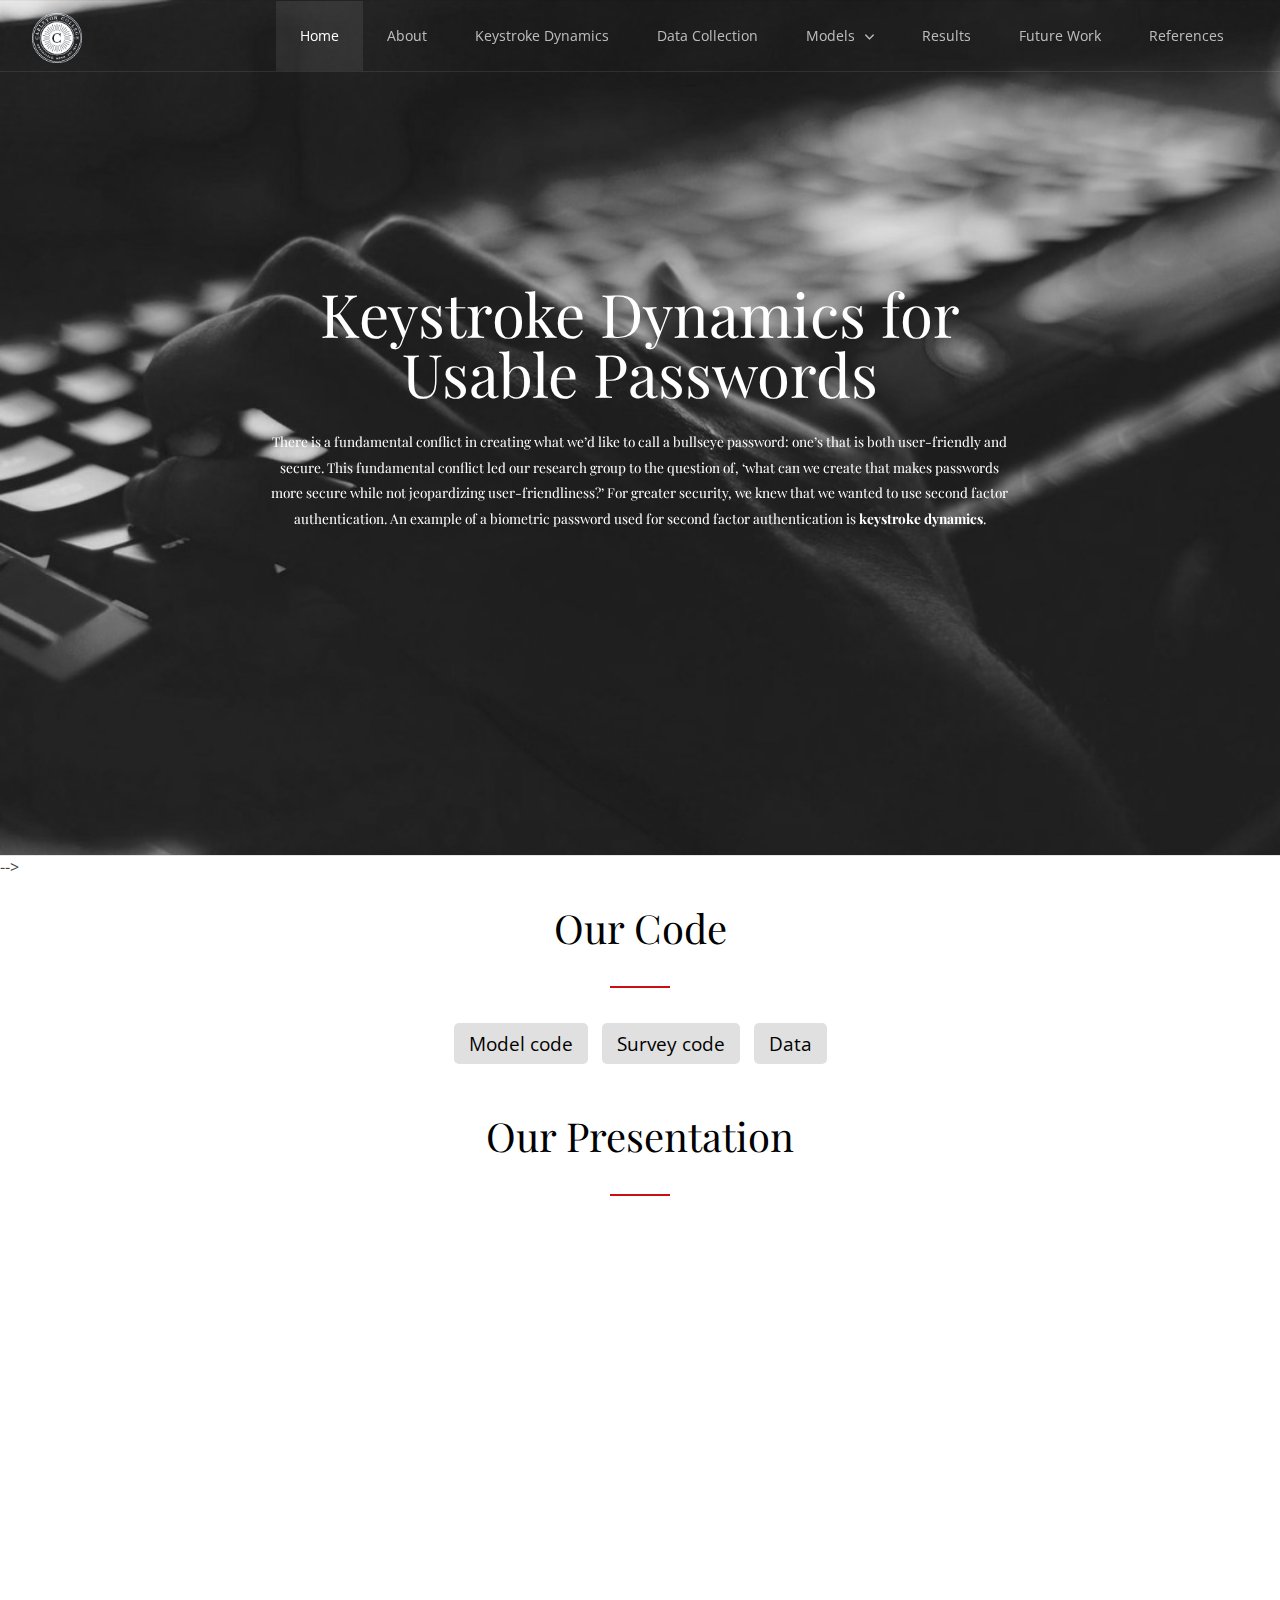
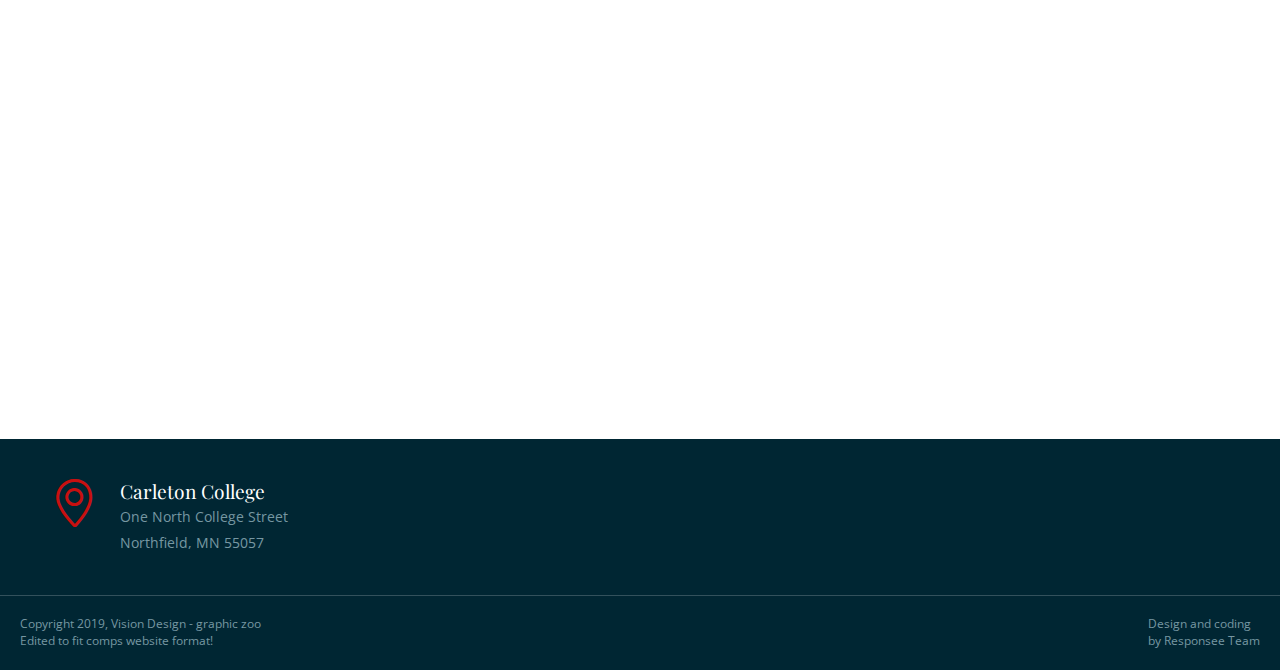
<file: index.html>
<!DOCTYPE html>
<html lang="en-US">
  <head>
    <meta charset="UTF-8">
    <meta name="viewport" content="width=device-width, initial-scale=1.0" />
    <title>Keystroke Dynamics for Usable Passwords</title>
    <link rel="stylesheet" href="css/components.css">
    <link rel="stylesheet" href="css/icons.css">
    <link rel="stylesheet" href="css/responsee.css">
    <link rel="stylesheet" href="owl-carousel/owl.carousel.css">
    <link rel="stylesheet" href="owl-carousel/owl.theme.css">     
    <link rel="stylesheet" href="css/template-style.css">
    <link href='https://fonts.googleapis.com/css?family=Playfair+Display&subset=latin,latin-ext' rel='stylesheet' type='text/css'>
    <link href='https://fonts.googleapis.com/css?family=Open+Sans:400,300,700,800&subset=latin,latin-ext' rel='stylesheet' type='text/css'>
    <script type="text/javascript" src="js/jquery-1.8.3.min.js"></script>
    <script type="text/javascript" src="js/jquery-ui.min.js"></script>      
  </head>
  
  <body class="size-1140">
    <!-- HEADER -->
    <header role="banner" class="position-absolute">    
      <!-- Top Navigation -->
      <nav class="background-transparent background-transparent-hightlight full-width sticky">
        <div class="s-12 l-2">
          <a href="index.html" class="logo">
            <!-- Logo White Version -->
            <img class="logo-white" src="img/carleton.png" style="width:50px;height:50px;" alt="">
            <!-- Logo Dark Version -->
            <!-- <img class="logo-dark" src="img/logo-dark.png" alt=""> -->
          </a>
        </div>
        <div class="top-nav s-12 l-10">
          
          <ul class="right chevron">
            <li><a href="index.html">Home</a></li>
            <li><a href="about.html">About</a></li>
            <li><a href="0keystrokes.html">Keystroke Dynamics</a></li>
            <li><a href="1data.html">Data Collection</a></li>
            <li><a>Models</a>
              <ul>
                <li><a href="2model.html">What is a model?</a></li>
                <li><a href="2stats.html">Statistical Models</a></li>
                <li><a href="3network.html">Neural Network Model</a></li>
              </ul>
            </li>
            <li><a href="4results.html">Results</a></li>
            <li><a href="5future.html">Future Work</a></li>
            <li><a href="6references.html">References</a></li>
            <!-- <li><a href="gallery.html">Gallery</a></li> -->
            <!-- <li><a href="contact.html">Contact</a></li> -->
          </ul>
        </div>
      </nav>
    </header>
    
    <!-- MAIN -->
    <main role="main">    
      <!-- Main Header -->
      <header>
        <div class="carousel-default owl-carousel carousel-main carousel-nav-white background-dark text-center">
          <div class="item">
            <div class="s-12">
              <img src="img/typingperson_background.jpg" alt="">
              <!-- image from https://www.pexels.com/photo/photo-of-person-typing-on-computer-keyboard-735911/ -->
              <div class="carousel-content">
                <div class="content-center-vertical line">
                  <div class="margin-top-bottom-80">
                    <!-- Title -->
                    <h1 class="text-white margin-bottom-30 text-size-60 text-m-size-30 text-line-height-1">Keystroke Dynamics for <br> Usable Passwords
                    <div class="s-12 m-10 l-8 center"><p class="text-white text-size-14 margin-bottom-40"><br>There is a fundamental conflict in creating what we’d like to call a bullseye password: one’s that is both user-friendly and secure. 
                      This fundamental conflict led our research group to the question of, ‘what can we create that makes passwords more secure while not jeopardizing user-friendliness?’
                      For greater security, we knew that we wanted to use second factor authentication. 
                      An example of a biometric password used for second factor authentication is <b>keystroke dynamics</b>. 
                    </p></div>
                    <div class="line">
                      <!-- <div class="s-12 m-12 l-3 center"> -->
                        <!-- <a class="button button-white-stroke s-12" href="0keystrokes.html">What are keystroke dynamics?</a> -->
                      <!-- </div>        -->
                    </div>  
                  </div>
                </div>
              </div>
            </div>
          </div>              
        </div>               
      </header>
      
      
      <hr class="break margin-top-bottom-0"> -->
      <!-- Section 4 -->
      <br><br>
      <section >
        <h2 class="text-size-40 margin-bottom-30 text-center">Our Code</h2>
        <hr class="break-small background-primary break-center">
        <div align="center">
            <form action="https://github.com/kim-allison/keystroke-models">
              <input type="submit" value="Model code" />
          </form>
          <form action="https://github.com/dazedcodes/ks-comps">
            <input type="submit" value="Survey code" />
        </form>
        <form action="https://github.com/kim-allison/keystroke-models/tree/master/data">
          <input type="submit" value="Data" />
      </form>
      </div>
          <br>
          <br>
        <h2 class="text-size-40 margin-bottom-30 text-center">Our Presentation</h2>
        <hr class="break-small background-primary break-center"> 
        <div >
          <p align="center">
            <iframe src="https://onedrive.live.com/embed?cid=C5EFB8849FD70455&amp;resid=C5EFB8849FD70455%2157182&amp;authkey=AAEY1wSehljhbpM&amp;em=2&amp;wdAr=1.7777777777777777" width="1186px" height="691px" frameborder="0">This is an embedded <a target="_blank" href="https://office.com">Microsoft Office</a> presentation, powered by <a target="_blank" href="https://office.com/webapps">Office</a>.</iframe>
          <br><br></p>
        </div>
      </section>
      
      <!-- Section 5 -->    
      <!-- <section class="section background-white text-center">
        <div class="line">
          <h2 class="text-size-50  text-m-size-40 text-center">Testimonials</h2>
          <hr class="break-small background-primary break-center">
          <div class="carousel-default owl-carousel carousel-wide-arrows">
            <div class="item">
              <div class="s-12 m-12 l-7 center text-center">
                <img class="image-testimonial-small" src="img/testimonials-04.png" alt="">
                <p class="h1 margin-bottom text-size-20">Duis autem vel eum iriure dolor in hendrerit in vulputate velit esse molestie consequat, vel illum dolore eu feugiat nulla facilisis</p>
                <p class="h1 text-size-16">Scott Star / CEO / Company</p>
              </div>
            </div>
            <div class="item"> 
              <div class="s-12 m-12 l-7 center text-center">
                <img class="image-testimonial-small" src="img/testimonials-05.png" alt="">
                <p class="h1 margin-bottom text-size-20">Duis autem vel eum iriure dolor in hendrerit in vulputate velit esse molestie consequat, vel illum dolore eu feugiat nulla facilisis</p>
                <p class="h1 text-size-16">Mark Stoner / Web Developer / Company</h5>
              </div>
            </div>
            <div class="item">
              <div class="s-12 m-12 l-7 center text-center">
                <img class="image-testimonial-small" src="img/testimonials-06.png" alt="">
                <p class="h1 margin-bottom text-size-20">Duis autem vel eum iriure dolor in hendrerit in vulputate velit esse molestie consequat, vel illum dolore eu feugiat nulla facilisis</p>
                <p class="h1 text-size-16">Jane Naismith / Web Designer / Company</p>
              </div>
            </div>
          </div>
        </div>
      </section> --><br><br><br>
    </main>
    
        <!-- FOOTER -->
        <footer>
          <!-- Contact Us
          <div class="background-primary padding text-center">
            <p class="h1">Contact Us: 0800 787 787</p>                                                                        
          </div>
           -->
          <!-- Main Footer -->
          <section class="background-dark full-width">
            <!-- Map
            <div class="s-12 m-12 l-6 margin-m-bottom-2x">
              <div class="s-12 grayscale center">  	  
                <iframe src="https://www.google.com/maps/embed?pb=!1m14!1m12!1m3!1d1459734.5702753505!2d16.91089086619977!3d48.577103681657675!2m3!1f0!2f0!3f0!3m2!1i1024!2i768!4f13.1!5e0!3m2!1ssk!2ssk!4v1457640551761" width="100%" height="450" frameborder="0" style="border:0"></iframe>
              </div>
            </div> -->
            
            <!-- Collumn 2 -->
            <div class="s-12 m-12 l-6 margin-m-bottom-2x">
              <div class="padding-2x">
                <div class="line">              
                  <div class="float-left">
                      <i class="icon-sli-location-pin text-primary icon3x"></i>
                    </div>
                    <div class="margin-left-70">
                      <h3 class="margin-bottom-0">Carleton College</h3>
                      <p>One North College Street<br>
                        Northfield, MN 55057
                      </p>               
                    </div>
                    <!-- <div class="float-left">
                      <i class="icon-sli-envelope text-primary icon3x"></i>
                    </div> -->
                    <!-- <div class="margin-left-70 margin-bottom-30">
                      <h3 class="margin-bottom-0">E-mail</h3>
                      <p>diiannic@carleton.edu<br>
                         kima3@carleton.edu<br>
                         mungerk@carleton.edu<br>
                         murphym2@carleton.edu<br>
                         reidn@carleton.edu
                      </p>              
                    </div> -->
                    <!-- <div class="float-left">
                      <i class="icon-sli-phone text-primary icon3x"></i>
                    </div> -->
                    <!-- <div class="margin-left-70">
                      <h3 class="margin-bottom-0">Phone Numbers</h3>
                      <p>0800 4521 800 50<br>
                         0450 5896 625 16<br>
                         0798 6546 465 15
                      </p>             
                    </div> -->
                </div>
              </div>
            </div>  
          </section>
    
          
          <hr class="break margin-top-bottom-0" style="border-color: rgba(0, 38, 51, 0.80);">
          
        <!-- Bottom Footer -->
        <section class="padding background-dark full-width">
          <div class="s-12 l-6">
            <p class="text-size-12">Copyright 2019, Vision Design - graphic zoo <br> Edited to fit comps website format!</p>
            <!-- <p class="text-size-12">All images have been purchased from Bigstock. Do not use the images in your website.</p> -->
          </div>
          <div class="s-12 l-6">
            <a class="right text-size-12" href="http://www.myresponsee.com" title="Responsee - lightweight responsive framework">Design and coding<br> by Responsee Team</a>
          </div>
        </section>
      </footer>
      <script type="text/javascript" src="js/responsee.js"></script>
      <script type="text/javascript" src="owl-carousel/owl.carousel.js"></script>
      <script type="text/javascript" src="js/template-scripts.js"></script>
    </body>
    </html>
</file>
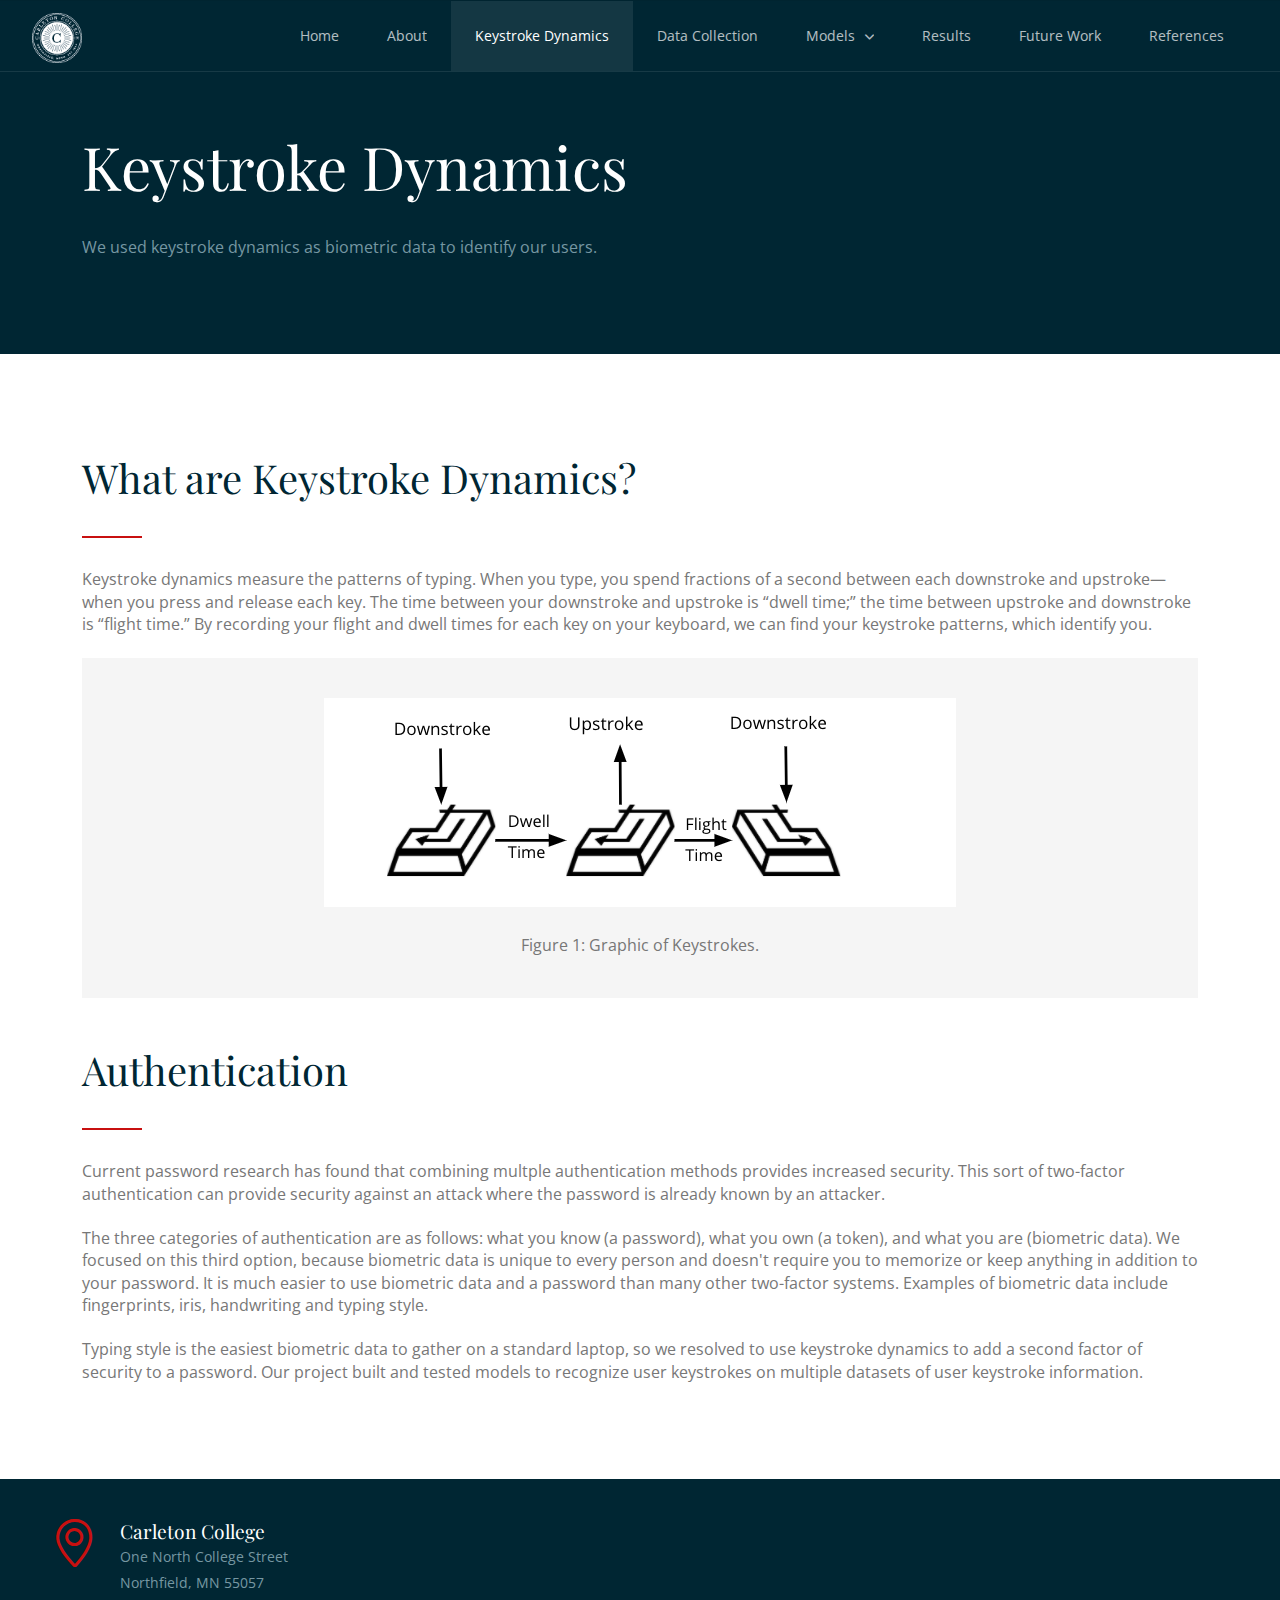
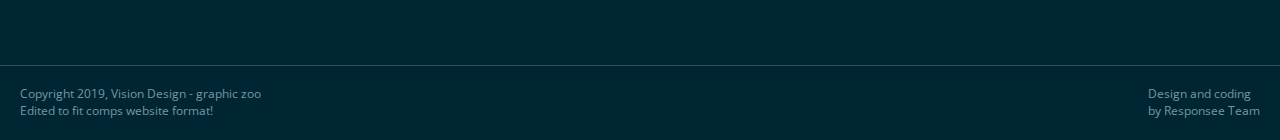
<file: 0keystrokes.html>
<!DOCTYPE html>
<html lang="en-US">
  <head>
    <meta charset="UTF-8">
    <meta name="viewport" content="width=device-width, initial-scale=1.0" />
    <title>Keystroke Dynamics for Usable Passwords</title>
    <link rel="stylesheet" href="css/components.css">
    <link rel="stylesheet" href="css/icons.css">
    <link rel="stylesheet" href="css/responsee.css">
    <link rel="stylesheet" href="owl-carousel/owl.carousel.css">
    <link rel="stylesheet" href="owl-carousel/owl.theme.css">     
    <link rel="stylesheet" href="css/template-style.css">
    <link href='https://fonts.googleapis.com/css?family=Playfair+Display&subset=latin,latin-ext' rel='stylesheet' type='text/css'>
    <link href='https://fonts.googleapis.com/css?family=Open+Sans:400,300,700,800&subset=latin,latin-ext' rel='stylesheet' type='text/css'>
    <script type="text/javascript" src="js/jquery-1.8.3.min.js"></script>
    <script type="text/javascript" src="js/jquery-ui.min.js"></script>      
  </head>
  
  <body class="size-1140">
    <!-- HEADER -->
    <header role="banner" class="position-absolute">    
      <!-- Top Navigation -->
      <nav class="background-transparent background-transparent-hightlight full-width sticky">
        <div class="s-12 l-2">
          <a href="index.html" class="logo">
            <!-- Logo White Version -->
            <img class="logo-white" src="img/carleton.png" style="width:50px;height:50px;" alt="">
            <!-- Logo Dark Version -->
            <!-- <img class="logo-dark" src="img/logo-dark.png" alt=""> -->
          </a>
        </div>
        <div class="top-nav s-12 l-10">
          
          <ul class="right chevron">
            <li><a href="index.html">Home</a></li>
            <li><a href="about.html">About</a></li>
            <li><a href="0keystrokes.html">Keystroke Dynamics</a></li>
            <li><a href="1data.html">Data Collection</a></li>
            <li><a>Models</a>
              <ul>
                <li><a href="2model.html">What is a model?</a></li>
                <li><a href="2stats.html">Statistical Models</a></li>
                <li><a href="3network.html">Neural Network Model</a></li>
              </ul>
            </li>
            <li><a href="4results.html">Results</a></li>
            <li><a href="5future.html">Future Work</a></li>
            <li><a href="6references.html">References</a></li>
            <!-- <li><a href="gallery.html">Gallery</a></li> -->
            <!-- <li><a href="contact.html">Contact</a></li> -->
          </ul>
        </div>
      </nav>
    </header>
    
    <!-- MAIN -->
    <main role="main">
      <!-- Content -->
      <article>
        <header class="section background-dark">
          <div class="line">        
            <h1 class="text-white margin-top-bottom-40 text-size-60 text-line-height-1">Keystroke Dynamics</h1>
            <p class="margin-bottom-0 text-size-16">We used keystroke dynamics as biometric data to identify our users.</p>
          </div>  
        </header>
        <div class="section background-white"> 
          <div class="line">  
            <h2 class="text-size-40 margin-bottom-30">What are Keystroke Dynamics?</h2>
            <hr class="break-small background-primary margin-bottom-30">
            <p class="margin-bottom-0 text-size-16">
            Keystroke dynamics measure the patterns of typing. 
            When you type, you spend fractions of a second between each downstroke and 
            upstroke&mdash;when you press and release each key. The time between your downstroke
            and upstroke is “dwell time;” the time between upstroke and downstroke is “flight time.” 
            By recording your flight and dwell times for each key on your keyboard, we can find your
            keystroke patterns, which identify you.
            <br><br>
            </p> 
            <blockquote>
            <img class="center margin-left-right-auto display-block"src="img/Key_stroke_visual.jpg" alt="">
            <center><br>Figure 1: Graphic of Keystrokes.</center>
            </blockquote>
            <br><br>
            <h2 class="text-size-40 margin-bottom-30">Authentication</h2>
            <hr class="break-small background-primary margin-bottom-30">
            <p class="margin-bottom-0 text-size-16">
            Current password research has found that combining multple authentication methods provides 
            increased security. This sort of two-factor authentication can provide security against an attack where 
            the password is already known by an attacker. </p>
            <br>
            <p class="margin-bottom-0 text-size-16">
            The three categories of authentication are as follows: what you know (a password), 
            what you own (a token), and what you are (biometric data). We focused on this 
            third option, because biometric data is unique to every person and doesn't require you 
            to memorize or keep anything in addition to your password. It is much easier to use biometric
            data and a password than many other two-factor systems. Examples of biometric data 
            include fingerprints, iris, handwriting and typing style.</p>
            <br>
            <p class="margin-bottom-0 text-size-16">Typing style is the easiest biometric data to 
            gather on a standard laptop, so we resolved to use keystroke dynamics to add a 
            second factor of security to a password. Our project built and tested models to recognize
            user keystrokes on multiple datasets of user keystroke information.
            </p> 
            
          </div>
        </div> 
      </article>
    </main>
    
     <!-- FOOTER -->
     <footer>
      <!-- Contact Us
      <div class="background-primary padding text-center">
        <p class="h1">Contact Us: 0800 787 787</p>                                                                        
      </div>
       -->
      <!-- Main Footer -->
      <section class="background-dark full-width">
        <!-- Map
        <div class="s-12 m-12 l-6 margin-m-bottom-2x">
          <div class="s-12 grayscale center">  	  
            <iframe src="https://www.google.com/maps/embed?pb=!1m14!1m12!1m3!1d1459734.5702753505!2d16.91089086619977!3d48.577103681657675!2m3!1f0!2f0!3f0!3m2!1i1024!2i768!4f13.1!5e0!3m2!1ssk!2ssk!4v1457640551761" width="100%" height="450" frameborder="0" style="border:0"></iframe>
          </div>
        </div> -->
        
        <!-- Collumn 2 -->
        <div class="s-12 m-12 l-6 margin-m-bottom-2x">
          <div class="padding-2x">
            <div class="line">              
              <div class="float-left">
                  <i class="icon-sli-location-pin text-primary icon3x"></i>
                </div>
                <div class="margin-left-70 margin-bottom-30">
                  <h3 class="margin-bottom-0">Carleton College</h3>
                  <p>One North College Street<br>
                    Northfield, MN 55057
                  </p>               
                </div>
                <!-- <div class="float-left">
                  <i class="icon-sli-envelope text-primary icon3x"></i>
                </div> -->
                <!-- <div class="margin-left-70 margin-bottom-30">
                  <h3 class="margin-bottom-0">E-mail</h3>
                  <p>diiannic@carleton.edu<br>
                     kima3@carleton.edu<br>
                     mungerk@carleton.edu<br>
                     murphym2@carleton.edu<br>
                     reidn@carleton.edu
                  </p>              
                </div> -->
                <!-- <div class="float-left">
                  <i class="icon-sli-phone text-primary icon3x"></i>
                </div> -->
                <!-- <div class="margin-left-70">
                  <h3 class="margin-bottom-0">Phone Numbers</h3>
                  <p>0800 4521 800 50<br>
                     0450 5896 625 16<br>
                     0798 6546 465 15
                  </p>             
                </div> -->
            </div>
          </div>
        </div>  
      </section>

      
      <hr class="break margin-top-bottom-0" style="border-color: rgba(0, 38, 51, 0.80);">
      
    <!-- Bottom Footer -->
    <section class="padding background-dark full-width">
      <div class="s-12 l-6">
        <p class="text-size-12">Copyright 2019, Vision Design - graphic zoo <br> Edited to fit comps website format!</p>
        <!-- <p class="text-size-12">All images have been purchased from Bigstock. Do not use the images in your website.</p> -->
      </div>
      <div class="s-12 l-6">
        <a class="right text-size-12" href="http://www.myresponsee.com" title="Responsee - lightweight responsive framework">Design and coding<br> by Responsee Team</a>
      </div>
    </section>
  </footer>
  <script type="text/javascript" src="js/responsee.js"></script>
  <script type="text/javascript" src="owl-carousel/owl.carousel.js"></script>
  <script type="text/javascript" src="js/template-scripts.js"></script>
</body>
</html>
</file>
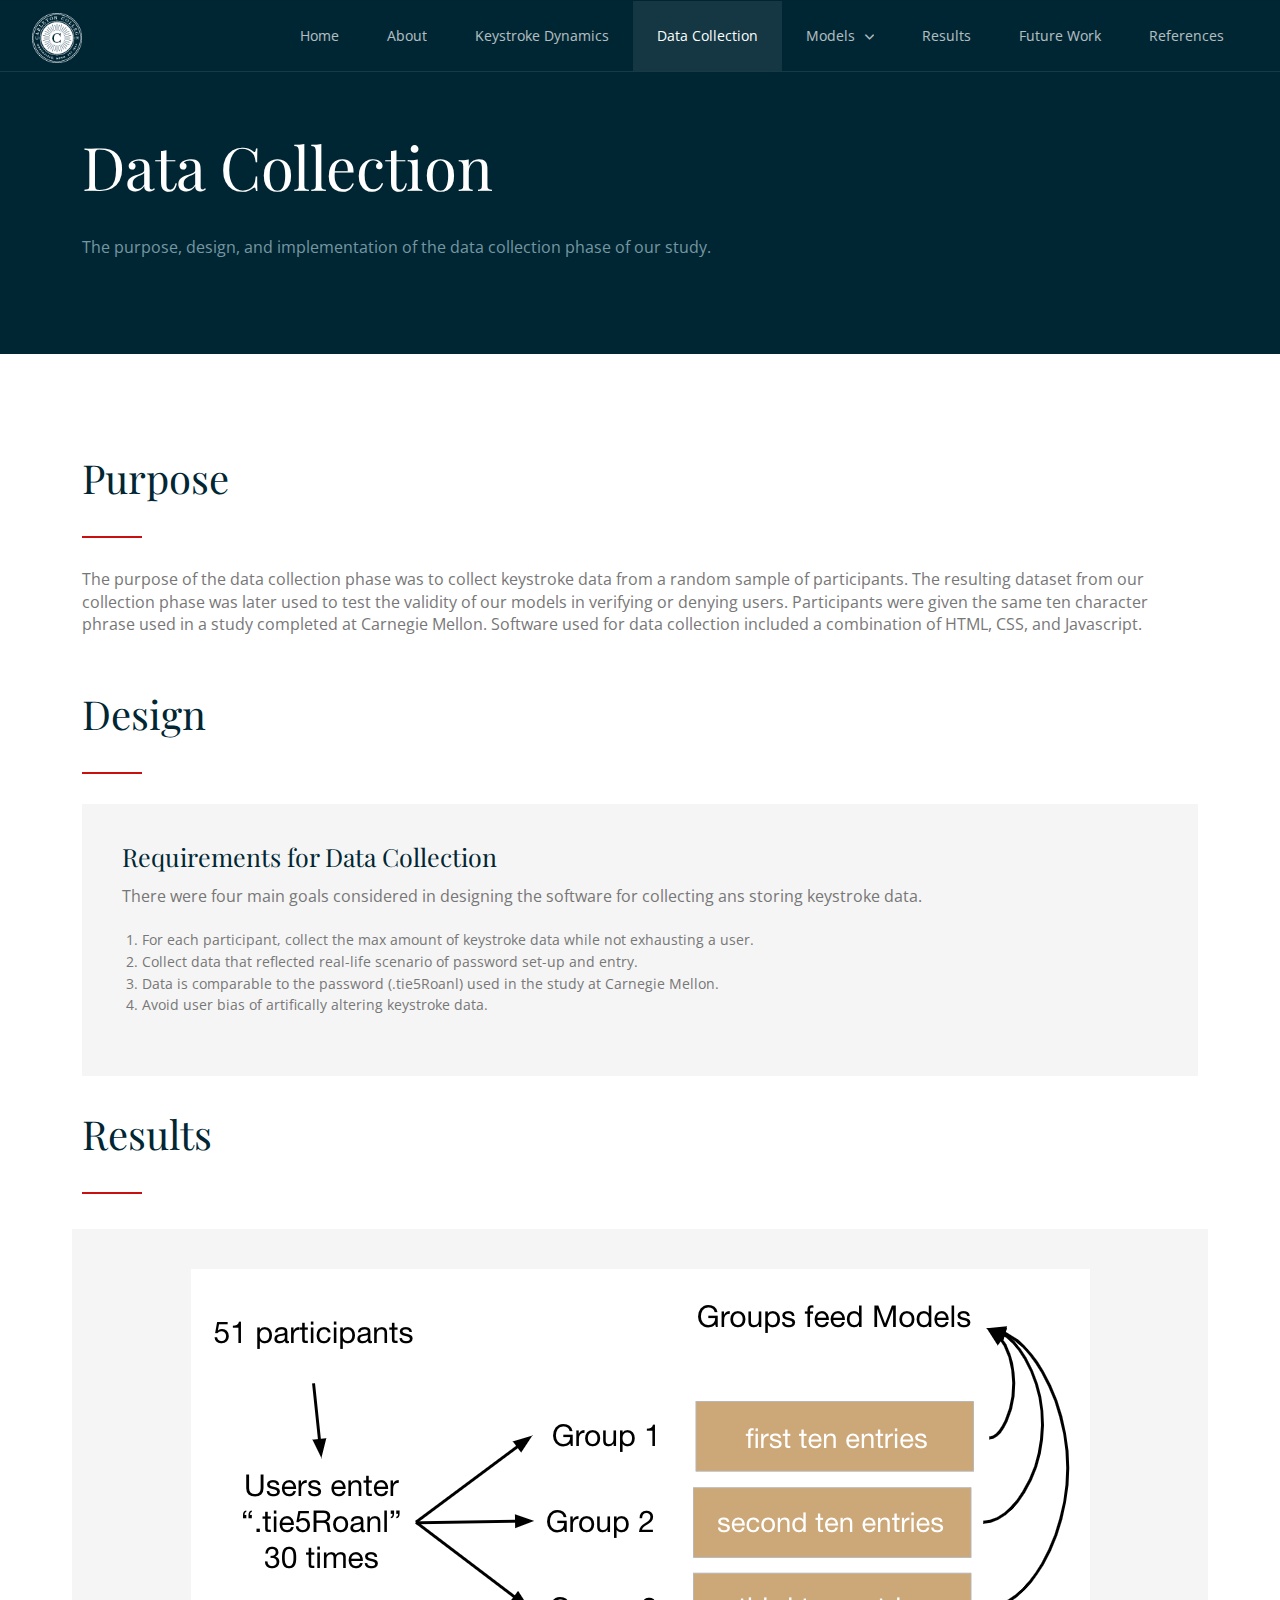
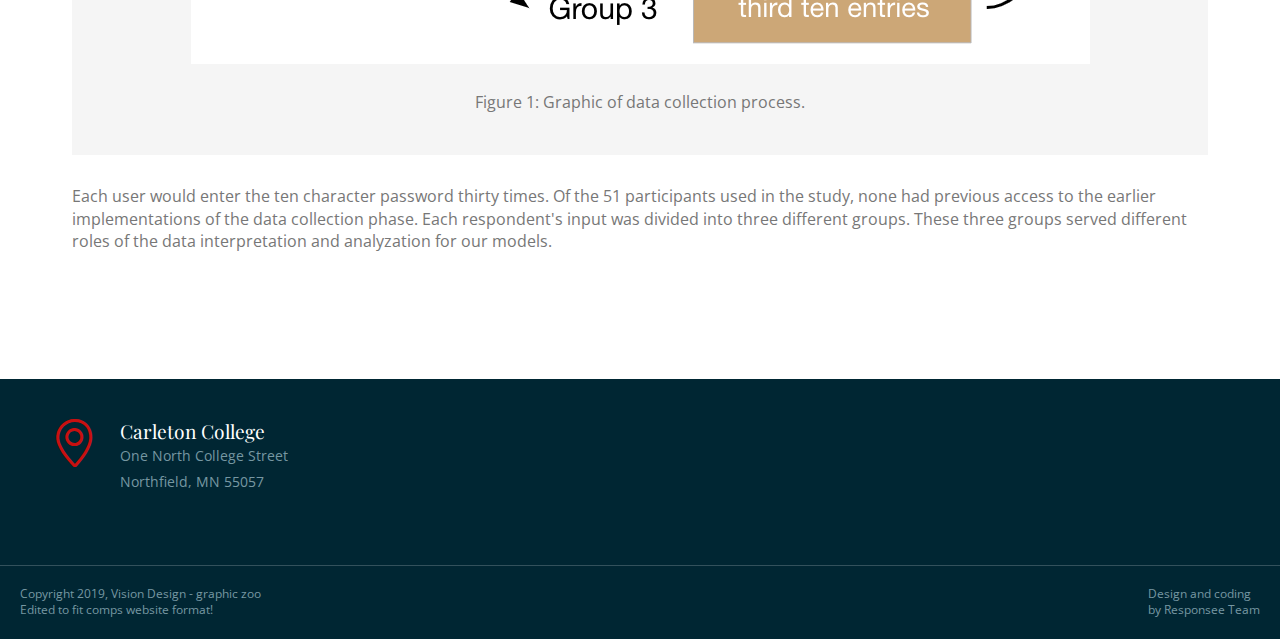
<file: 1data.html>
<!DOCTYPE html>
<html lang="en-US">
  <head>
    <meta charset="UTF-8">
    <meta name="viewport" content="width=device-width, initial-scale=1.0" />
    <title>Keystroke Dynamics for Usable Passwords</title>
    <link rel="stylesheet" href="css/components.css">
    <link rel="stylesheet" href="css/icons.css">
    <link rel="stylesheet" href="css/responsee.css">
    <link rel="stylesheet" href="owl-carousel/owl.carousel.css">
    <link rel="stylesheet" href="owl-carousel/owl.theme.css">
    <link rel="stylesheet" href="css/template-style.css">
    <link href='https://fonts.googleapis.com/css?family=Playfair+Display&subset=latin,latin-ext' rel='stylesheet' type='text/css'>
    <link href='https://fonts.googleapis.com/css?family=Open+Sans:400,300,700,800&subset=latin,latin-ext' rel='stylesheet' type='text/css'>
    <script type="text/javascript" src="js/jquery-1.8.3.min.js"></script>
    <script type="text/javascript" src="js/jquery-ui.min.js"></script>
  </head>

  <body class="size-1140">
    <!-- HEADER -->
    <header role="banner" class="position-absolute">
      <!-- Top Navigation -->
      <nav class="background-transparent background-transparent-hightlight full-width sticky">
        <div class="s-12 l-2">
          <a href="index.html" class="logo">
            <!-- Logo White Version -->
            <img class="logo-white" src="img/carleton.png" style="width:50px;height:50px;" alt="">
            <!-- Logo Dark Version -->
            <!-- <img class="logo-dark" src="img/logo-dark.png" alt=""> -->
          </a>
        </div>
        <div class="top-nav s-12 l-10">

          <ul class="right chevron">
            <li><a href="index.html">Home</a></li>
            <li><a href="about.html">About</a></li>
            <li><a href="0keystrokes.html">Keystroke Dynamics</a></li>
            <li><a href="1data.html">Data Collection</a></li>
            <li><a>Models</a>
              <ul>
                <li><a href="2model.html">What is a model?</a></li>
                <li><a href="2stats.html">Statistical Models</a></li>
                <li><a href="3network.html">Neural Network Model</a></li>
              </ul>
            </li>
            <li><a href="4results.html">Results</a></li>
            <li><a href="5future.html">Future Work</a></li>
            <li><a href="6references.html">References</a></li>
            <!-- <li><a href="gallery.html">Gallery</a></li> -->
            <!-- <li><a href="contact.html">Contact</a></li> -->
          </ul>
        </div>
      </nav>
    </header>

    <!-- MAIN -->
    <main role="main">
      <!-- Content -->
      <article>
        <header class="section background-dark">
          <div class="line">
            <h1 class="text-white margin-top-bottom-40 text-size-60 text-line-height-1">Data Collection</h1>
            <p class="margin-bottom-0 text-size-16">The purpose, design, and implementation of the data collection phase of our study.<br>
            </p>
          </div>
        </header>
        <div class="section background-white">
          <div class="line">
            <h2 class="text-size-40 margin-bottom-30">Purpose</h2>
            <hr class="break-small background-primary margin-bottom-30">
            <p class="text-size-16 margin-bottom-50">
            The purpose of the data collection phase was to collect keystroke data from a random sample of participants.
            The resulting dataset from our collection phase was later used to test the validity of our models in verifying or denying users.
            Participants were given the same ten character phrase used in a study completed at Carnegie Mellon.
            Software used for data collection included a combination of HTML, CSS, and Javascript.
            </p>

            <h2 class="text-size-40 margin-bottom-30">Design</h2>
            <hr class="break-small background-primary margin-bottom-30">
            <blockquote class="margin-top-bottom-25">
              <h3 class="text-size-25 text-line-height-1 margin-bottom-15">Requirements for Data Collection</h3>
              There were four main goals considered in designing the software for collecting ans storing keystroke data. <br>
              <ol class="text-size-20 margin-top-bottom-20">
                <li>For each participant, collect the max amount of keystroke data while not exhausting a user.</li>
                <li>Collect data that reflected real-life scenario of password set-up and entry.</li>
                <li>Data is comparable to the password (.tie5Roanl) used in the study at <a href="https://www.cs.cmu.edu/~keystroke" target="_blank">Carnegie Mellon</a>. </li>
                <li>Avoid user bias of artifically altering keystroke data.</li>
              </ol>

            </blockquote>

            <h2 class="text-size-40 margin-top-bottom-30">Results</h2>
            <hr class="break-small background-primary margin-bottom-2">

            <div class="line margin-top-30">
              <div class="margin">
                  <div>
                  <blockquote>
                  <img class="center margin-left-right-auto display-block"src="img/datacollection-graphic.png" alt="">
                  <center><br>Figure 1: Graphic of data collection process.</center>
                  </blockquote>
                  <p class="text-size-16 margin-top-bottom-30">
                  Each user would enter the ten character password thirty times.
                  Of the 51 participants used in the study, none had previous access to the earlier implementations of the data collection phase.
                  Each respondent's input was divided into three different groups.
                  These three groups served different roles of the data interpretation and analyzation for our models.
                  </p>
                </div>
              </div>
            </div>
          </div>
        </div>
      </article>
    </main>

      <!-- FOOTER -->
      <footer>
        <!-- Contact Us
        <div class="background-primary padding text-center">
          <p class="h1">Contact Us: 0800 787 787</p>                                                                        
        </div>
         -->
        <!-- Main Footer -->
        <section class="background-dark full-width">
          <!-- Map
          <div class="s-12 m-12 l-6 margin-m-bottom-2x">
            <div class="s-12 grayscale center">  	  
              <iframe src="https://www.google.com/maps/embed?pb=!1m14!1m12!1m3!1d1459734.5702753505!2d16.91089086619977!3d48.577103681657675!2m3!1f0!2f0!3f0!3m2!1i1024!2i768!4f13.1!5e0!3m2!1ssk!2ssk!4v1457640551761" width="100%" height="450" frameborder="0" style="border:0"></iframe>
            </div>
          </div> -->
          
          <!-- Collumn 2 -->
          <div class="s-12 m-12 l-6 margin-m-bottom-2x">
            <div class="padding-2x">
              <div class="line">              
                <div class="float-left">
                    <i class="icon-sli-location-pin text-primary icon3x"></i>
                  </div>
                  <div class="margin-left-70 margin-bottom-30">
                    <h3 class="margin-bottom-0">Carleton College</h3>
                    <p>One North College Street<br>
                      Northfield, MN 55057
                    </p>               
                  </div>
                  <!-- <div class="float-left">
                    <i class="icon-sli-envelope text-primary icon3x"></i>
                  </div> -->
                  <!-- <div class="margin-left-70 margin-bottom-30">
                    <h3 class="margin-bottom-0">E-mail</h3>
                    <p>diiannic@carleton.edu<br>
                       kima3@carleton.edu<br>
                       mungerk@carleton.edu<br>
                       murphym2@carleton.edu<br>
                       reidn@carleton.edu
                    </p>              
                  </div> -->
                  <!-- <div class="float-left">
                    <i class="icon-sli-phone text-primary icon3x"></i>
                  </div> -->
                  <!-- <div class="margin-left-70">
                    <h3 class="margin-bottom-0">Phone Numbers</h3>
                    <p>0800 4521 800 50<br>
                       0450 5896 625 16<br>
                       0798 6546 465 15
                    </p>             
                  </div> -->
              </div>
            </div>
          </div>  
        </section>
  
        
        <hr class="break margin-top-bottom-0" style="border-color: rgba(0, 38, 51, 0.80);">
        
      <!-- Bottom Footer -->
      <section class="padding background-dark full-width">
        <div class="s-12 l-6">
          <p class="text-size-12">Copyright 2019, Vision Design - graphic zoo <br> Edited to fit comps website format!</p>
          <!-- <p class="text-size-12">All images have been purchased from Bigstock. Do not use the images in your website.</p> -->
        </div>
        <div class="s-12 l-6">
          <a class="right text-size-12" href="http://www.myresponsee.com" title="Responsee - lightweight responsive framework">Design and coding<br> by Responsee Team</a>
        </div>
      </section>
    </footer>
    <script type="text/javascript" src="js/responsee.js"></script>
    <script type="text/javascript" src="owl-carousel/owl.carousel.js"></script>
    <script type="text/javascript" src="js/template-scripts.js"></script>
  </body>
  </html>
</file>
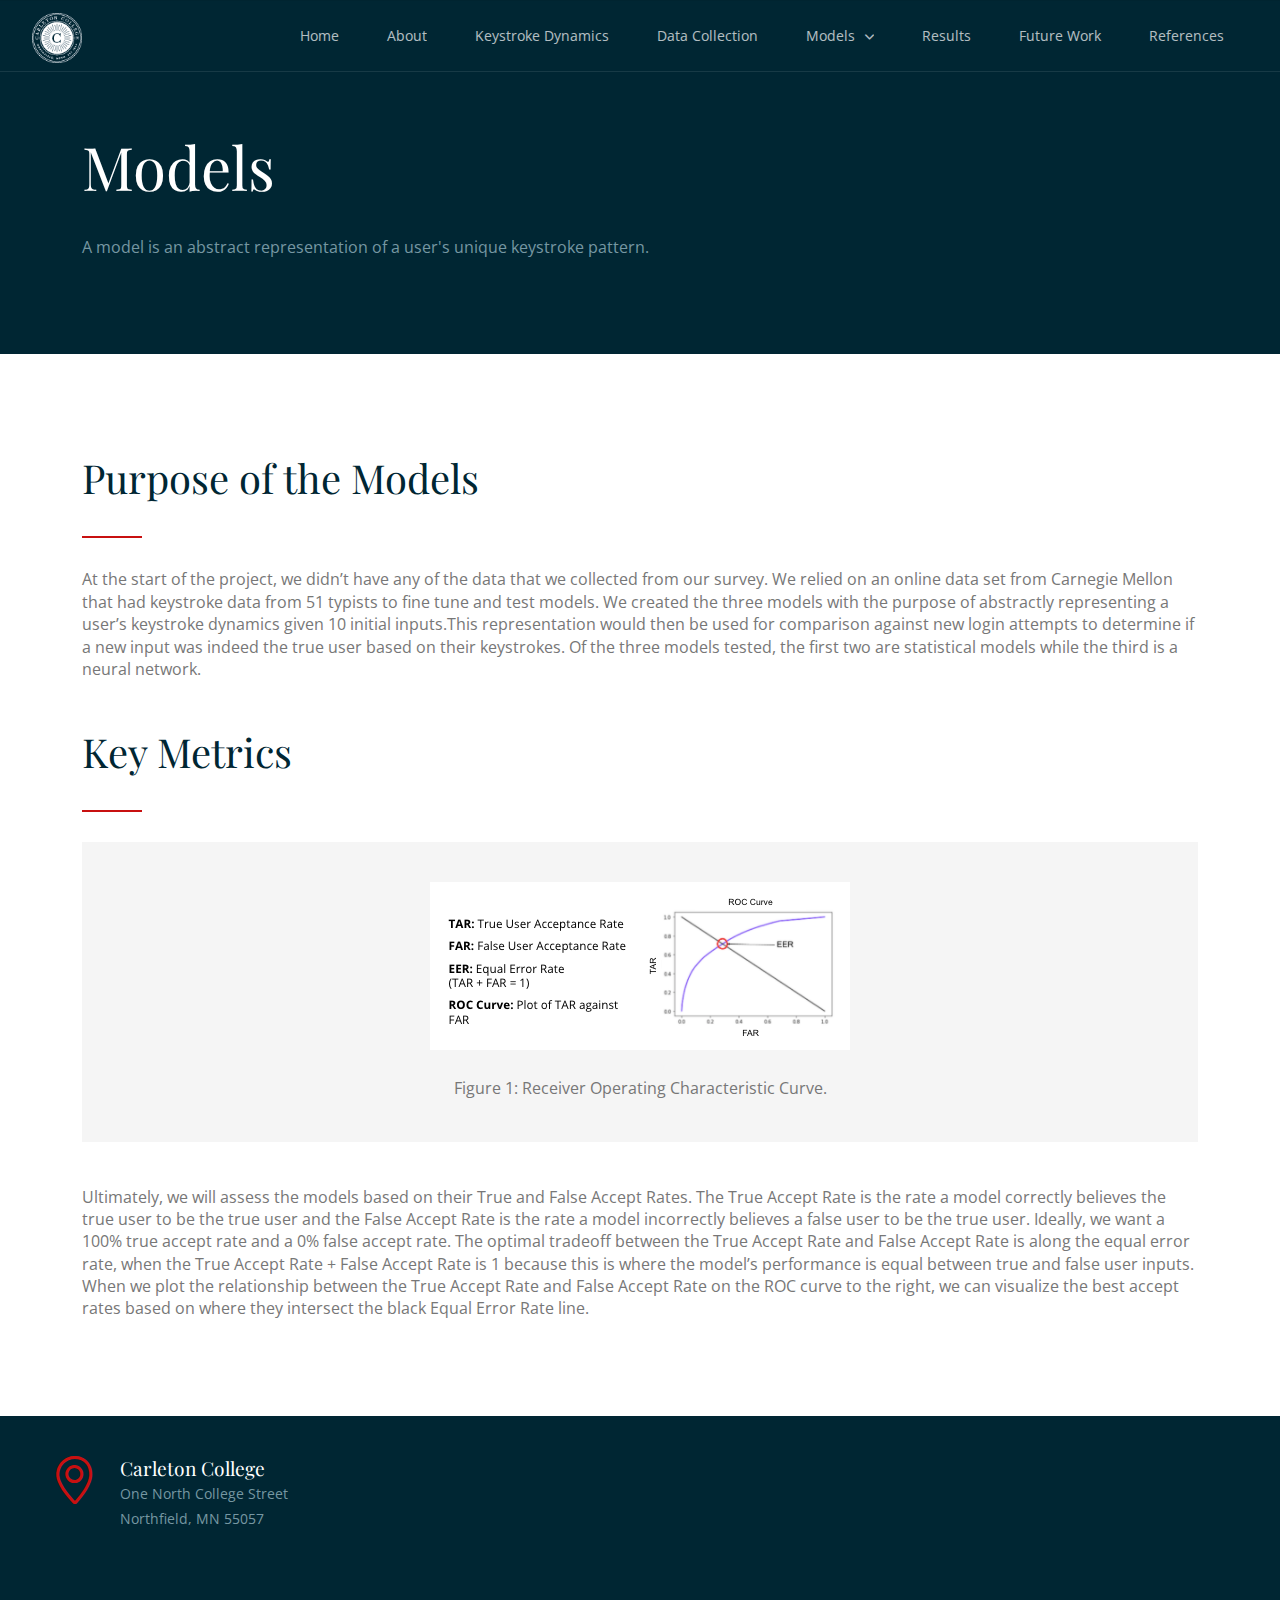
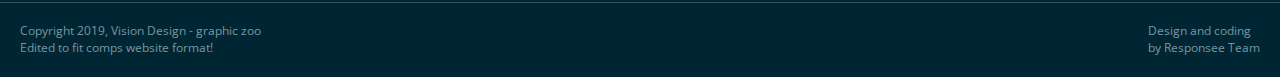
<file: 2model.html>
<!DOCTYPE html>
<html lang="en-US">
  <head>
    <meta charset="UTF-8">
    <meta name="viewport" content="width=device-width, initial-scale=1.0" />
    <title>Keystroke Dynamics for Usable Passwords</title>
    <link rel="stylesheet" href="css/components.css">
    <link rel="stylesheet" href="css/icons.css">
    <link rel="stylesheet" href="css/responsee.css">
    <link rel="stylesheet" href="owl-carousel/owl.carousel.css">
    <link rel="stylesheet" href="owl-carousel/owl.theme.css">     
    <link rel="stylesheet" href="css/template-style.css">
    <link href='https://fonts.googleapis.com/css?family=Playfair+Display&subset=latin,latin-ext' rel='stylesheet' type='text/css'>
    <link href='https://fonts.googleapis.com/css?family=Open+Sans:400,300,700,800&subset=latin,latin-ext' rel='stylesheet' type='text/css'>
    <script type="text/javascript" src="js/jquery-1.8.3.min.js"></script>
    <script type="text/javascript" src="js/jquery-ui.min.js"></script>      
  </head>
  
  <body class="size-1140">
    <!-- HEADER -->
    <header role="banner" class="position-absolute">    
      <!-- Top Navigation -->
      <nav class="background-transparent background-transparent-hightlight full-width sticky">
        <div class="s-12 l-2">
          <a href="index.html" class="logo">
            <!-- Logo White Version -->
            <img class="logo-white" src="img/carleton.png" style="width:50px;height:50px;" alt="">
            <!-- Logo Dark Version -->
            <!-- <img class="logo-dark" src="img/logo-dark.png" alt=""> -->
          </a>
        </div>
        <div class="top-nav s-12 l-10">
          
          <ul class="right chevron">
            <li><a href="index.html">Home</a></li>
            <li><a href="about.html">About</a></li>
            <li><a href="0keystrokes.html">Keystroke Dynamics</a></li>
            <li><a href="1data.html">Data Collection</a></li>
            <li><a>Models</a>
              <ul>
                <li><a href="2model.html">What is a model?</a></li>
                <li><a href="2stats.html">Statistical Models</a></li>
                <li><a href="3network.html">Neural Network Model</a></li>
              </ul>
            </li>
            <li><a href="4results.html">Results</a></li>
            <li><a href="5future.html">Future Work</a></li>
            <li><a href="6references.html">References</a></li>
            <!-- <li><a href="gallery.html">Gallery</a></li> -->
            <!-- <li><a href="contact.html">Contact</a></li> -->
          </ul>
        </div>
      </nav>
    </header>
    
    <!-- MAIN -->
    <main role="main">
      <!-- Content -->
      <article>
        <header class="section background-dark">
          <div class="line">        
            <h1 class="text-white margin-top-bottom-40 text-size-60 text-line-height-1">Models</h1>
            <p class="margin-bottom-0 text-size-16">A model is an abstract representation of a user's unique keystroke pattern.</p>
          </div>  
        </header>
        <div class="section background-white"> 
          <div class="line">  
            <h2 class="text-size-40 margin-bottom-30">Purpose of the Models</h2>
            <hr class="break-small background-primary margin-bottom-30">
            <p class="margin-bottom-0 text-size-16">
            At the start of the project, we didn’t have any of the data that we collected from our survey. We relied on an online data set from Carnegie Mellon that had keystroke data from 51 typists to fine tune and test models.
            We created the three models with the purpose of abstractly representing a user’s keystroke dynamics given 10 initial inputs.This representation would then be used for comparison against new login attempts to determine if a new input was indeed the true user based on their keystrokes.
            Of the three models tested, the first two are statistical models while the third is a neural network.
            </p> 
            <br><br>
            <h2 class="text-size-40 margin-bottom-30">Key Metrics</h2>
            <hr class="break-small background-primary margin-bottom-30">
            <blockquote>
            <img class="center margin-left-right-auto display-block"src="img/ROC_curve2.jpg" alt="">
            <center><br>Figure 1: Receiver Operating Characteristic Curve.</center>
            </blockquote>
            <br><br>
            <p class="margin-bottom-0 text-size-16">
            Ultimately, we will assess the models based on their True and False Accept Rates. The True Accept Rate is the rate a model correctly believes the true user to be the true user and the False Accept Rate is the rate a model incorrectly believes a false user to be the true user. Ideally, we want a 100% true accept rate and a 0% false accept rate. The optimal tradeoff between the True Accept Rate and False Accept Rate is along the equal error rate, when the True Accept Rate + False Accept Rate is 1 because this is where the model’s performance is equal between true and false user inputs. When we plot the relationship between the True Accept Rate and False Accept Rate on the ROC curve to the right, we can visualize the best accept rates based on where they intersect the black Equal Error Rate line.
            </p>
          </div>
        </div> 
      </article>
    </main>
    
      <!-- FOOTER -->
      <footer>
        <!-- Contact Us
        <div class="background-primary padding text-center">
          <p class="h1">Contact Us: 0800 787 787</p>                                                                        
        </div>
         -->
        <!-- Main Footer -->
        <section class="background-dark full-width">
          <!-- Map
          <div class="s-12 m-12 l-6 margin-m-bottom-2x">
            <div class="s-12 grayscale center">  	  
              <iframe src="https://www.google.com/maps/embed?pb=!1m14!1m12!1m3!1d1459734.5702753505!2d16.91089086619977!3d48.577103681657675!2m3!1f0!2f0!3f0!3m2!1i1024!2i768!4f13.1!5e0!3m2!1ssk!2ssk!4v1457640551761" width="100%" height="450" frameborder="0" style="border:0"></iframe>
            </div>
          </div> -->
          
          <!-- Collumn 2 -->
          <div class="s-12 m-12 l-6 margin-m-bottom-2x">
            <div class="padding-2x">
              <div class="line">              
                <div class="float-left">
                    <i class="icon-sli-location-pin text-primary icon3x"></i>
                  </div>
                  <div class="margin-left-70 margin-bottom-30">
                    <h3 class="margin-bottom-0">Carleton College</h3>
                    <p>One North College Street<br>
                      Northfield, MN 55057
                    </p>               
                  </div>
                  <!-- <div class="float-left">
                    <i class="icon-sli-envelope text-primary icon3x"></i>
                  </div> -->
                  <!-- <div class="margin-left-70 margin-bottom-30">
                    <h3 class="margin-bottom-0">E-mail</h3>
                    <p>diiannic@carleton.edu<br>
                       kima3@carleton.edu<br>
                       mungerk@carleton.edu<br>
                       murphym2@carleton.edu<br>
                       reidn@carleton.edu
                    </p>              
                  </div> -->
                  <!-- <div class="float-left">
                    <i class="icon-sli-phone text-primary icon3x"></i>
                  </div> -->
                  <!-- <div class="margin-left-70">
                    <h3 class="margin-bottom-0">Phone Numbers</h3>
                    <p>0800 4521 800 50<br>
                       0450 5896 625 16<br>
                       0798 6546 465 15
                    </p>             
                  </div> -->
              </div>
            </div>
          </div>  
        </section>
  
        
        <hr class="break margin-top-bottom-0" style="border-color: rgba(0, 38, 51, 0.80);">
        
      <!-- Bottom Footer -->
      <section class="padding background-dark full-width">
        <div class="s-12 l-6">
          <p class="text-size-12">Copyright 2019, Vision Design - graphic zoo <br> Edited to fit comps website format!</p>
          <!-- <p class="text-size-12">All images have been purchased from Bigstock. Do not use the images in your website.</p> -->
        </div>
        <div class="s-12 l-6">
          <a class="right text-size-12" href="http://www.myresponsee.com" title="Responsee - lightweight responsive framework">Design and coding<br> by Responsee Team</a>
        </div>
      </section>
    </footer>
    <script type="text/javascript" src="js/responsee.js"></script>
    <script type="text/javascript" src="owl-carousel/owl.carousel.js"></script>
    <script type="text/javascript" src="js/template-scripts.js"></script>
  </body>
  </html>
</file>
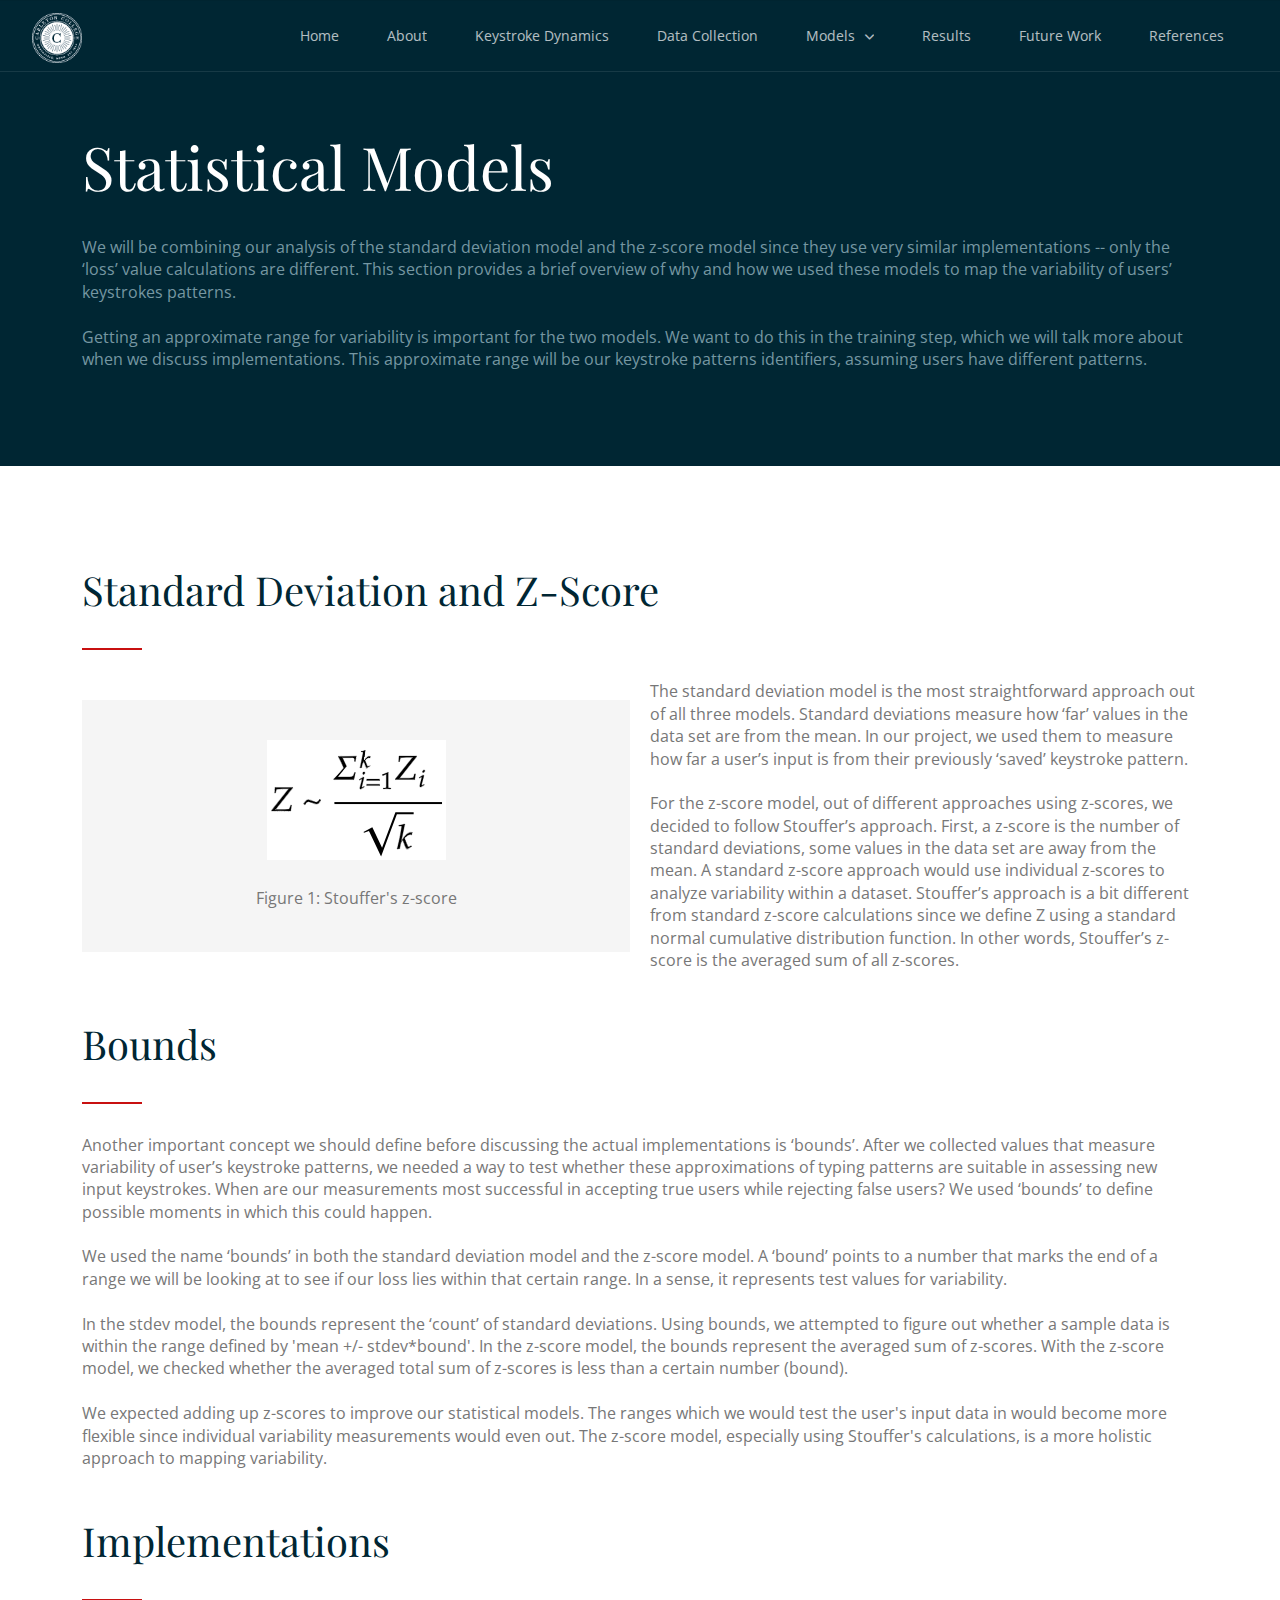
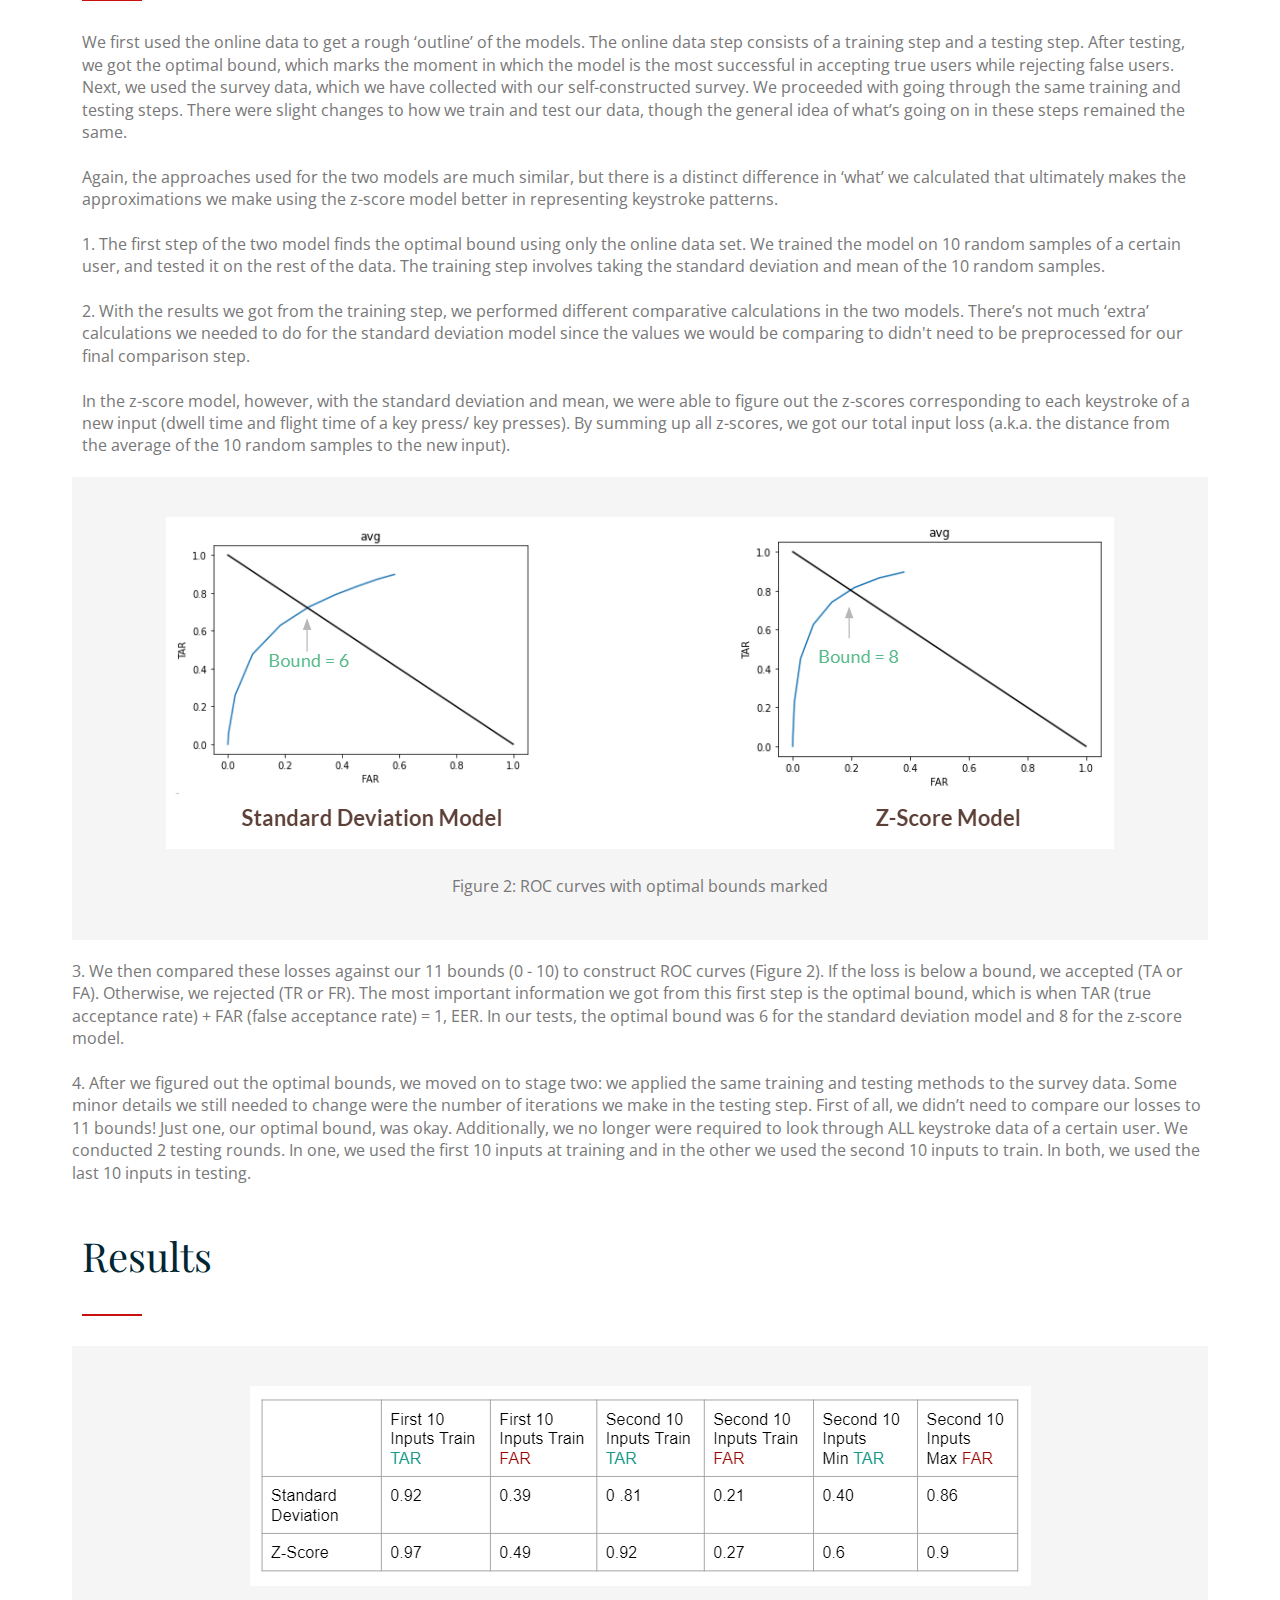
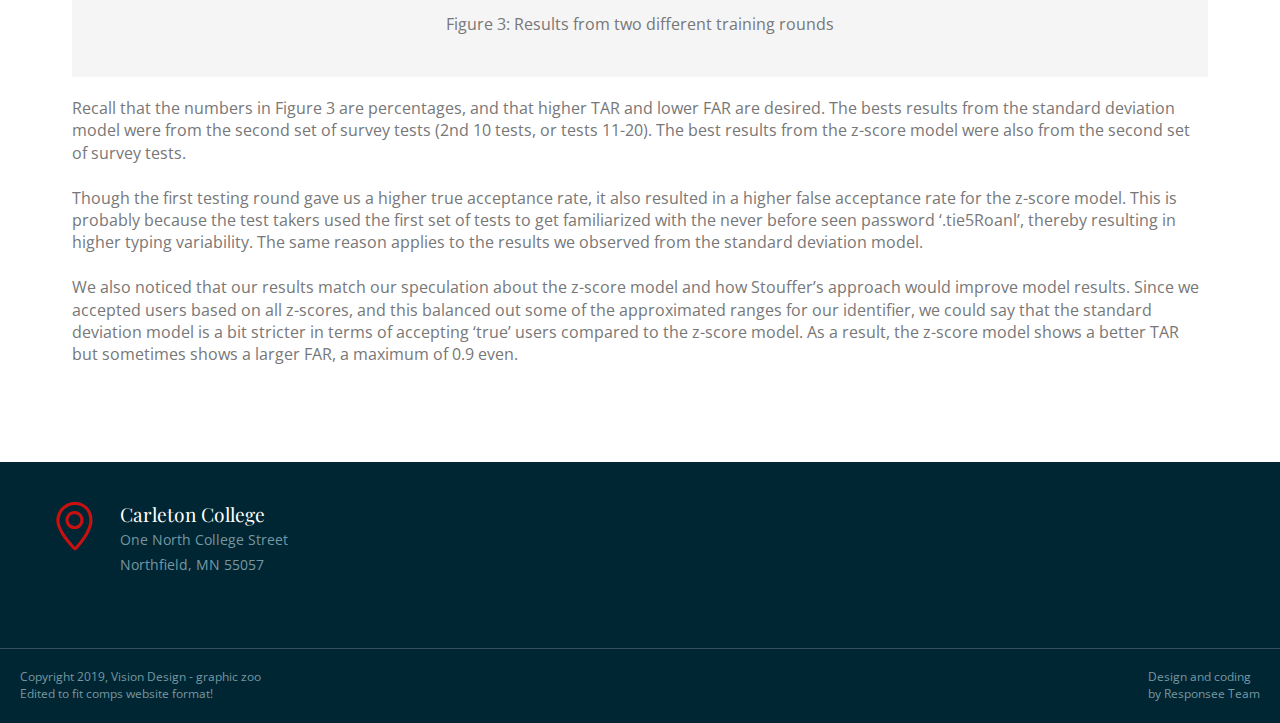
<file: 2stats.html>
<!DOCTYPE html>
<html lang="en-US">
  <head>
    <meta charset="UTF-8">
    <meta name="viewport" content="width=device-width, initial-scale=1.0" />
    <title>Keystroke Dynamics for Usable Passwords</title>
    <link rel="stylesheet" href="css/components.css">
    <link rel="stylesheet" href="css/icons.css">
    <link rel="stylesheet" href="css/responsee.css">
    <link rel="stylesheet" href="owl-carousel/owl.carousel.css">
    <link rel="stylesheet" href="owl-carousel/owl.theme.css">     
    <link rel="stylesheet" href="css/template-style.css">
    <link href='https://fonts.googleapis.com/css?family=Playfair+Display&subset=latin,latin-ext' rel='stylesheet' type='text/css'>
    <link href='https://fonts.googleapis.com/css?family=Open+Sans:400,300,700,800&subset=latin,latin-ext' rel='stylesheet' type='text/css'>
    <script type="text/javascript" src="js/jquery-1.8.3.min.js"></script>
    <script type="text/javascript" src="js/jquery-ui.min.js"></script>      
  </head>
  
  <body class="size-1140">
    <!-- HEADER -->
    <header role="banner" class="position-absolute">    
      <!-- Top Navigation -->
      <nav class="background-transparent background-transparent-hightlight full-width sticky">
        <div class="s-12 l-2">
          <a href="index.html" class="logo">
            <!-- Logo White Version -->
            <img class="logo-white" src="img/carleton.png" style="width:50px;height:50px;" alt="">
            <!-- Logo Dark Version -->
            <!-- <img class="logo-dark" src="img/logo-dark.png" alt=""> -->
          </a>
        </div>
        <div class="top-nav s-12 l-10">
          
          <ul class="right chevron">
            <li><a href="index.html">Home</a></li>
            <li><a href="about.html">About</a></li>
            <li><a href="0keystrokes.html">Keystroke Dynamics</a></li>
            <li><a href="1data.html">Data Collection</a></li>
            <li><a>Models</a>
              <ul>
                <li><a href="2model.html">What is a model?</a></li>
                <li><a href="2stats.html">Statistical Models</a></li>
                <li><a href="3network.html">Neural Network Model</a></li>
              </ul>
            </li>
            <li><a href="4results.html">Results</a></li>
            <li><a href="5future.html">Future Work</a></li>
            <li><a href="6references.html">References</a></li>
            <!-- <li><a href="gallery.html">Gallery</a></li> -->
            <!-- <li><a href="contact.html">Contact</a></li> -->
          </ul>
        </div>
      </nav>
    </header>
    
    <!-- MAIN -->
    <main role="main">
      <!-- Content -->
      <article>
        <header class="section background-dark">
          <div class="line">        
            <h1 class="text-white margin-top-bottom-40 text-size-60 text-line-height-1">Statistical Models</h1>
            <p class="margin-bottom-0 text-size-16">We will be combining our analysis of the standard deviation model and the z-score model since they use very similar implementations -- only the ‘loss’ value calculations are different. This section provides a brief overview of why and how we used these models to map the variability of users’ keystrokes patterns.
              <br><br>
              Getting an approximate range for variability is important for the two models. We want to do this in the training step, which we will talk more about when we discuss implementations. This approximate range will be our keystroke patterns identifiers, assuming users have different patterns.
              </p>
          </div>  
        </header>
        <div class="section background-white"> 
          <div class="line">  
            <h2 class="text-size-40 margin-bottom-30">Standard Deviation and Z-Score</h2>
            <hr class="break-small background-primary margin-bottom-30">
              <div>
                <div class="margin">
                  <div class="s-12 m-6 l-6">
                    <blockquote class="margin-top-bottom-20">
                      <img class = "center" src="img/stouffer.png" style="width:179px;height:120px;" alt="">
                      <center><br>Figure 1: Stouffer's z-score</center>
                    </blockquote>
                  </div>
                  <div class="s-12 m-6 l-6">
                    <p class="margin-bottom-0 text-size-16">
                      The standard deviation model is the most straightforward approach out of all three models. Standard deviations measure how ‘far’ values in the data set are from the mean. In our project, we used them to measure how far a user’s input is from their previously ‘saved’ keystroke pattern. 
                      <br><br>
                      For the z-score model, out of different approaches using z-scores, we decided to follow Stouffer’s approach. First, a z-score is the number of standard deviations, some values in the data set are away from the mean. A standard z-score approach would use individual z-scores to analyze variability within a dataset. Stouffer’s approach is a bit different from standard z-score calculations since we define Z using a standard normal cumulative distribution function. In other words, Stouffer’s z-score is the averaged sum of all z-scores.
                    </p>
                  </div>
                </div>
              </div> 
            <br><br>

            <h2 class="text-size-40 margin-bottom-30">Bounds</h2>
            <hr class="break-small background-primary margin-bottom-30">
            <p class="margin-bottom-0 text-size-16">
              Another important concept we should define before discussing the actual implementations is ‘bounds’. After we collected values that measure variability of user’s keystroke patterns, we needed a way to test whether these approximations of typing patterns are suitable in assessing new input keystrokes. When are our measurements most successful in accepting true users while rejecting false users? We used ‘bounds’ to define possible moments in which this could happen.
              <br><br>
              We used the name ‘bounds’ in both the standard deviation model and the z-score model. A ‘bound’ points to a number that marks the end of a range we will be looking at to see if our loss lies within that certain range. In a sense, it represents test values for variability. 
              <br><br>
              In the stdev model, the bounds represent the ‘count’ of standard deviations. Using bounds, we attempted to figure out whether a sample data is within the range defined by 'mean +/- stdev*bound'. In the z-score model, the bounds represent the averaged sum of z-scores. With the z-score model, we checked whether the averaged total sum of z-scores is less than a certain number (bound).
              <br><br>
              We expected adding up z-scores to improve our statistical models. The ranges which we would test the user's input data in would become more flexible since individual variability measurements would even out. The z-score model, especially using Stouffer's calculations, is a more holistic approach to mapping variability. 
            </p> 
            <!-- <blockquote class="margin-top-bottom-20">
              <h3 class="text-size-20 text-line-height-1 margin-bottom-15">Mirum est notare quam littera gothica</h3>
              Mirum est notare quam littera gothica, quam nunc putamus parum claram, anteposuerit litterarum formas humanitatis per seacula quarta decima et quinta decima.
            </blockquote>
             -->
             <br><br>

             <h2 class="text-size-40 margin-bottom-30">Implementations</h2>
            <hr class="break-small background-primary margin-bottom-30">
            <p class="margin-bottom-0 text-size-16">We first used the online data to get a rough ‘outline’ of the models. The online data step consists of a training step and a testing step. After testing, we got the optimal bound, which marks the moment in which the model is the most successful in accepting true users while rejecting false users.
              Next, we used the survey data, which we have collected with our self-constructed survey. We proceeded with going through the same training and testing steps. There were slight changes to how we train and test our data, though the general idea of what’s going on in these steps remained the same.
              <br><br>
              Again, the approaches used for the two models are much similar, but there is a distinct difference in ‘what’ we calculated that ultimately makes the approximations we make using the z-score model better in representing keystroke patterns.
              <br><br>
              1. The first step of the two model finds the optimal bound using only the online data set. We trained the model on 10 random samples of a certain user, and tested it on the rest of the data. The training step involves taking the standard deviation and mean of the 10 random samples. 
              <br><br>
              2. With the results we got from the training step, we performed different comparative calculations in the two models.
              There’s not much ‘extra’ calculations we needed to do for the standard deviation model since the values we would be comparing to didn't need to be preprocessed for our final comparison step.
              <br><br>
              In the z-score model, however, with the standard deviation and mean, we were able to figure out the z-scores corresponding to each keystroke of a new input (dwell time and flight time of a key press/ key presses). By summing up all z-scores, we got our total input loss (a.k.a. the distance from the average of the 10 random samples to the new input). 

            </p>
            <div>
              <div class="margin">
                <div >
                  <blockquote class="margin-top-bottom-20">
                    <img class = "center" src="img/optbound.png" style="width:948px;height:332px;" alt="">
                    <center><br>Figure 2: ROC curves with optimal bounds marked</center>
                  </blockquote>
                </div>
                <div>
                  <p class="margin-bottom-0 text-size-16">
                    3. We then compared these losses against our 11 bounds (0 - 10) to construct ROC curves (Figure 2). If the loss is below a bound, we accepted (TA or FA). Otherwise, we rejected (TR or FR). The most important information we got from this first step is the optimal bound, which is when TAR (true acceptance rate) + FAR (false acceptance rate) = 1, EER. In our tests, the optimal bound was 6 for the standard deviation model and 8 for the z-score model.
                    <br><br>
                    4. After we figured out the optimal bounds, we moved on to stage two: we applied the same training and testing methods to the survey data. 
                    Some minor details we still needed to change were the number of iterations we make in the testing step. First of all, we didn’t need to compare our losses to 11 bounds! Just one, our optimal bound, was okay. Additionally, we no longer were required to look through ALL keystroke data of a certain user. We conducted 2 testing rounds. In one, we used the first 10 inputs at training and in the other we used the second 10 inputs to train. In both, we used the last 10 inputs in testing.
                  </p>
                </div>
              </div>   
              <br><br>

             <h2 class="text-size-40 margin-bottom-30">Results</h2>
            <hr class="break-small background-primary margin-bottom-30">
            
              <div>
                <div class="margin">
                  <div >
                    <blockquote class="margin-top-bottom-20">
                      <img class = "center" src="img/stats_results.png" style="width:781px;height:200px;" alt="">
                      <center><br>Figure 3: Results from two different training rounds</center>
                    </blockquote>
                  </div>
                  <div>
                    <p class="margin-bottom-0 text-size-16">
                      Recall that the numbers in Figure 3 are percentages, and that higher TAR and lower FAR are desired.
                      The bests results from the standard deviation model were from the second set of survey tests (2nd 10 tests, or tests 11-20).
                      The best results from the z-score model were also from the second set of survey tests. 
                      <br><br>
                      Though the first testing round gave us a higher true acceptance rate, it also resulted in a higher false acceptance rate for the z-score model. This is probably because the test takers used the first set of tests to get familiarized with the never before seen password ‘.tie5Roanl’, thereby resulting in higher typing variability. The same reason applies to the results we observed from the standard deviation model.
                      <br><br>
                      We also noticed that our results match our speculation about the z-score model and how Stouffer’s approach would improve model results. Since we accepted users based on all z-scores, and this balanced out some of the approximated ranges for our identifier, we could say that the standard deviation model is a bit stricter in terms of accepting ‘true’ users compared to the z-score model. As a result, the z-score model shows a better TAR but sometimes shows a larger FAR, a maximum of 0.9 even.
                    </p>
                  </div>
                </div>   
          </div>
        </div> 
      </article>
    </main>
    
     <!-- FOOTER -->
     <footer>
      <!-- Contact Us
      <div class="background-primary padding text-center">
        <p class="h1">Contact Us: 0800 787 787</p>                                                                        
      </div>
       -->
      <!-- Main Footer -->
      <section class="background-dark full-width">
        <!-- Map
        <div class="s-12 m-12 l-6 margin-m-bottom-2x">
          <div class="s-12 grayscale center">  	  
            <iframe src="https://www.google.com/maps/embed?pb=!1m14!1m12!1m3!1d1459734.5702753505!2d16.91089086619977!3d48.577103681657675!2m3!1f0!2f0!3f0!3m2!1i1024!2i768!4f13.1!5e0!3m2!1ssk!2ssk!4v1457640551761" width="100%" height="450" frameborder="0" style="border:0"></iframe>
          </div>
        </div> -->
        
        <!-- Collumn 2 -->
        <div class="s-12 m-12 l-6 margin-m-bottom-2x">
          <div class="padding-2x">
            <div class="line">              
              <div class="float-left">
                  <i class="icon-sli-location-pin text-primary icon3x"></i>
                </div>
                <div class="margin-left-70 margin-bottom-30">
                  <h3 class="margin-bottom-0">Carleton College</h3>
                  <p>One North College Street<br>
                    Northfield, MN 55057
                  </p>               
                </div>
                <!-- <div class="float-left">
                  <i class="icon-sli-envelope text-primary icon3x"></i>
                </div> -->
                <!-- <div class="margin-left-70 margin-bottom-30">
                  <h3 class="margin-bottom-0">E-mail</h3>
                  <p>diiannic@carleton.edu<br>
                     kima3@carleton.edu<br>
                     mungerk@carleton.edu<br>
                     murphym2@carleton.edu<br>
                     reidn@carleton.edu
                  </p>              
                </div> -->
                <!-- <div class="float-left">
                  <i class="icon-sli-phone text-primary icon3x"></i>
                </div> -->
                <!-- <div class="margin-left-70">
                  <h3 class="margin-bottom-0">Phone Numbers</h3>
                  <p>0800 4521 800 50<br>
                     0450 5896 625 16<br>
                     0798 6546 465 15
                  </p>             
                </div> -->
            </div>
          </div>
        </div>  
      </section>

      
      <hr class="break margin-top-bottom-0" style="border-color: rgba(0, 38, 51, 0.80);">
      
    <!-- Bottom Footer -->
    <section class="padding background-dark full-width">
      <div class="s-12 l-6">
        <p class="text-size-12">Copyright 2019, Vision Design - graphic zoo <br> Edited to fit comps website format!</p>
        <!-- <p class="text-size-12">All images have been purchased from Bigstock. Do not use the images in your website.</p> -->
      </div>
      <div class="s-12 l-6">
        <a class="right text-size-12" href="http://www.myresponsee.com" title="Responsee - lightweight responsive framework">Design and coding<br> by Responsee Team</a>
      </div>
    </section>
  </footer>
  <script type="text/javascript" src="js/responsee.js"></script>
  <script type="text/javascript" src="owl-carousel/owl.carousel.js"></script>
  <script type="text/javascript" src="js/template-scripts.js"></script>
</body>
</html>
</file>
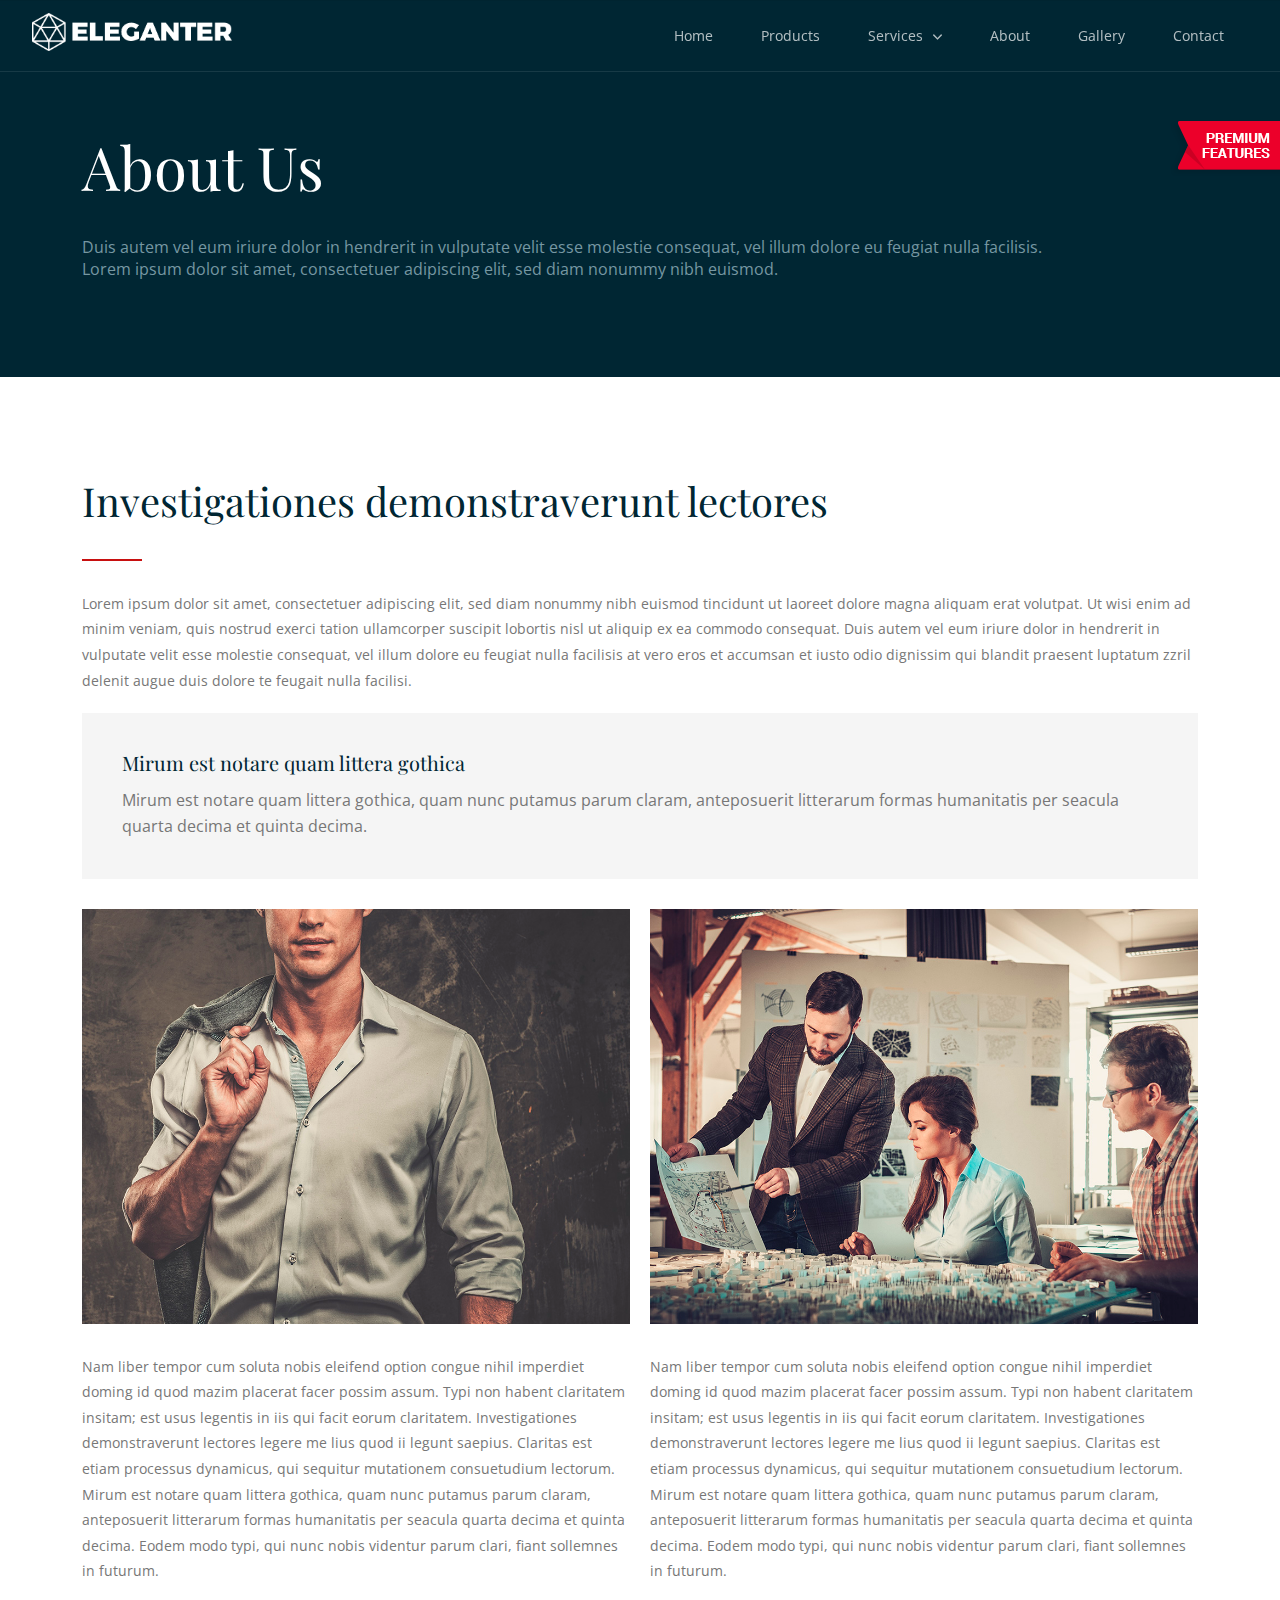
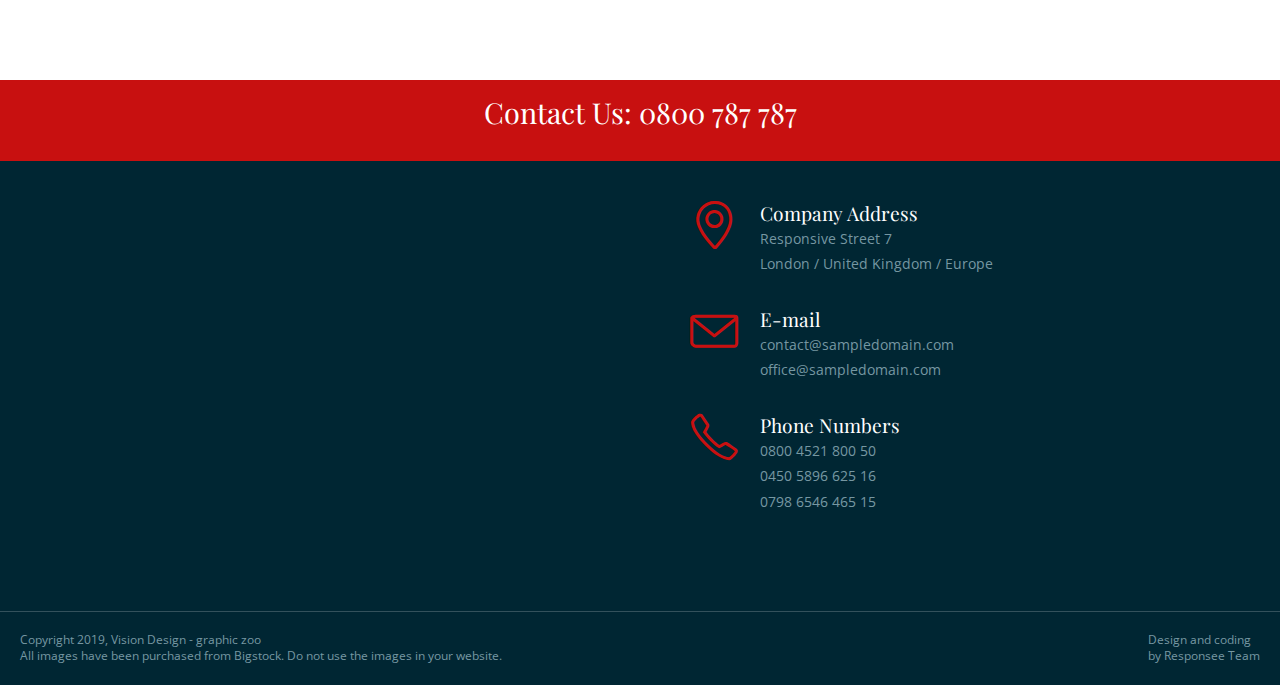
<file: 3model.html>
<!DOCTYPE html>
<html lang="en-US">
  <head>
    <meta charset="UTF-8">
    <meta name="viewport" content="width=device-width, initial-scale=1.0" />
    <title>Eleganter - New Amazing HTML5 Template</title>
    <link rel="stylesheet" href="css/components.css">
    <link rel="stylesheet" href="css/icons.css">
    <link rel="stylesheet" href="css/responsee.css">
    <link rel="stylesheet" href="owl-carousel/owl.carousel.css">
    <link rel="stylesheet" href="owl-carousel/owl.theme.css">     
    <link rel="stylesheet" href="css/template-style.css">
    <link href='https://fonts.googleapis.com/css?family=Playfair+Display&subset=latin,latin-ext' rel='stylesheet' type='text/css'>
    <link href='https://fonts.googleapis.com/css?family=Open+Sans:400,300,700,800&subset=latin,latin-ext' rel='stylesheet' type='text/css'>
    <script type="text/javascript" src="js/jquery-1.8.3.min.js"></script>
    <script type="text/javascript" src="js/jquery-ui.min.js"></script>      
  </head>
  
  <body class="size-1140">
  	<!-- PREMIUM FEATURES BUTTON -->
  	<a target="_blank" class="hide-s" href="../template/eleganter-premium-responsive-business-template/" style="position:fixed;top:120px;right:-14px;z-index:10;"><img src="img/premium-features.png" alt=""></a>
    <!-- HEADER -->
    <header role="banner" class="position-absolute">    
      <!-- Top Navigation -->
      <nav class="background-transparent background-transparent-hightlight full-width sticky">
        <div class="s-12 l-2">
          <a href="index.html" class="logo">
            <!-- Logo White Version -->
            <img class="logo-white" src="img/logo.png" alt="">
            <!-- Logo Dark Version -->
            <img class="logo-dark" src="img/logo-dark.png" alt="">
          </a>
        </div>
        <div class="top-nav s-12 l-10">
          
          <ul class="right chevron">
            <li><a href="index.html">Home</a></li>
            <li><a href="products.html">Products</a></li>
            <li><a>Services</a>
              <ul>
                <li><a>Service 1</a>
                  <ul>
                    <li><a>Service 1 A</a></li>
                    <li><a>Service 1 B</a></li>
                  </ul>
                </li>
                <li><a>Service 2</a></li>
              </ul>
            </li>
            <li><a href="about.html">About</a></li>
            <li><a href="gallery.html">Gallery</a></li>
            <li><a href="contact.html">Contact</a></li>
          </ul>
        </div>
      </nav>
    </header>
    
    <!-- MAIN -->
    <main role="main">
      <!-- Content -->
      <article>
        <header class="section background-dark">
          <div class="line">        
            <h1 class="text-white margin-top-bottom-40 text-size-60 text-line-height-1">About Us</h1>
            <p class="margin-bottom-0 text-size-16">Duis autem vel eum iriure dolor in hendrerit in vulputate velit esse molestie consequat, vel illum dolore eu feugiat nulla facilisis.<br>
            Lorem ipsum dolor sit amet, consectetuer adipiscing elit, sed diam nonummy nibh euismod.</p>
          </div>  
        </header>
        <div class="section background-white"> 
          <div class="line">  
            <h2 class="text-size-40 margin-bottom-30">Investigationes demonstraverunt lectores</h2>
            <hr class="break-small background-primary margin-bottom-30">
            <p>
            Lorem ipsum dolor sit amet, consectetuer adipiscing elit, sed diam nonummy nibh euismod tincidunt ut laoreet dolore magna aliquam erat volutpat. 
            Ut wisi enim ad minim veniam, quis nostrud exerci tation ullamcorper suscipit lobortis nisl ut aliquip ex ea commodo consequat. 
            Duis autem vel eum iriure dolor in hendrerit in vulputate velit esse molestie consequat, vel illum dolore eu feugiat nulla facilisis at vero eros 
            et accumsan et iusto odio dignissim qui blandit praesent luptatum zzril delenit augue duis dolore te feugait nulla facilisi.
            </p> 
            <blockquote class="margin-top-bottom-20">
              <h3 class="text-size-20 text-line-height-1 margin-bottom-15">Mirum est notare quam littera gothica</h3>
              Mirum est notare quam littera gothica, quam nunc putamus parum claram, anteposuerit litterarum formas humanitatis per seacula quarta decima et quinta decima.
            </blockquote>
            
            <div class="line margin-top-30">
              <div class="margin">
                <div class="s-12 m-6 l-6">
                  <img src="img/img-01.jpg" alt="">
                  <p class="margin-top-30">
                  Nam liber tempor cum soluta nobis eleifend option congue nihil imperdiet doming id quod mazim placerat facer possim assum. Typi non habent claritatem insitam; 
                  est usus legentis in iis qui facit eorum claritatem. Investigationes demonstraverunt lectores legere me lius quod ii legunt saepius. 
                  Claritas est etiam processus dynamicus, qui sequitur mutationem consuetudium lectorum. Mirum est notare quam littera gothica, quam nunc 
                  putamus parum claram, anteposuerit litterarum formas humanitatis per seacula quarta decima et quinta decima. Eodem modo typi, qui nunc 
                  nobis videntur parum clari, fiant sollemnes in futurum.
                  </p>
                </div>
                <div class="s-12 m-6 l-6">
                  <img src="img/img-02.jpg" alt="">
                  <p class="margin-top-30">
                  Nam liber tempor cum soluta nobis eleifend option congue nihil imperdiet doming id quod mazim placerat facer possim assum. Typi non habent claritatem insitam; 
                  est usus legentis in iis qui facit eorum claritatem. Investigationes demonstraverunt lectores legere me lius quod ii legunt saepius. 
                  Claritas est etiam processus dynamicus, qui sequitur mutationem consuetudium lectorum. Mirum est notare quam littera gothica, quam nunc 
                  putamus parum claram, anteposuerit litterarum formas humanitatis per seacula quarta decima et quinta decima. Eodem modo typi, qui nunc 
                  nobis videntur parum clari, fiant sollemnes in futurum.
                  </p>
                </div>
              </div>
            </div>      
          </div>
        </div> 
      </article>
    </main>
    
    <!-- FOOTER -->
    <footer>
      <!-- Contact Us -->
      <div class="background-primary padding text-center">
        <p class="h1">Contact Us: 0800 787 787</p>                                                                        
      </div>
      
      <!-- Main Footer -->
      <section class="background-dark full-width">
        <!-- Map -->
        <div class="s-12 m-12 l-6 margin-m-bottom-2x">
          <div class="s-12 grayscale center">  	  
            <iframe src="https://www.google.com/maps/embed?pb=!1m14!1m12!1m3!1d1459734.5702753505!2d16.91089086619977!3d48.577103681657675!2m3!1f0!2f0!3f0!3m2!1i1024!2i768!4f13.1!5e0!3m2!1ssk!2ssk!4v1457640551761" width="100%" height="450" frameborder="0" style="border:0"></iframe>
          </div>
        </div>
        
        <!-- Collumn 2 -->
        <div class="s-12 m-12 l-6 margin-m-bottom-2x">
          <div class="padding-2x">
            <div class="line">              
              <div class="float-left">
                  <i class="icon-sli-location-pin text-primary icon3x"></i>
                </div>
                <div class="margin-left-70 margin-bottom-30">
                  <h3 class="margin-bottom-0">Company Address</h3>
                  <p>Responsive Street 7<br>
                     London / United Kingdom / Europe
                  </p>               
                </div>
                <div class="float-left">
                  <i class="icon-sli-envelope text-primary icon3x"></i>
                </div>
                <div class="margin-left-70 margin-bottom-30">
                  <h3 class="margin-bottom-0">E-mail</h3>
                  <p>contact@sampledomain.com<br>
                     office@sampledomain.com
                  </p>              
                </div>
                <div class="float-left">
                  <i class="icon-sli-phone text-primary icon3x"></i>
                </div>
                <div class="margin-left-70">
                  <h3 class="margin-bottom-0">Phone Numbers</h3>
                  <p>0800 4521 800 50<br>
                     0450 5896 625 16<br>
                     0798 6546 465 15
                  </p>             
                </div>
            </div>
          </div>
        </div>  
      </section>
      <hr class="break margin-top-bottom-0" style="border-color: rgba(0, 38, 51, 0.80);">
      
      <!-- Bottom Footer -->
      <section class="padding background-dark full-width">
        <div class="s-12 l-6">
          <p class="text-size-12">Copyright 2019, Vision Design - graphic zoo</p>
          <p class="text-size-12">All images have been purchased from Bigstock. Do not use the images in your website.</p>
        </div>
        <div class="s-12 l-6">
          <a class="right text-size-12" href="http://www.myresponsee.com" title="Responsee - lightweight responsive framework">Design and coding<br> by Responsee Team</a>
        </div>
      </section>
    </footer>
    <script type="text/javascript" src="js/responsee.js"></script>
    <script type="text/javascript" src="owl-carousel/owl.carousel.js"></script>
    <script type="text/javascript" src="js/template-scripts.js"></script>
  </body>
</html>
</file>
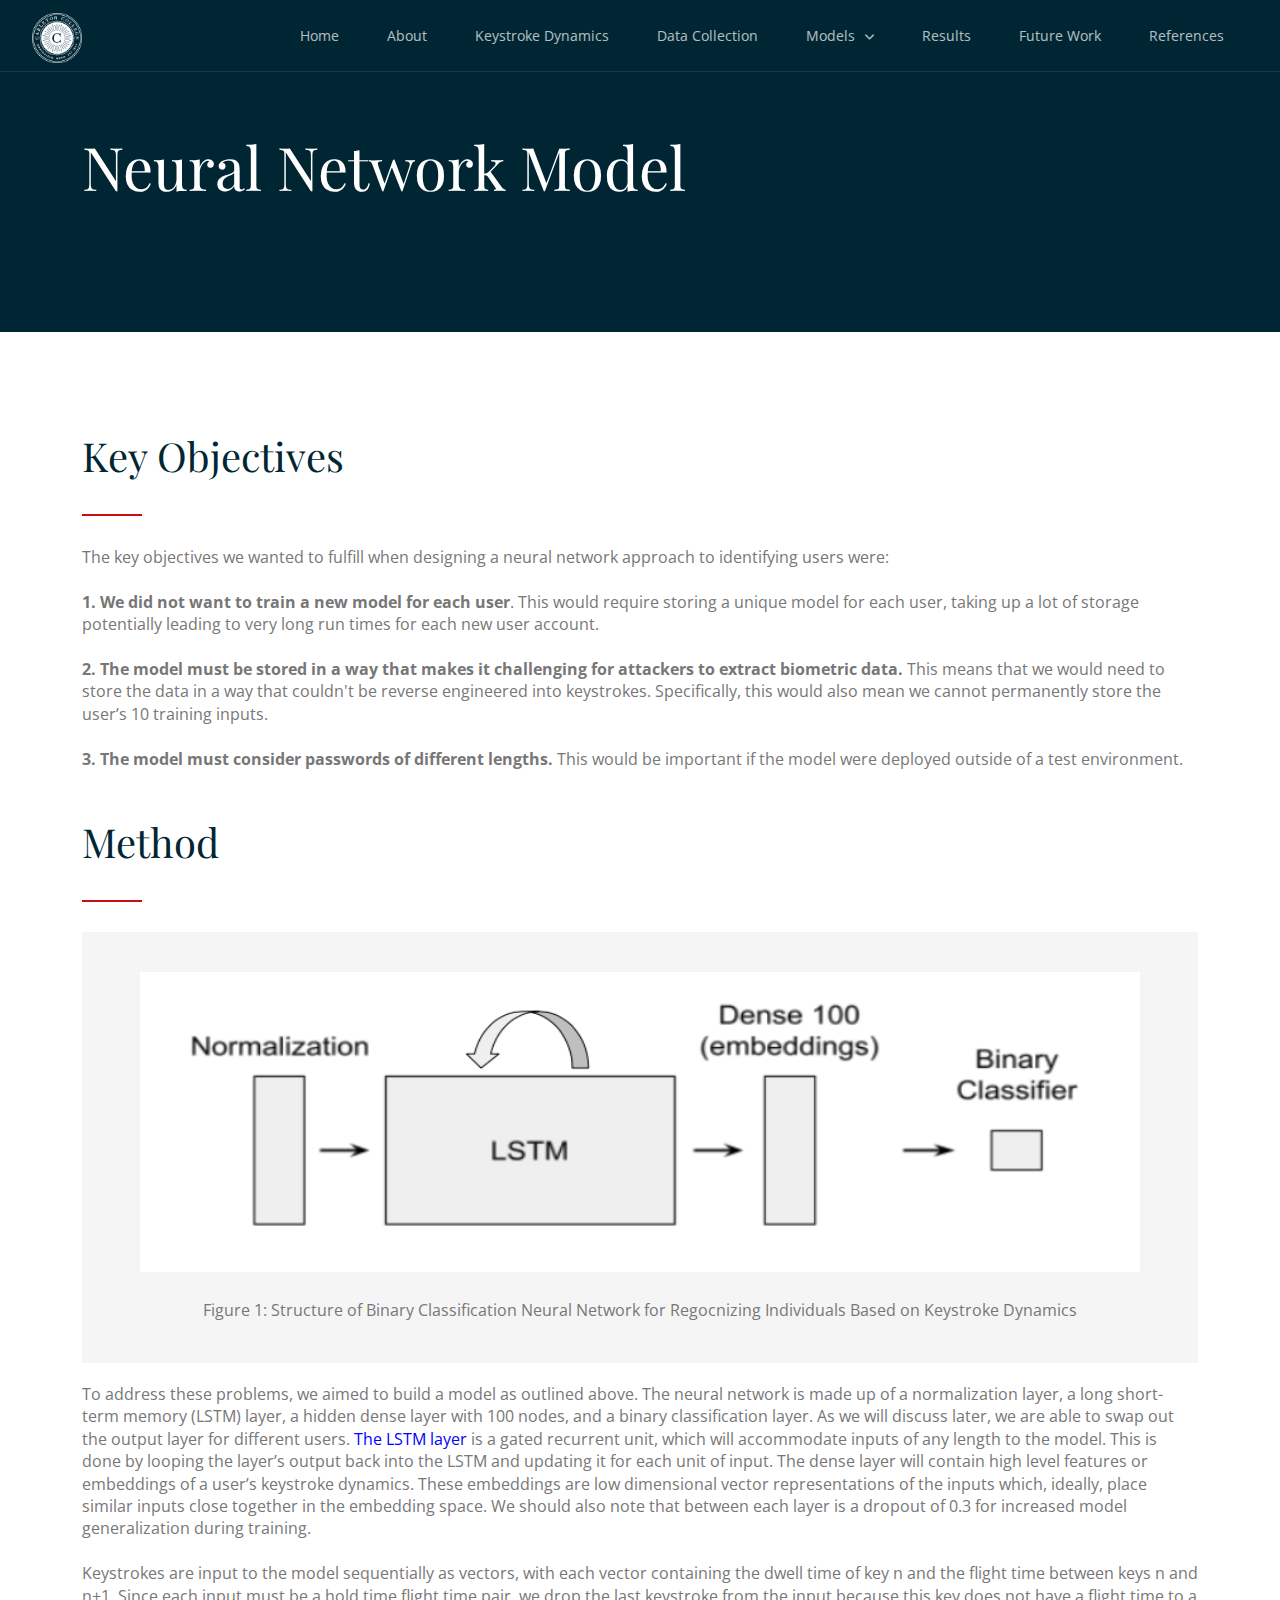
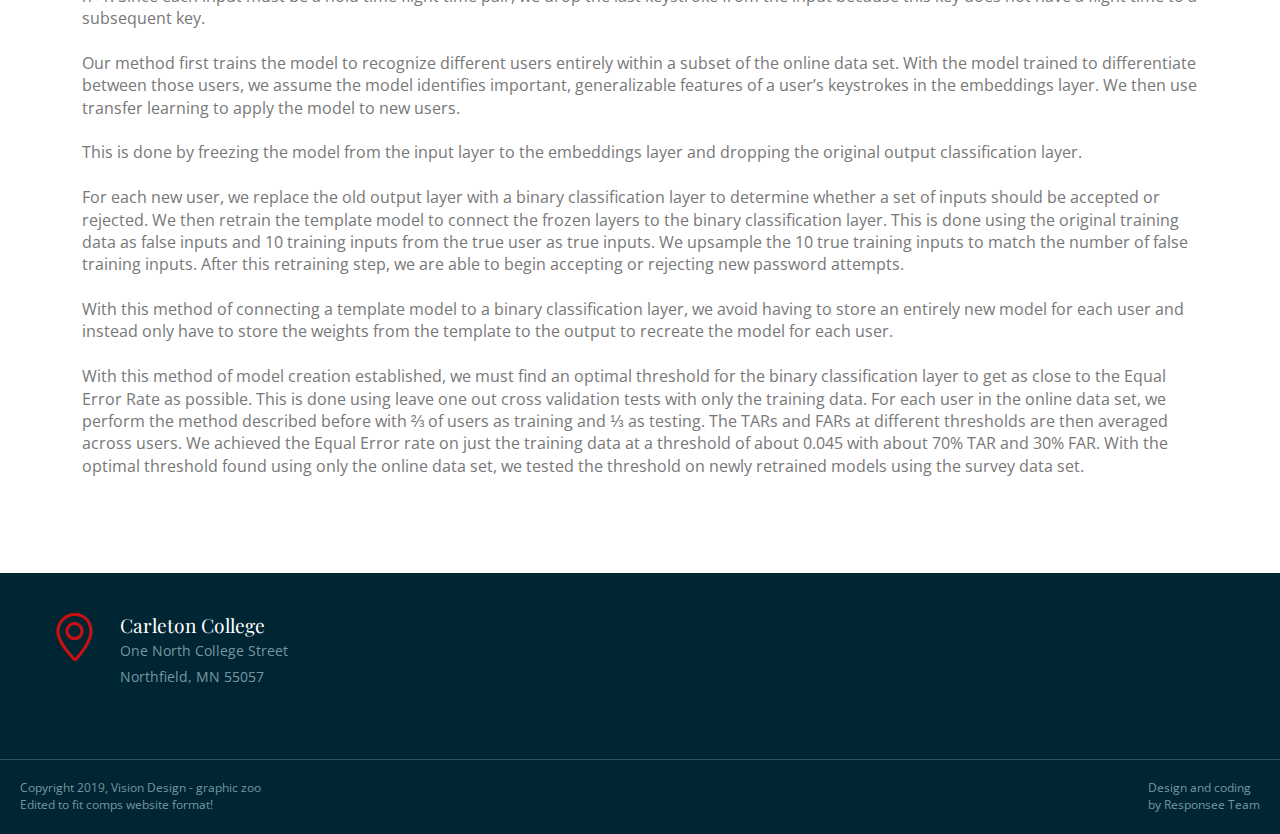
<file: 3network.html>
<!DOCTYPE html>
<html lang="en-US">
  <head>
    <meta charset="UTF-8">
    <meta name="viewport" content="width=device-width, initial-scale=1.0" />
    <title>Keystroke Dynamics for Usable Passwords</title>
    <link rel="stylesheet" href="css/components.css">
    <link rel="stylesheet" href="css/icons.css">
    <link rel="stylesheet" href="css/responsee.css">
    <link rel="stylesheet" href="owl-carousel/owl.carousel.css">
    <link rel="stylesheet" href="owl-carousel/owl.theme.css">
    <link rel="stylesheet" href="css/template-style.css">
    <link href='https://fonts.googleapis.com/css?family=Playfair+Display&subset=latin,latin-ext' rel='stylesheet' type='text/css'>
    <link href='https://fonts.googleapis.com/css?family=Open+Sans:400,300,700,800&subset=latin,latin-ext' rel='stylesheet' type='text/css'>
    <script type="text/javascript" src="js/jquery-1.8.3.min.js"></script>
    <script type="text/javascript" src="js/jquery-ui.min.js"></script>
  </head>

  <body class="size-1140">
    <!-- HEADER -->
    <header role="banner" class="position-absolute">
      <!-- Top Navigation -->
      <nav class="background-transparent background-transparent-hightlight full-width sticky">
        <div class="s-12 l-2">
          <a href="index.html" class="logo">
            <!-- Logo White Version -->
            <img class="logo-white" src="img/carleton.png" style="width:50px;height:50px;" alt="">
            <!-- Logo Dark Version -->
            <!-- <img class="logo-dark" src="img/logo-dark.png" alt=""> -->
          </a>
        </div>
        <div class="top-nav s-12 l-10">

          <ul class="right chevron">
            <li><a href="index.html">Home</a></li>
            <li><a href="about.html">About</a></li>
            <li><a href="0keystrokes.html">Keystroke Dynamics</a></li>
            <li><a href="1data.html">Data Collection</a></li>
            <li><a>Models</a>
              <ul>
                <li><a href="2model.html">What is a model?</a></li>
                <li><a href="2stats.html">Statistical Models</a></li>
                <li><a href="3network.html">Neural Network Model</a></li>
              </ul>
            </li>
            <li><a href="4results.html">Results</a></li>
            <li><a href="5future.html">Future Work</a></li>
            <li><a href="6references.html">References</a></li>
            <!-- <li><a href="gallery.html">Gallery</a></li> -->
            <!-- <li><a href="contact.html">Contact</a></li> -->
          </ul>
        </div>
      </nav>
    </header>

    <!-- MAIN -->
    <main role="main">
      <!-- Content -->
      <article>
        <header class="section background-dark">
          <div class="line">
            <h1 class="text-white margin-top-bottom-40 text-size-60 text-line-height-1">Neural Network Model</h1>
          </div>
        </header>
        <div class="section background-white">
          <div class="line">
            <h2 class="text-size-40 margin-bottom-30">Key Objectives</h2>
            <hr class="break-small background-primary margin-bottom-30">
            <p class="margin-bottom-0 text-size-16">
              The key objectives we wanted to fulfill when designing a neural network approach to identifying users were:
              <br><br>
              <b>1. We did not want to train a new model for each user</b>. This would require storing a unique model for each user, taking up a lot of storage potentially leading to very long run times for each new user account.
              <br><br>
              <b>2. The model must be stored in a way that makes it challenging for attackers to extract 
              biometric data.</b> This means that we would need to store the data in a way that couldn't be 
              reverse engineered into keystrokes. Specifically, this would also mean we cannot 
              permanently store the user’s 10 training inputs.
              <br><br>
              <b>3. The model must consider passwords of different lengths.</b> This would be important if the model were deployed outside of a test environment.
            </p>
            <br><br>
            <h2 class="text-size-40 margin-bottom-30">Method</h2>
            <hr class="break-small background-primary margin-bottom-30">
            <blockquote class="margin-top-bottom-20">
              <img class="center" src="img/neural-net.png" style="width:1000px;height:300px;" alt="">
              <center><br>Figure 1: Structure of Binary Classification Neural Network for Regocnizing Individuals Based on Keystroke Dynamics</center>
            </blockquote>
            <p class="margin-bottom-0 text-size-16">
              To address these problems, we aimed to build a model as outlined above. The neural network is made up of a normalization layer, a long short-term memory (LSTM) layer, a hidden dense layer with 100 nodes, and a binary classification layer. As we will discuss later, we are able to swap out the output layer for different users. <a href="https://colah.github.io/posts/2015-08-Understanding-LSTMs/"><font color="blue">The LSTM layer</font></a> is a gated recurrent unit, which will accommodate inputs of any length to the model. This is done by looping the layer’s output back into the LSTM and updating it for each unit of input. The dense layer will contain high level features or embeddings of a user’s keystroke dynamics. These embeddings are low dimensional vector representations of the inputs which, ideally, place similar inputs close together in the embedding space. We should also note that between each layer is a dropout of 0.3 for increased model generalization during training.

              <br><br> Keystrokes are input to the model sequentially as vectors, with each vector containing the dwell time of key n and the flight time between keys n and n+1. Since each input must be a hold time flight time pair, we drop the last keystroke from the input because this key does not have a flight time to a subsequent key.

              <br><br> Our method first trains the model to recognize different users entirely within a subset of the online data set. With the model trained to differentiate between those users, we assume the model identifies important, generalizable features of a user’s keystrokes in the embeddings layer. We then use transfer learning to apply the model to new users.

              <br><br> This is done by freezing the model from the input layer to the embeddings layer and dropping the original output classification layer.

              <br><br> For each new user, we replace the old output layer with a binary classification layer to determine whether a set of inputs should be accepted or rejected. We then retrain the template model to connect the frozen layers to the binary classification layer. This is done using the original training data as false inputs and 10 training inputs from the true user as true inputs. We upsample the 10 true training inputs to match the number of false training inputs. After this retraining step, we are able to begin accepting or rejecting new password attempts.

              <br><br> With this method of connecting a template model to a binary classification layer, we avoid having to store an entirely new model for each user and instead only have to store the weights from the template to the output to recreate the model for each user.

              <br><br> With this method of model creation established, we must find an optimal threshold for the binary classification layer to get as close to the Equal Error Rate as possible. This is done using leave one out cross validation tests with only the training data. For each user in the online data set, we perform the method described before with ⅔ of users as training and ⅓ as testing. The TARs and FARs at different thresholds are then averaged across users. We achieved the Equal Error rate on just the training data at a threshold of about 0.045 with about 70% TAR and 30% FAR. With the optimal threshold found using only the online data set, we tested the threshold on newly retrained models using the survey data set.
            </p>
          </div>
        </div>
      </article>
    </main>

     <!-- FOOTER -->
     <footer>
      <!-- Contact Us
      <div class="background-primary padding text-center">
        <p class="h1">Contact Us: 0800 787 787</p>                                                                        
      </div>
       -->
      <!-- Main Footer -->
      <section class="background-dark full-width">
        <!-- Map
        <div class="s-12 m-12 l-6 margin-m-bottom-2x">
          <div class="s-12 grayscale center">  	  
            <iframe src="https://www.google.com/maps/embed?pb=!1m14!1m12!1m3!1d1459734.5702753505!2d16.91089086619977!3d48.577103681657675!2m3!1f0!2f0!3f0!3m2!1i1024!2i768!4f13.1!5e0!3m2!1ssk!2ssk!4v1457640551761" width="100%" height="450" frameborder="0" style="border:0"></iframe>
          </div>
        </div> -->
        
        <!-- Collumn 2 -->
        <div class="s-12 m-12 l-6 margin-m-bottom-2x">
          <div class="padding-2x">
            <div class="line">              
              <div class="float-left">
                  <i class="icon-sli-location-pin text-primary icon3x"></i>
                </div>
                <div class="margin-left-70 margin-bottom-30">
                  <h3 class="margin-bottom-0">Carleton College</h3>
                  <p>One North College Street<br>
                    Northfield, MN 55057
                  </p>               
                </div>
                <!-- <div class="float-left">
                  <i class="icon-sli-envelope text-primary icon3x"></i>
                </div> -->
                <!-- <div class="margin-left-70 margin-bottom-30">
                  <h3 class="margin-bottom-0">E-mail</h3>
                  <p>diiannic@carleton.edu<br>
                     kima3@carleton.edu<br>
                     mungerk@carleton.edu<br>
                     murphym2@carleton.edu<br>
                     reidn@carleton.edu
                  </p>              
                </div> -->
                <!-- <div class="float-left">
                  <i class="icon-sli-phone text-primary icon3x"></i>
                </div> -->
                <!-- <div class="margin-left-70">
                  <h3 class="margin-bottom-0">Phone Numbers</h3>
                  <p>0800 4521 800 50<br>
                     0450 5896 625 16<br>
                     0798 6546 465 15
                  </p>             
                </div> -->
            </div>
          </div>
        </div>  
      </section>

      
      <hr class="break margin-top-bottom-0" style="border-color: rgba(0, 38, 51, 0.80);">
      
    <!-- Bottom Footer -->
    <section class="padding background-dark full-width">
      <div class="s-12 l-6">
        <p class="text-size-12">Copyright 2019, Vision Design - graphic zoo <br> Edited to fit comps website format!</p>
        <!-- <p class="text-size-12">All images have been purchased from Bigstock. Do not use the images in your website.</p> -->
      </div>
      <div class="s-12 l-6">
        <a class="right text-size-12" href="http://www.myresponsee.com" title="Responsee - lightweight responsive framework">Design and coding<br> by Responsee Team</a>
      </div>
    </section>
  </footer>
  <script type="text/javascript" src="js/responsee.js"></script>
  <script type="text/javascript" src="owl-carousel/owl.carousel.js"></script>
  <script type="text/javascript" src="js/template-scripts.js"></script>
</body>
</html>
</file>
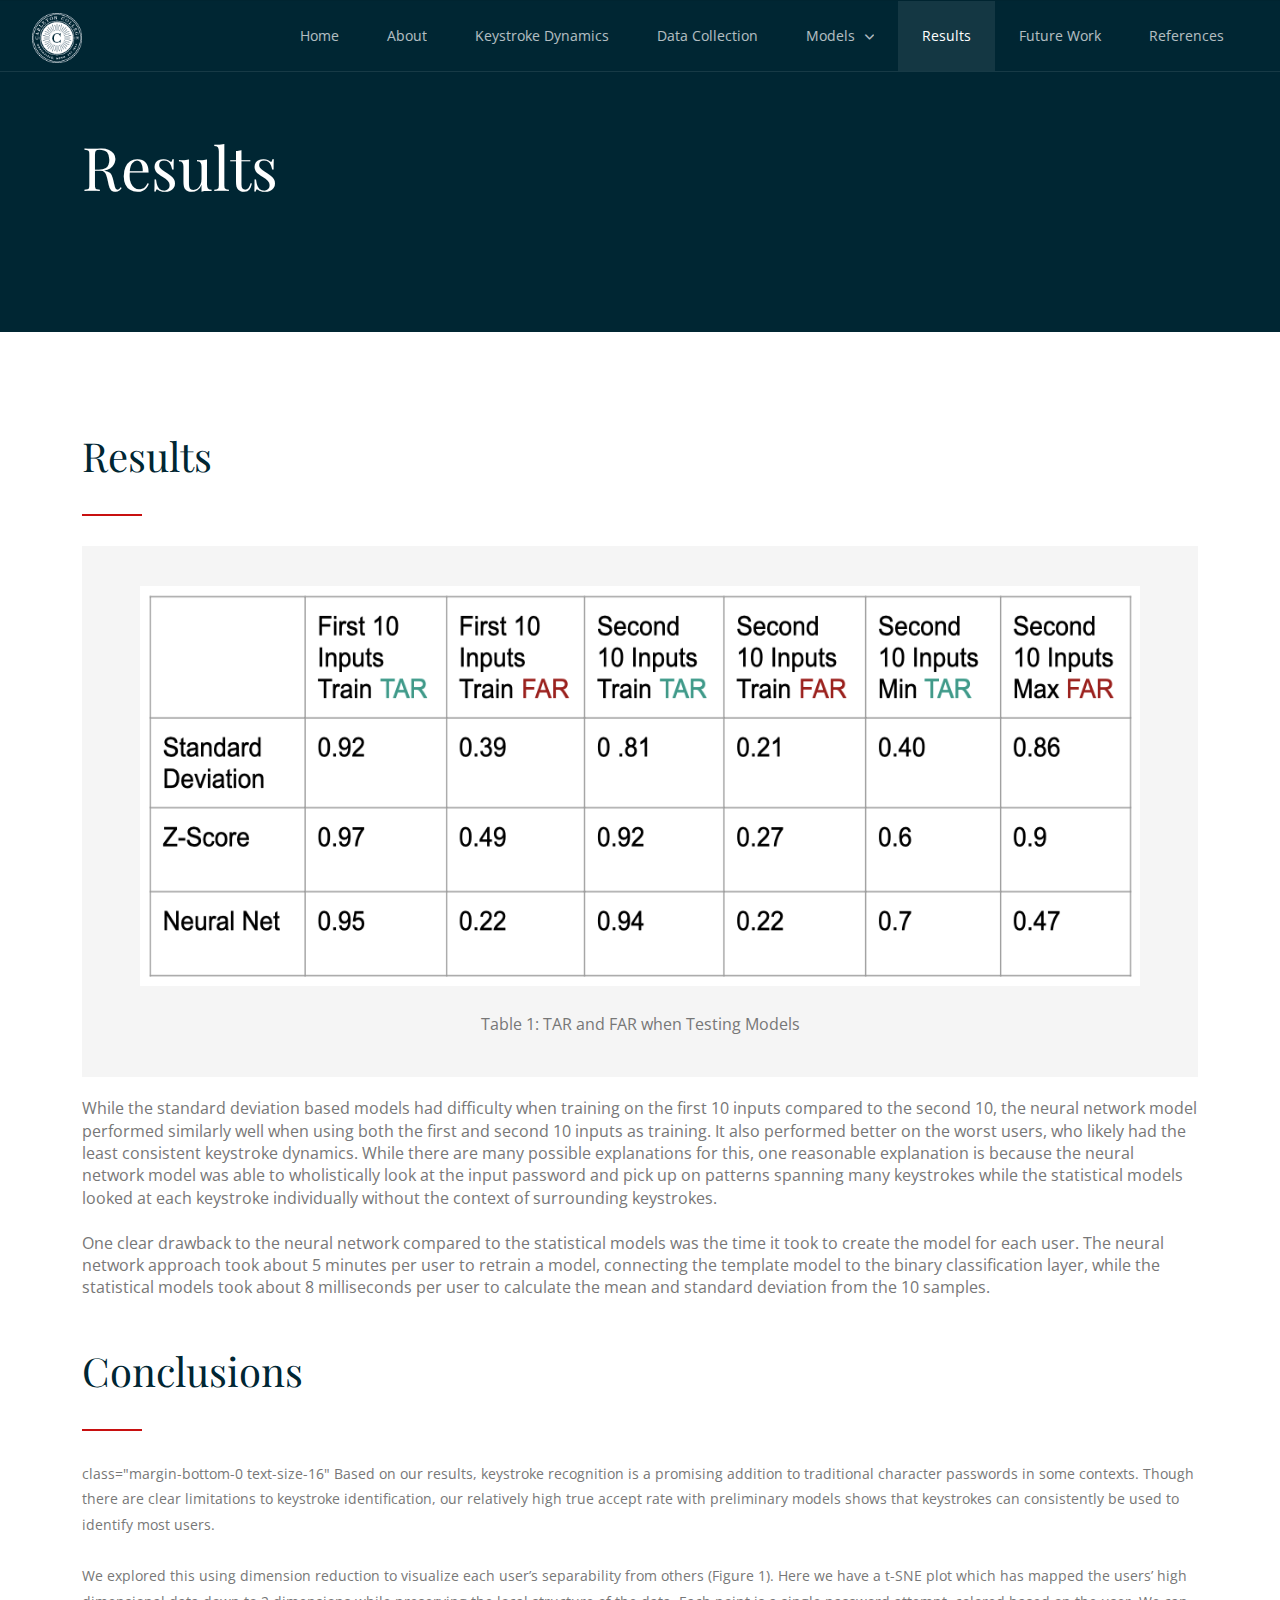
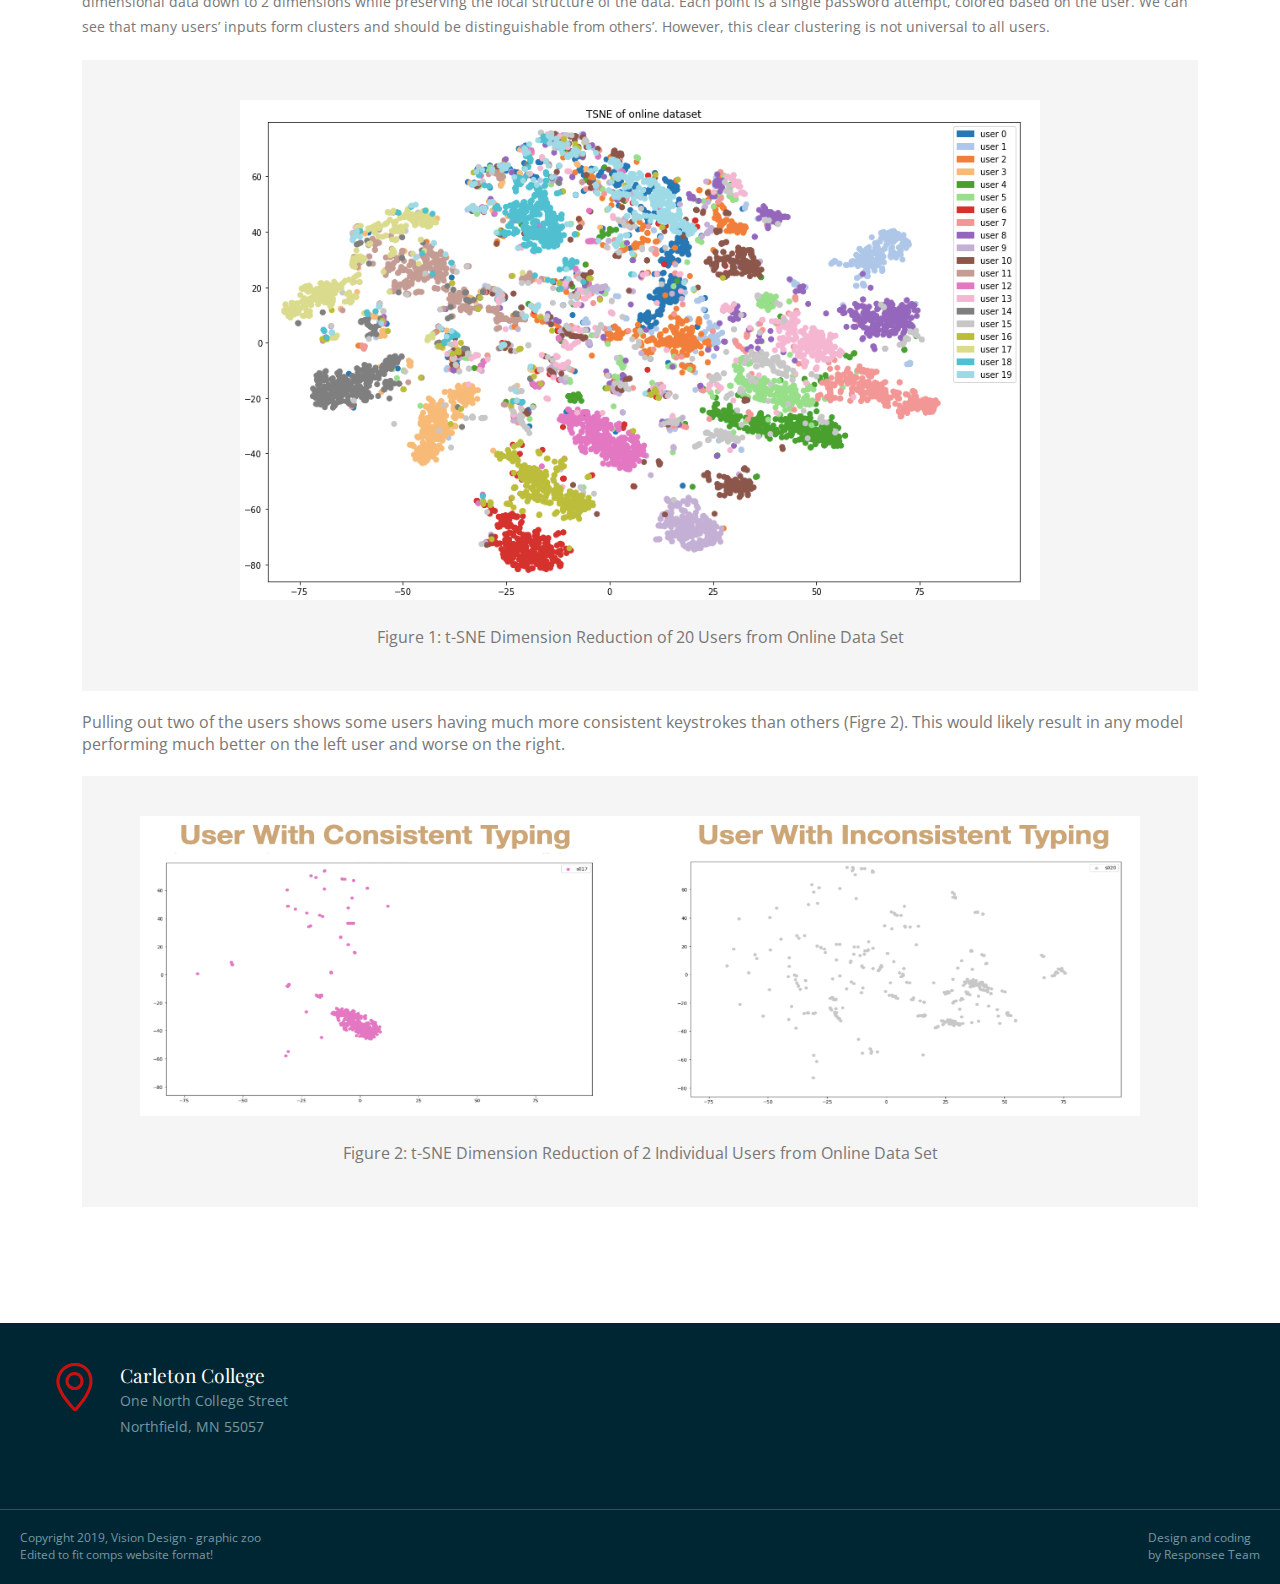
<file: 4results.html>
<!DOCTYPE html>
<html lang="en-US">
  <head>
    <meta charset="UTF-8">
    <meta name="viewport" content="width=device-width, initial-scale=1.0" />
    <title>Keystroke Dynamics for Usable Passwords</title>
    <link rel="stylesheet" href="css/components.css">
    <link rel="stylesheet" href="css/icons.css">
    <link rel="stylesheet" href="css/responsee.css">
    <link rel="stylesheet" href="owl-carousel/owl.carousel.css">
    <link rel="stylesheet" href="owl-carousel/owl.theme.css">
    <link rel="stylesheet" href="css/template-style.css">
    <link href='https://fonts.googleapis.com/css?family=Playfair+Display&subset=latin,latin-ext' rel='stylesheet' type='text/css'>
    <link href='https://fonts.googleapis.com/css?family=Open+Sans:400,300,700,800&subset=latin,latin-ext' rel='stylesheet' type='text/css'>
    <script type="text/javascript" src="js/jquery-1.8.3.min.js"></script>
    <script type="text/javascript" src="js/jquery-ui.min.js"></script>
  </head>

  <body class="size-1140">
    <!-- HEADER -->
    <header role="banner" class="position-absolute">
      <!-- Top Navigation -->
      <nav class="background-transparent background-transparent-hightlight full-width sticky">
        <div class="s-12 l-2">
          <a href="index.html" class="logo">
            <!-- Logo White Version -->
            <img class="logo-white" src="img/carleton.png" style="width:50px;height:50px;" alt="">
            <!-- Logo Dark Version -->
            <!-- <img class="logo-dark" src="img/logo-dark.png" alt=""> -->
          </a>
        </div>
        <div class="top-nav s-12 l-10">

          <ul class="right chevron">
            <li><a href="index.html">Home</a></li>
            <li><a href="about.html">About</a></li>
            <li><a href="0keystrokes.html">Keystroke Dynamics</a></li>
            <li><a href="1data.html">Data Collection</a></li>
            <li><a>Models</a>
              <ul>
                <li><a href="2model.html">What is a model?</a></li>
                <li><a href="2stats.html">Statistical Models</a></li>
                <li><a href="3network.html">Neural Network Model</a></li>
              </ul>
            </li>
            <li><a href="4results.html">Results</a></li>
            <li><a href="5future.html">Future Work</a></li>
            <li><a href="6references.html">References</a></li>
            <!-- <li><a href="gallery.html">Gallery</a></li> -->
            <!-- <li><a href="contact.html">Contact</a></li> -->
          </ul>
        </div>
      </nav>
    </header>

    <!-- MAIN -->
    <main role="main">
      <!-- Content -->
      <article>
        <header class="section background-dark">
          <div class="line">
            <h1 class="text-white margin-top-bottom-40 text-size-60 text-line-height-1">Results</h1>
          </div>
        </header>
        <div class="section background-white">
          <div class="line">
            <h2 class="text-size-40 margin-bottom-30">Results</h2>
            <hr class="break-small background-primary margin-bottom-30">
            <blockquote class="margin-top-bottom-20">
              <img class="center" src="img/results-table.png" style="width:1000px;height:400px;" alt="">
              <center><br>Table 1: TAR and FAR when Testing Models</center>
            </blockquote>
            <p class="margin-bottom-0 text-size-16">
              While the standard deviation based models had difficulty when training on the first 10 inputs compared to the second 10, the neural network model performed similarly well when using both the first and second 10 inputs as training. It also performed better on the worst users, who likely had the least consistent keystroke dynamics. While there are many possible explanations for this, one reasonable explanation is because the neural network model was able to wholistically look at the input password and pick up on patterns spanning many keystrokes while the statistical models looked at each keystroke individually without the context of surrounding keystrokes.

              <br><br> One clear drawback to the neural network compared to the statistical models was the time it took to create the model for each user. The neural network approach took about 5 minutes per user to retrain a model, connecting the template model to the binary classification layer, while the statistical models took about 8 milliseconds per user to calculate the mean and standard deviation from the 10 samples.
            </p>
            <br><br>
            <h2 class="text-size-40 margin-bottom-30">Conclusions</h2>
            <hr class="break-small background-primary margin-bottom-30">
            <p> class="margin-bottom-0 text-size-16"
              Based on our results, keystroke recognition is a promising addition to traditional character passwords in some contexts. Though there are clear limitations to keystroke identification, our relatively high true accept rate with preliminary models shows that keystrokes can consistently be used to identify most users.

              <br><br> We explored this using dimension reduction to visualize each user’s separability from others (Figure 1). Here we have a t-SNE plot which has mapped the users’ high dimensional data down to 2 dimensions while preserving the local structure of the data. Each point is a single password attempt, colored based on the user. We can see that many users’ inputs form clusters and should be distinguishable from others’. However, this clear clustering is not universal to all users.
            </p>
            <blockquote class="margin-top-bottom-20">
              <img class="center" src="img/t-SNE-group.png" style="width:800px;height:500px;" alt="">
              <center><br>Figure 1: t-SNE Dimension Reduction of 20 Users from Online Data Set</center>
            </blockquote>
            <p class="margin-bottom-0 text-size-16">
              Pulling out two of the users shows some users having much more consistent keystrokes than others (Figre 2). This would likely result in any model performing much better on the left user and worse on the right.
            </p>
            <blockquote class="margin-top-bottom-20">
              <img class="center" src="img/t-SNE-individuals.png" style="width:1000px;height:300px;" alt="">
              <center><br>Figure 2: t-SNE Dimension Reduction of 2 Individual Users from Online Data Set</center>
            </blockquote>
          </div>
        </div>
      </article>
    </main>

     <!-- FOOTER -->
     <footer>
      <!-- Contact Us
      <div class="background-primary padding text-center">
        <p class="h1">Contact Us: 0800 787 787</p>                                                                        
      </div>
       -->
      <!-- Main Footer -->
      <section class="background-dark full-width">
        <!-- Map
        <div class="s-12 m-12 l-6 margin-m-bottom-2x">
          <div class="s-12 grayscale center">  	  
            <iframe src="https://www.google.com/maps/embed?pb=!1m14!1m12!1m3!1d1459734.5702753505!2d16.91089086619977!3d48.577103681657675!2m3!1f0!2f0!3f0!3m2!1i1024!2i768!4f13.1!5e0!3m2!1ssk!2ssk!4v1457640551761" width="100%" height="450" frameborder="0" style="border:0"></iframe>
          </div>
        </div> -->
        
        <!-- Collumn 2 -->
        <div class="s-12 m-12 l-6 margin-m-bottom-2x">
          <div class="padding-2x">
            <div class="line">              
              <div class="float-left">
                  <i class="icon-sli-location-pin text-primary icon3x"></i>
                </div>
                <div class="margin-left-70 margin-bottom-30">
                  <h3 class="margin-bottom-0">Carleton College</h3>
                  <p>One North College Street<br>
                    Northfield, MN 55057
                  </p>               
                </div>
                <!-- <div class="float-left">
                  <i class="icon-sli-envelope text-primary icon3x"></i>
                </div> -->
                <!-- <div class="margin-left-70 margin-bottom-30">
                  <h3 class="margin-bottom-0">E-mail</h3>
                  <p>diiannic@carleton.edu<br>
                     kima3@carleton.edu<br>
                     mungerk@carleton.edu<br>
                     murphym2@carleton.edu<br>
                     reidn@carleton.edu
                  </p>              
                </div> -->
                <!-- <div class="float-left">
                  <i class="icon-sli-phone text-primary icon3x"></i>
                </div> -->
                <!-- <div class="margin-left-70">
                  <h3 class="margin-bottom-0">Phone Numbers</h3>
                  <p>0800 4521 800 50<br>
                     0450 5896 625 16<br>
                     0798 6546 465 15
                  </p>             
                </div> -->
            </div>
          </div>
        </div>  
      </section>

      
      <hr class="break margin-top-bottom-0" style="border-color: rgba(0, 38, 51, 0.80);">
      
    <!-- Bottom Footer -->
    <section class="padding background-dark full-width">
      <div class="s-12 l-6">
        <p class="text-size-12">Copyright 2019, Vision Design - graphic zoo <br> Edited to fit comps website format!</p>
        <!-- <p class="text-size-12">All images have been purchased from Bigstock. Do not use the images in your website.</p> -->
      </div>
      <div class="s-12 l-6">
        <a class="right text-size-12" href="http://www.myresponsee.com" title="Responsee - lightweight responsive framework">Design and coding<br> by Responsee Team</a>
      </div>
    </section>
  </footer>
  <script type="text/javascript" src="js/responsee.js"></script>
  <script type="text/javascript" src="owl-carousel/owl.carousel.js"></script>
  <script type="text/javascript" src="js/template-scripts.js"></script>
</body>
</html>
</file>
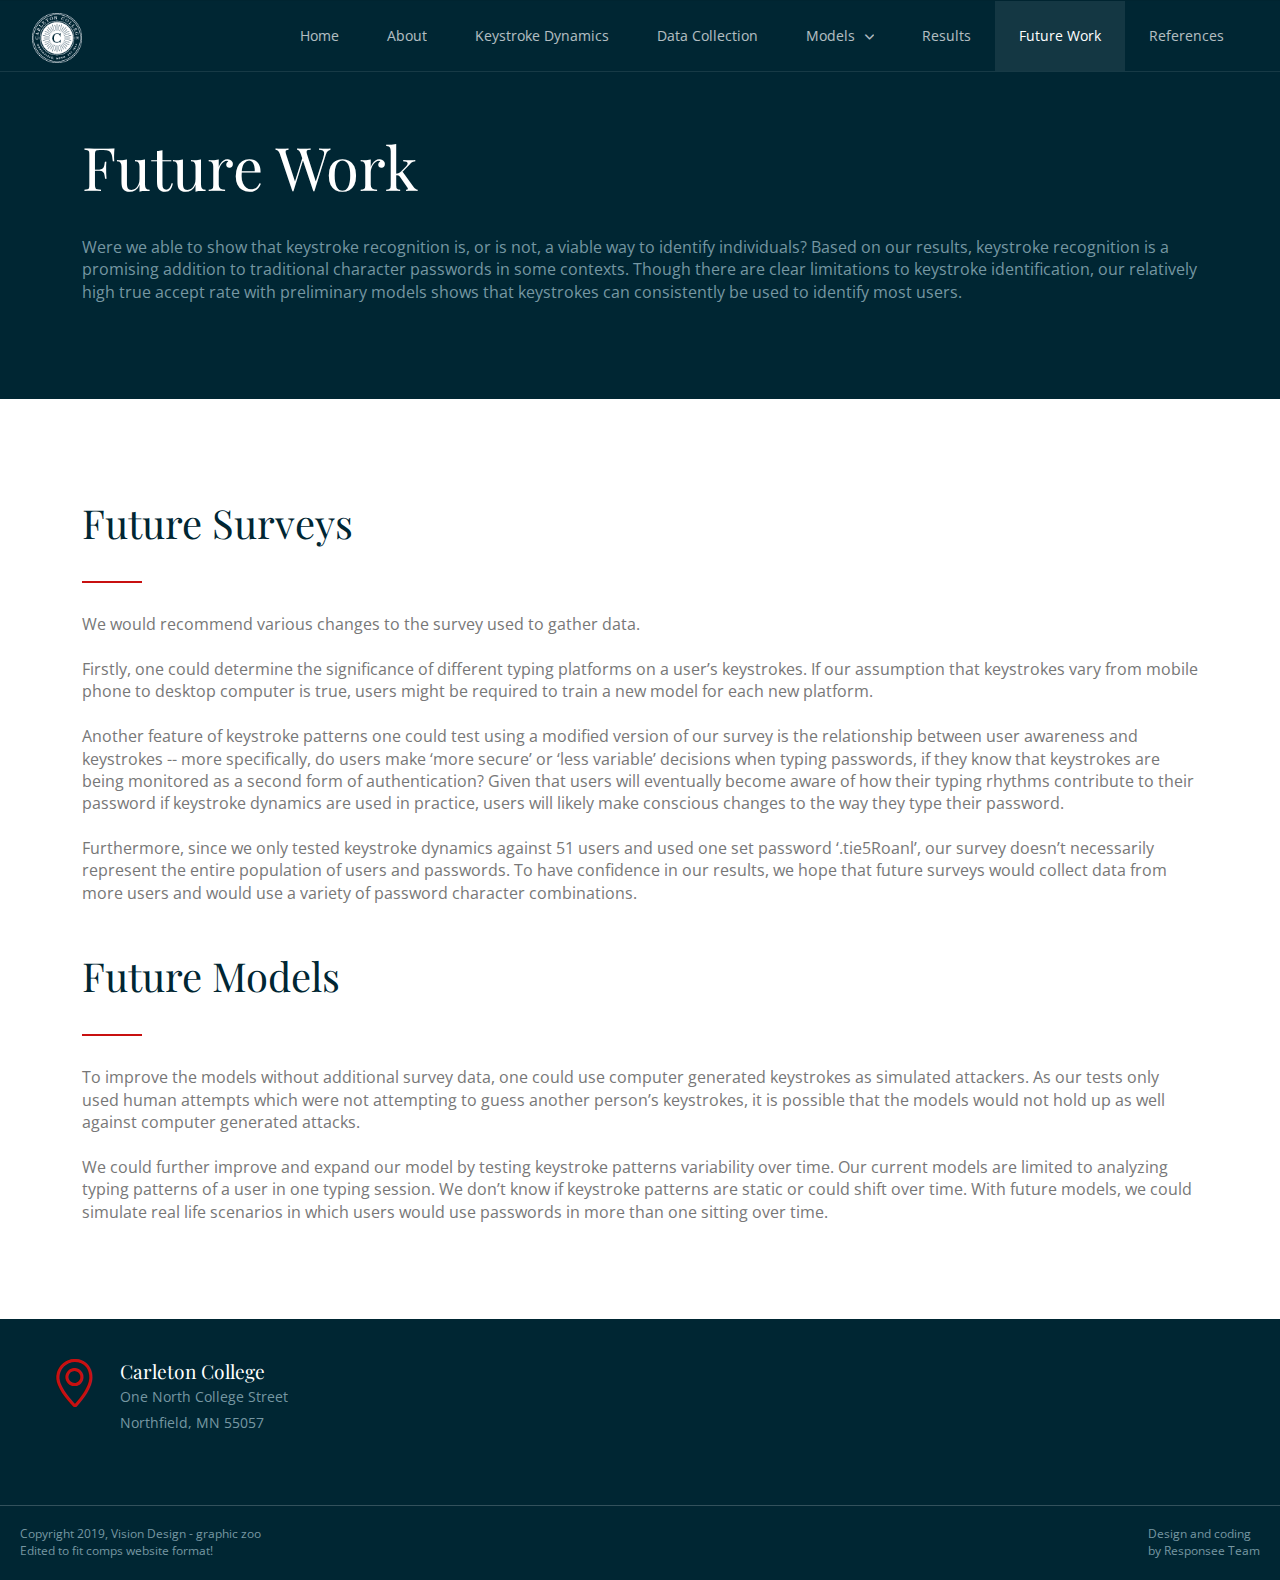
<file: 5future.html>
<!DOCTYPE html>
<html lang="en-US">
  <head>
    <meta charset="UTF-8">
    <meta name="viewport" content="width=device-width, initial-scale=1.0" />
    <title>Keystroke Dynamics for Usable Passwords</title>
    <link rel="stylesheet" href="css/components.css">
    <link rel="stylesheet" href="css/icons.css">
    <link rel="stylesheet" href="css/responsee.css">
    <link rel="stylesheet" href="owl-carousel/owl.carousel.css">
    <link rel="stylesheet" href="owl-carousel/owl.theme.css">     
    <link rel="stylesheet" href="css/template-style.css">
    <link href='https://fonts.googleapis.com/css?family=Playfair+Display&subset=latin,latin-ext' rel='stylesheet' type='text/css'>
    <link href='https://fonts.googleapis.com/css?family=Open+Sans:400,300,700,800&subset=latin,latin-ext' rel='stylesheet' type='text/css'>
    <script type="text/javascript" src="js/jquery-1.8.3.min.js"></script>
    <script type="text/javascript" src="js/jquery-ui.min.js"></script>      
  </head>
  
  <body class="size-1140">
    <!-- HEADER -->
    <header role="banner" class="position-absolute">    
      <!-- Top Navigation -->
      <nav class="background-transparent background-transparent-hightlight full-width sticky">
        <div class="s-12 l-2">
          <a href="index.html" class="logo">
            <!-- Logo White Version -->
            <img class="logo-white" src="img/carleton.png" style="width:50px;height:50px;" alt="">
            <!-- Logo Dark Version -->
            <!-- <img class="logo-dark" src="img/logo-dark.png" alt=""> -->
          </a>
        </div>
        <div class="top-nav s-12 l-10">
          
          <ul class="right chevron">
            <li><a href="index.html">Home</a></li>
            <li><a href="about.html">About</a></li>
            <li><a href="0keystrokes.html">Keystroke Dynamics</a></li>
            <li><a href="1data.html">Data Collection</a></li>
            <li><a>Models</a>
              <ul>
                <li><a href="2model.html">What is a model?</a></li>
                <li><a href="2stats.html">Statistical Models</a></li>
                <li><a href="3network.html">Neural Network Model</a></li>
              </ul>
            </li>
            <li><a href="4results.html">Results</a></li>
            <li><a href="5future.html">Future Work</a></li>
            <li><a href="6references.html">References</a></li>
            <!-- <li><a href="gallery.html">Gallery</a></li> -->
            <!-- <li><a href="contact.html">Contact</a></li> -->
          </ul>
        </div>
      </nav>
    </header>
    
    <!-- MAIN -->
    <main role="main">
      <!-- Content -->
      <article>
        <header class="section background-dark">
          <div class="line">        
            <h1 class="text-white margin-top-bottom-40 text-size-60 text-line-height-1">Future Work</h1>
            <p class="margin-bottom-0 text-size-16">Were we able to show that keystroke recognition is, or is not, a viable way to identify individuals? 

              Based on our results, keystroke recognition is a promising addition to traditional character passwords in some contexts. Though there are clear limitations to keystroke identification, our relatively high true accept rate with preliminary models shows that keystrokes can consistently be used to identify most users.
              </p>
          </div>  
        </header>
        <div class="section background-white"> 
          <div class="line">  

            <h2 class="text-size-40 margin-bottom-30">Future Surveys</h2>
            <hr class="break-small background-primary margin-bottom-30">
            <p class="margin-bottom-0 text-size-16">
              We would recommend various changes to the survey used to gather data. 
              <br><br>
              Firstly, one could determine the significance of different typing platforms on a user’s keystrokes. If our assumption that keystrokes vary from mobile phone to desktop computer is true, users might be required to train a new model for each new platform.
              <br><br>
              Another feature of keystroke patterns one could test using a modified version of our survey is the relationship between user awareness and keystrokes -- more specifically, do users make ‘more secure’ or ‘less variable’ decisions when typing passwords, if they know that keystrokes are being monitored as a second form of authentication? Given that users will eventually become aware of how their typing rhythms contribute to their password if keystroke dynamics are used in practice, users will likely make conscious changes to the way they type their password. 
              <br><br>
              Furthermore, since we only tested keystroke dynamics against 51 users and used one set password ‘.tie5Roanl’, our survey doesn’t necessarily represent the entire population of users and passwords. To have confidence in our results, we hope that future surveys would collect data from more users and would use a variety of password character combinations.
              </p>

              <br><br>

            <h2 class="text-size-40 margin-bottom-30">Future Models</h2>
            <hr class="break-small background-primary margin-bottom-30">
            <p class="margin-bottom-0 text-size-16">
              To improve the models without additional survey data, one could use computer generated keystrokes as simulated attackers. As our tests only used human attempts which were not attempting to guess another person’s keystrokes, it is possible that the models would not hold up as well against computer generated attacks.
              <br><br>
              We could further improve and expand our model by testing keystroke patterns variability over time. Our current models are limited to analyzing typing patterns of a user in one typing session. We don’t know if keystroke patterns are static or could shift over time. With future models, we could simulate real life scenarios in which users would use passwords in more than one sitting over time. 

              </p>
            <!-- <blockquote class="margin-top-bottom-20">
              <h3 class="text-size-20 text-line-height-1 margin-bottom-15">Mirum est notare quam littera gothica</h3>
              Mirum est notare quam littera gothica, quam nunc putamus parum claram, anteposuerit litterarum formas humanitatis per seacula quarta decima et quinta decima.
            </blockquote>
            
            <div class="line margin-top-30">
              <div class="margin">
                <div class="s-12 m-6 l-6">
                  <img src="img/img-01.jpg" alt="">
                  <p class="margin-top-30">
                  Nam liber tempor cum soluta nobis eleifend option congue nihil imperdiet doming id quod mazim placerat facer possim assum. Typi non habent claritatem insitam; 
                  est usus legentis in iis qui facit eorum claritatem. Investigationes demonstraverunt lectores legere me lius quod ii legunt saepius. 
                  Claritas est etiam processus dynamicus, qui sequitur mutationem consuetudium lectorum. Mirum est notare quam littera gothica, quam nunc 
                  putamus parum claram, anteposuerit litterarum formas humanitatis per seacula quarta decima et quinta decima. Eodem modo typi, qui nunc 
                  nobis videntur parum clari, fiant sollemnes in futurum.
                  </p>
                </div>
                <div class="s-12 m-6 l-6">
                  <img src="img/img-02.jpg" alt="">
                  <p class="margin-top-30">
                  Nam liber tempor cum soluta nobis eleifend option congue nihil imperdiet doming id quod mazim placerat facer possim assum. Typi non habent claritatem insitam; 
                  est usus legentis in iis qui facit eorum claritatem. Investigationes demonstraverunt lectores legere me lius quod ii legunt saepius. 
                  Claritas est etiam processus dynamicus, qui sequitur mutationem consuetudium lectorum. Mirum est notare quam littera gothica, quam nunc 
                  putamus parum claram, anteposuerit litterarum formas humanitatis per seacula quarta decima et quinta decima. Eodem modo typi, qui nunc 
                  nobis videntur parum clari, fiant sollemnes in futurum.
                  </p>
                </div>
              </div>
            </div>       -->
          </div>
        </div> 
      </article>
    </main>
    
       <!-- FOOTER -->
       <footer>
        <!-- Contact Us
        <div class="background-primary padding text-center">
          <p class="h1">Contact Us: 0800 787 787</p>                                                                        
        </div>
         -->
        <!-- Main Footer -->
        <section class="background-dark full-width">
          <!-- Map
          <div class="s-12 m-12 l-6 margin-m-bottom-2x">
            <div class="s-12 grayscale center">  	  
              <iframe src="https://www.google.com/maps/embed?pb=!1m14!1m12!1m3!1d1459734.5702753505!2d16.91089086619977!3d48.577103681657675!2m3!1f0!2f0!3f0!3m2!1i1024!2i768!4f13.1!5e0!3m2!1ssk!2ssk!4v1457640551761" width="100%" height="450" frameborder="0" style="border:0"></iframe>
            </div>
          </div> -->
          
          <!-- Collumn 2 -->
          <div class="s-12 m-12 l-6 margin-m-bottom-2x">
            <div class="padding-2x">
              <div class="line">              
                <div class="float-left">
                    <i class="icon-sli-location-pin text-primary icon3x"></i>
                  </div>
                  <div class="margin-left-70 margin-bottom-30">
                    <h3 class="margin-bottom-0">Carleton College</h3>
                    <p>One North College Street<br>
                      Northfield, MN 55057
                    </p>               
                  </div>
                  <!-- <div class="float-left">
                    <i class="icon-sli-envelope text-primary icon3x"></i>
                  </div> -->
                  <!-- <div class="margin-left-70 margin-bottom-30">
                    <h3 class="margin-bottom-0">E-mail</h3>
                    <p>diiannic@carleton.edu<br>
                       kima3@carleton.edu<br>
                       mungerk@carleton.edu<br>
                       murphym2@carleton.edu<br>
                       reidn@carleton.edu
                    </p>              
                  </div> -->
                  <!-- <div class="float-left">
                    <i class="icon-sli-phone text-primary icon3x"></i>
                  </div> -->
                  <!-- <div class="margin-left-70">
                    <h3 class="margin-bottom-0">Phone Numbers</h3>
                    <p>0800 4521 800 50<br>
                       0450 5896 625 16<br>
                       0798 6546 465 15
                    </p>             
                  </div> -->
              </div>
            </div>
          </div>  
        </section>
  
        
        <hr class="break margin-top-bottom-0" style="border-color: rgba(0, 38, 51, 0.80);">
        
      <!-- Bottom Footer -->
      <section class="padding background-dark full-width">
        <div class="s-12 l-6">
          <p class="text-size-12">Copyright 2019, Vision Design - graphic zoo <br> Edited to fit comps website format!</p>
          <!-- <p class="text-size-12">All images have been purchased from Bigstock. Do not use the images in your website.</p> -->
        </div>
        <div class="s-12 l-6">
          <a class="right text-size-12" href="http://www.myresponsee.com" title="Responsee - lightweight responsive framework">Design and coding<br> by Responsee Team</a>
        </div>
      </section>
    </footer>
    <script type="text/javascript" src="js/responsee.js"></script>
    <script type="text/javascript" src="owl-carousel/owl.carousel.js"></script>
    <script type="text/javascript" src="js/template-scripts.js"></script>
  </body>
  </html>
</file>
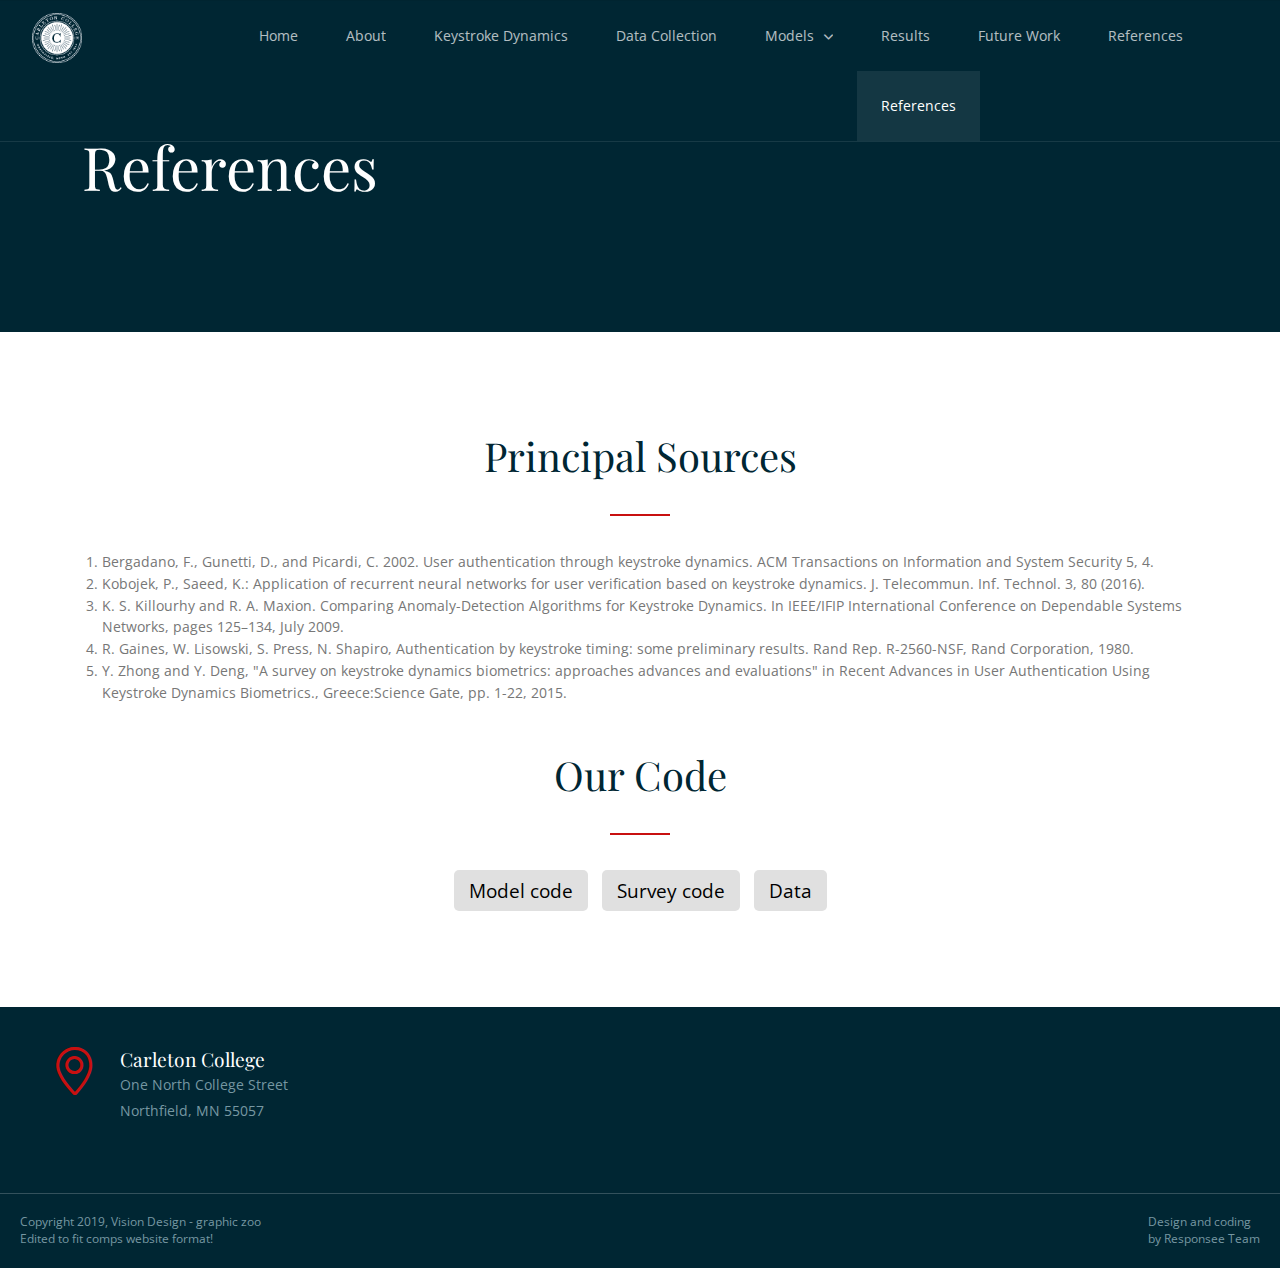
<file: 6references.html>
<!DOCTYPE html>
<html lang="en-US">
  <head>
    <meta charset="UTF-8">
    <meta name="viewport" content="width=device-width, initial-scale=1.0" />
    <title>Keystroke Dynamics for Usable Passwords</title>
    <link rel="stylesheet" href="css/components.css">
    <link rel="stylesheet" href="css/icons.css">
    <link rel="stylesheet" href="css/responsee.css">
    <link rel="stylesheet" href="owl-carousel/owl.carousel.css">
    <link rel="stylesheet" href="owl-carousel/owl.theme.css">     
    <link rel="stylesheet" href="css/template-style.css">
    <link href='https://fonts.googleapis.com/css?family=Playfair+Display&subset=latin,latin-ext' rel='stylesheet' type='text/css'>
    <link href='https://fonts.googleapis.com/css?family=Open+Sans:400,300,700,800&subset=latin,latin-ext' rel='stylesheet' type='text/css'>
    <script type="text/javascript" src="js/jquery-1.8.3.min.js"></script>
    <script type="text/javascript" src="js/jquery-ui.min.js"></script>      
  </head>
  
  <body class="size-1140">
    <!-- HEADER -->
    <header role="banner" class="position-absolute">    
      <!-- Top Navigation -->
      <nav class="background-transparent background-transparent-hightlight full-width sticky">
        <div class="s-12 l-2">
          <a href="index.html" class="logo">
            <!-- Logo White Version -->
            <img class="logo-white" src="img/carleton.png" style="width:50px;height:50px;" alt="">
            <!-- Logo Dark Version -->
            <!-- <img class="logo-dark" src="img/logo-dark.png" alt=""> -->
          </a>
        </div>
        <div class="top-nav s-12 l-10">
          
          <ul class="right chevron">
            <li><a href="index.html">Home</a></li>
            <li><a href="about.html">About</a></li>
            <li><a href="0keystrokes.html">Keystroke Dynamics</a></li>
            <li><a href="1data.html">Data Collection</a></li>
            <li><a>Models</a>
              <ul>
                <li><a href="2model.html">What is a model?</a></li>
                <li><a href="2stats.html">Statistical Models</a></li>
                <li><a href="3network.html">Neural Network Model</a></li>
              </ul>
            </li>
            <li><a href="4results.html">Results</a></li>
            <li><a href="5future.html">Future Work</a></li>
            <li><a href="5future.html">References</a></li>
            <li><a href="6references.html">References</a></li>
            <!-- <li><a href="gallery.html">Gallery</a></li> -->
            <!-- <li><a href="contact.html">Contact</a></li> -->
          </ul>
        </div>
      </nav>
    </header>
    
   <!-- MAIN -->
   <main role="main">
    <!-- Content -->
    <article>
      <header class="section background-dark">
        <div class="line">        
          <h1 class="text-white margin-top-bottom-40 text-size-60 text-line-height-1">References</h1>
          <!-- <p class="margin-bottom-0 text-size-16">This was created by a group of senior Computer Science majors at Carleton College.<br> -->

        </div>  
      </header>
      <div class="section background-white"> 
        <div class="line">  
          <!-- <h2 class="text-size-40 margin-bottom-30"></h2> -->
          <!-- <hr class="break-small background-primary margin-bottom-30"> -->
          <section >
            <h2 class="text-size-40 margin-bottom-30 text-center">Principal Sources</h2>
            <hr class="break-small background-primary break-center">
            <ol>
              <li><a href="https://dl.acm.org/doi/10.1145/581271.581272"> Bergadano, F., Gunetti, D., and Picardi, C. 2002. User authentication through keystroke dynamics. ACM Transactions on Information and System Security 5, 4.</li>
              <li><a href="http://www.itl.waw.pl/publikacje/44-jtit/953-journal-of-telecommunications-and-information-technology-jtit-12012"> Kobojek, P., Saeed, K.: Application of recurrent neural networks for user verification based on keystroke dynamics. J. Telecommun. Inf. Technol. 3, 80 (2016).</a></li>
              <li><a href="https://www.cs.cmu.edu/~maxion/pubs/KillourhyMaxion09.pdf"> K. S. Killourhy and R. A. Maxion. Comparing Anomaly-Detection Algorithms for Keystroke Dynamics. In IEEE/IFIP International Conference on Dependable Systems Networks, pages
                125–134, July 2009.</a></li>
              <li><a href="https://www.rand.org/pubs/reports/R2526.html"> R. Gaines, W. Lisowski, S. Press, N. Shapiro, Authentication by keystroke timing: some preliminary results. Rand Rep. R-2560-NSF, Rand Corporation, 1980.</a></li>
              <li> Y. Zhong and Y. Deng, "A survey on keystroke dynamics biometrics: approaches advances and evaluations" in Recent Advances in User Authentication Using Keystroke Dynamics Biometrics., Greece:Science Gate, pp. 1-22, 2015.</li>
            </ol><br><br>
            <h2 class="text-size-40 margin-bottom-30 text-center">Our Code</h2>
            <hr class="break-small background-primary break-center">
            <div align="center">
                <form action="https://github.com/kim-allison/keystroke-models">
                  <input type="submit" value="Model code" />
              </form>
              <form action="https://github.com/dazedcodes/ks-comps">
                <input type="submit" value="Survey code" />
            </form>
            <form action="https://github.com/kim-allison/keystroke-models/tree/master/data">
              <input type="submit" value="Data" />
          </form>
          </div>
        </div>
      </div> 
    </article>
  </main>
  
      <!-- FOOTER -->
      <footer>
        <!-- Contact Us
        <div class="background-primary padding text-center">
          <p class="h1">Contact Us: 0800 787 787</p>                                                                        
        </div>
         -->
        <!-- Main Footer -->
        <section class="background-dark full-width">
          <!-- Map
          <div class="s-12 m-12 l-6 margin-m-bottom-2x">
            <div class="s-12 grayscale center">  	  
              <iframe src="https://www.google.com/maps/embed?pb=!1m14!1m12!1m3!1d1459734.5702753505!2d16.91089086619977!3d48.577103681657675!2m3!1f0!2f0!3f0!3m2!1i1024!2i768!4f13.1!5e0!3m2!1ssk!2ssk!4v1457640551761" width="100%" height="450" frameborder="0" style="border:0"></iframe>
            </div>
          </div> -->
          
          <!-- Collumn 2 -->
          <div class="s-12 m-12 l-6 margin-m-bottom-2x">
            <div class="padding-2x">
              <div class="line">              
                <div class="float-left">
                    <i class="icon-sli-location-pin text-primary icon3x"></i>
                  </div>
                  <div class="margin-left-70 margin-bottom-30">
                    <h3 class="margin-bottom-0">Carleton College</h3>
                    <p>One North College Street<br>
                      Northfield, MN 55057
                    </p>               
                  </div>
                  <!-- <div class="float-left">
                    <i class="icon-sli-envelope text-primary icon3x"></i>
                  </div> -->
                  <!-- <div class="margin-left-70 margin-bottom-30">
                    <h3 class="margin-bottom-0">E-mail</h3>
                    <p>diiannic@carleton.edu<br>
                       kima3@carleton.edu<br>
                       mungerk@carleton.edu<br>
                       murphym2@carleton.edu<br>
                       reidn@carleton.edu
                    </p>              
                  </div> -->
                  <!-- <div class="float-left">
                    <i class="icon-sli-phone text-primary icon3x"></i>
                  </div> -->
                  <!-- <div class="margin-left-70">
                    <h3 class="margin-bottom-0">Phone Numbers</h3>
                    <p>0800 4521 800 50<br>
                       0450 5896 625 16<br>
                       0798 6546 465 15
                    </p>             
                  </div> -->
              </div>
            </div>
          </div>  
        </section>
  
        
        <hr class="break margin-top-bottom-0" style="border-color: rgba(0, 38, 51, 0.80);">
        
      <!-- Bottom Footer -->
      <section class="padding background-dark full-width">
        <div class="s-12 l-6">
          <p class="text-size-12">Copyright 2019, Vision Design - graphic zoo <br> Edited to fit comps website format!</p>
          <!-- <p class="text-size-12">All images have been purchased from Bigstock. Do not use the images in your website.</p> -->
        </div>
        <div class="s-12 l-6">
          <a class="right text-size-12" href="http://www.myresponsee.com" title="Responsee - lightweight responsive framework">Design and coding<br> by Responsee Team</a>
        </div>
      </section>
    </footer>
    <script type="text/javascript" src="js/responsee.js"></script>
    <script type="text/javascript" src="owl-carousel/owl.carousel.js"></script>
    <script type="text/javascript" src="js/template-scripts.js"></script>
  </body>
  </html>
</file>
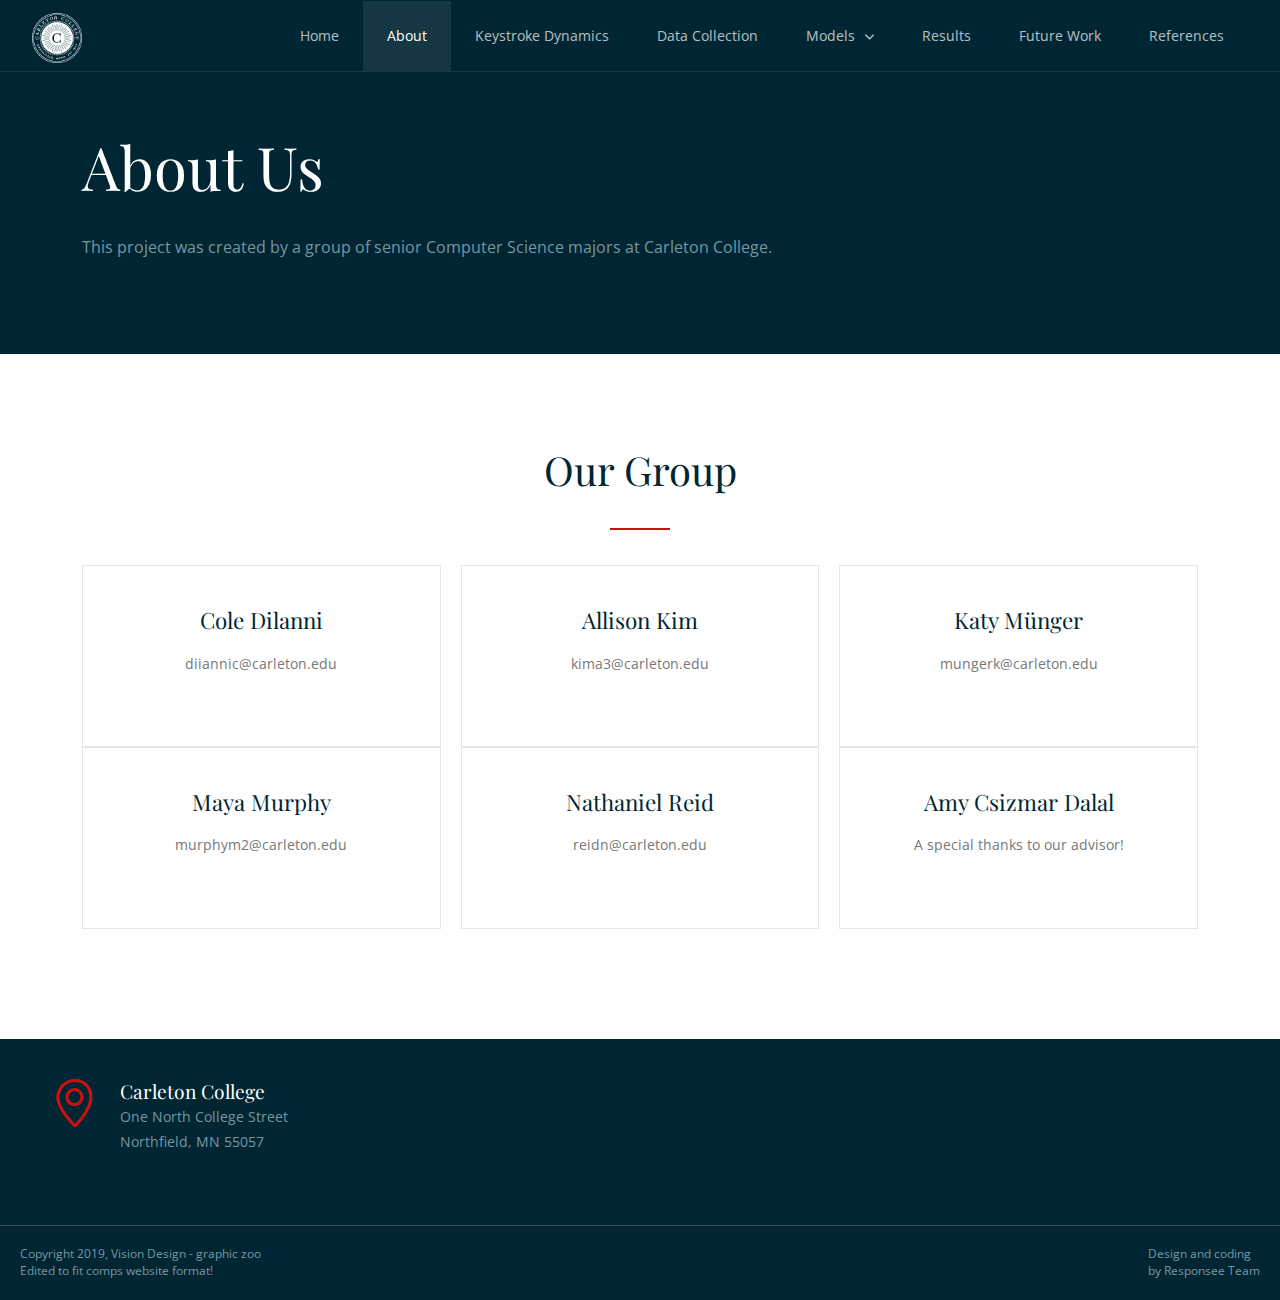
<file: about.html>
<!DOCTYPE html>
<html lang="en-US">
  <head>
    <meta charset="UTF-8">
    <meta name="viewport" content="width=device-width, initial-scale=1.0" />
    <title>Keystroke Dynamics for Usable Passwords</title>
    <link rel="stylesheet" href="css/components.css">
    <link rel="stylesheet" href="css/icons.css">
    <link rel="stylesheet" href="css/responsee.css">
    <link rel="stylesheet" href="owl-carousel/owl.carousel.css">
    <link rel="stylesheet" href="owl-carousel/owl.theme.css">     
    <link rel="stylesheet" href="css/template-style.css">
    <link href='https://fonts.googleapis.com/css?family=Playfair+Display&subset=latin,latin-ext' rel='stylesheet' type='text/css'>
    <link href='https://fonts.googleapis.com/css?family=Open+Sans:400,300,700,800&subset=latin,latin-ext' rel='stylesheet' type='text/css'>
    <script type="text/javascript" src="js/jquery-1.8.3.min.js"></script>
    <script type="text/javascript" src="js/jquery-ui.min.js"></script>      
  </head>
  
  <body class="size-1140">
    <!-- HEADER -->
    <header role="banner" class="position-absolute">    
      <!-- Top Navigation -->
      <nav class="background-transparent background-transparent-hightlight full-width sticky">
        <div class="s-12 l-2">
          <a href="index.html" class="logo">
            <!-- Logo White Version -->
            <img class="logo-white" src="img/carleton.png" style="width:50px;height:50px;" alt="">
            <!-- Logo Dark Version -->
            <!-- <img class="logo-dark" src="img/logo-dark.png" alt=""> -->
          </a>
        </div>
        <div class="top-nav s-12 l-10">
          
          <ul class="right chevron">
            <li><a href="index.html">Home</a></li>
            <li><a href="about.html">About</a></li>
            <li><a href="0keystrokes.html">Keystroke Dynamics</a></li>
            <li><a href="1data.html">Data Collection</a></li>
            <li><a>Models</a>
              <ul>
                <li><a href="2model.html">What is a model?</a></li>
                <li><a href="2stats.html">Statistical Models</a></li>
                <li><a href="3network.html">Neural Network Model</a></li>
              </ul>
            </li>
            <li><a href="4results.html">Results</a></li>
            <li><a href="5future.html">Future Work</a></li>
            <li><a href="6references.html">References</a></li>
            <!-- <li><a href="gallery.html">Gallery</a></li> -->
            <!-- <li><a href="contact.html">Contact</a></li> -->
          </ul>
        </div>
      </nav>
    </header>
    
    <!-- MAIN -->
    <main role="main">
      <!-- Content -->
      <article>
        <header class="section background-dark">
          <div class="line">        
            <h1 class="text-white margin-top-bottom-40 text-size-60 text-line-height-1">About Us</h1>
            <p class=" text-size-16">This project was created by a group of senior Computer Science majors at Carleton College.<br>

          </div>  
        </header> <br><br><br><br>
        <div align="center" class="background-white"> 
          <div class="line">  
            <h2 class="text-size-40 margin-bottom-30">Our Group</h2>
            <hr class="break-small background-primary">
            <!-- <p>
            The group members are Cole Dilanni, Allison Kim, Katharine Munger, Maya Murphy, and Nathaniel Reid. The group was advised by Professor Amy Csizmar Dalal. 
            </p>  -->
            <!-- <blockquote class="margin-top-bottom-20">
              <h3 class="text-size-20 text-line-height-1 margin-bottom-15">Mirum est notare quam littera gothica</h3>
              Mirum est notare quam littera gothica, quam nunc putamus parum claram, anteposuerit litterarum formas humanitatis per seacula quarta decima et quinta decima.
            </blockquote>
             -->
            <!-- <div class="line margin-top-30">
              <div class="margin">
                <div class="s-12 m-6 l-6">
                  <img src="img/img-01.jpg" alt="">
                  <p class="margin-top-30">
                  Nam liber tempor cum soluta nobis eleifend option congue nihil imperdiet doming id quod mazim placerat facer possim assum. Typi non habent claritatem insitam; 
                  est usus legentis in iis qui facit eorum claritatem. Investigationes demonstraverunt lectores legere me lius quod ii legunt saepius. 
                  Claritas est etiam processus dynamicus, qui sequitur mutationem consuetudium lectorum. Mirum est notare quam littera gothica, quam nunc 
                  putamus parum claram, anteposuerit litterarum formas humanitatis per seacula quarta decima et quinta decima. Eodem modo typi, qui nunc 
                  nobis videntur parum clari, fiant sollemnes in futurum.
                  </p>
                </div>
                <div class="s-12 m-6 l-6">
                  <img src="img/img-02.jpg" alt="">
                  <p class="margin-top-30">
                  Nam liber tempor cum soluta nobis eleifend option congue nihil imperdiet doming id quod mazim placerat facer possim assum. Typi non habent claritatem insitam; 
                  est usus legentis in iis qui facit eorum claritatem. Investigationes demonstraverunt lectores legere me lius quod ii legunt saepius. 
                  Claritas est etiam processus dynamicus, qui sequitur mutationem consuetudium lectorum. Mirum est notare quam littera gothica, quam nunc 
                  putamus parum claram, anteposuerit litterarum formas humanitatis per seacula quarta decima et quinta decima. Eodem modo typi, qui nunc 
                  nobis videntur parum clari, fiant sollemnes in futurum.
                  </p>
                </div>
              </div>
            </div>       -->
          </div>
        </div> 
        <!-- Section 1 -->
      <section class="background-white text-center"> 
        <div class="line">
          <div class="margin">
            <div class="s-12 m-12 l-4 margin-m-bottom">
              <div class="padding-2x block-bordered">
                <h2 class="text-thin">Cole Dilanni</h2>
                <p class="margin-bottom-30">diiannic@carleton.edu</p>
              </div>
            </div>
            <div class="s-12 m-12 l-4 margin-m-bottom">
              <div class="padding-2x block-bordered">
                <h2 class="text-thin">Allison Kim</h2>
                <p class="margin-bottom-30">kima3@carleton.edu</p>
              </div>
            </div>
            <div class="s-12 m-12 l-4 margin-m-bottom">
              <div class="padding-2x block-bordered">
                <h2 class="text-thin">Katy Münger</h2>
                <p class="margin-bottom-30">mungerk@carleton.edu</p>
              </div>
            </div>
            <div class="s-12 m-12 l-4 margin-m-bottom">
              <div class="padding-2x block-bordered">
                <h2 class="text-thin">Maya Murphy</h2>
                <p class="margin-bottom-30">murphym2@carleton.edu<br>
                  </p>
              </div>
            </div>
            <div class="s-12 m-12 l-4 margin-m-bottom">
              <div class="padding-2x block-bordered">
                <h2 class="text-thin">Nathaniel Reid</h2>
                <p class="margin-bottom-30">reidn@carleton.edu</p>
              </div>
            </div>
            <div class="s-12 m-12 l-4 margin-m-bottom">
              <div class="padding-2x block-bordered">
                <h2 class="text-thin">Amy Csizmar Dalal</h2>
                <p class="margin-bottom-30">A special thanks to our advisor!</p>
              </div>
            </div>
          </div>
        </div>
      </section>
      </article>
    </main>
    <br><br><br><br><br>

        <!-- FOOTER -->
     <footer>
      <!-- Contact Us
      <div class="background-primary padding text-center">
        <p class="h1">Contact Us: 0800 787 787</p>                                                                        
      </div>
       -->
      <!-- Main Footer -->
      <section class="background-dark full-width">
        <!-- Map
        <div class="s-12 m-12 l-6 margin-m-bottom-2x">
          <div class="s-12 grayscale center">  	  
            <iframe src="https://www.google.com/maps/embed?pb=!1m14!1m12!1m3!1d1459734.5702753505!2d16.91089086619977!3d48.577103681657675!2m3!1f0!2f0!3f0!3m2!1i1024!2i768!4f13.1!5e0!3m2!1ssk!2ssk!4v1457640551761" width="100%" height="450" frameborder="0" style="border:0"></iframe>
          </div>
        </div> -->
        
        <!-- Collumn 2 -->
        <div class="s-12 m-12 l-6 margin-m-bottom-2x">
          <div class="padding-2x">
            <div class="line">              
              <div class="float-left">
                  <i class="icon-sli-location-pin text-primary icon3x"></i>
                </div>
                <div class="margin-left-70 margin-bottom-30">
                  <h3 class="margin-bottom-0">Carleton College</h3>
                  <p>One North College Street<br>
                    Northfield, MN 55057
                  </p>               
                </div>
                <!-- <div class="float-left">
                  <i class="icon-sli-envelope text-primary icon3x"></i>
                </div> -->
                <!-- <div class="margin-left-70 margin-bottom-30">
                  <h3 class="margin-bottom-0">E-mail</h3>
                  <p>diiannic@carleton.edu<br>
                     kima3@carleton.edu<br>
                     mungerk@carleton.edu<br>
                     murphym2@carleton.edu<br>
                     reidn@carleton.edu
                  </p>              
                </div> -->
                <!-- <div class="float-left">
                  <i class="icon-sli-phone text-primary icon3x"></i>
                </div> -->
                <!-- <div class="margin-left-70">
                  <h3 class="margin-bottom-0">Phone Numbers</h3>
                  <p>0800 4521 800 50<br>
                     0450 5896 625 16<br>
                     0798 6546 465 15
                  </p>             
                </div> -->
            </div>
          </div>
        </div>  
      </section>

      
      <hr class="break margin-top-bottom-0" style="border-color: rgba(0, 38, 51, 0.80);">
      
    <!-- Bottom Footer -->
    <section class="padding background-dark full-width">
      <div class="s-12 l-6">
        <p class="text-size-12">Copyright 2019, Vision Design - graphic zoo <br> Edited to fit comps website format!</p>
        <!-- <p class="text-size-12">All images have been purchased from Bigstock. Do not use the images in your website.</p> -->
      </div>
      <div class="s-12 l-6">
        <a class="right text-size-12" href="http://www.myresponsee.com" title="Responsee - lightweight responsive framework">Design and coding<br> by Responsee Team</a>
      </div>
    </section>
  </footer>
  <script type="text/javascript" src="js/responsee.js"></script>
  <script type="text/javascript" src="owl-carousel/owl.carousel.js"></script>
  <script type="text/javascript" src="js/template-scripts.js"></script>
</body>
</html>
</file>
<file: css/components.css>
/*
 * Components CSS - v7 - 2020-09-30
 * https://www.myresponsee.com
 * Copyright 2020, Vision Design - graphic zoo
 * Free to use under the MIT license.
 * 
 * Components CSS includes Tabs, Custom forms, Tooltips, Buttons, Timelines, Modals, Accordions
*/
/* Tabs */
.tab-item {
  background: none repeat scroll 0 0 #fff;
  display: none;
  padding: 1.25rem 0;
}
.tab-item.tab-active {
  display: block;
}
.tab-content > .tab-label {
  display: none;
}
.tab-nav > .tab-label {
  float:left;
}
a.tab-label, a.tab-label:link, a.tab-label:visited, a.tab-label:hover {
  background: none repeat scroll 0 0 #262626;
  color: #fff;
  margin-right: 1px;
  padding: 0.625rem 1.25rem;
  transition: background 0.20s linear 0s;
  -o-transition: background 0.20s linear 0s;
  -ms-transition: background 0.20s linear 0s;
  -moz-transition: background 0.20s linear 0s;
  -webkit-transition: background 0.20s linear 0s;
}
a.tab-label:hover,a.tab-label.active-btn {
  background: none repeat scroll 0 0 #999;
}
.tab-label.active-btn {
  cursor: default;
}
.tab-content {
  text-align: left;
}
@media screen and (max-width:768px) {    
  .tab-nav > .tab-label {
    margin: 0.5px 0;
    width: 100%;
  }
}
/* Custom forms */
form.customform input, form.customform select, form.customform textarea, form.customform button {
 font-size:0.9rem;
 font-family:inherit;
 margin-bottom:1.25rem;
} 
form.customform input, form.customform select {height: 2.7rem;}
form.customform input, form.customform textarea, form.customform select { 
 background: none repeat scroll 0 0 #F5F5F5;
 transition: background 0.20s linear 0s;
 -o-transition: background 0.20s linear 0s;
 -ms-transition: background 0.20s linear 0s;
 -moz-transition: background 0.20s linear 0s;
 -webkit-transition: background 0.20s linear 0s;
}
form.customform input:hover, form.customform textarea:hover, form.customform select:hover, form.customform input:focus, form.customform textarea:focus, form.customform select:focus {background: none repeat scroll 0 0 #fff;}
form.customform input, form.customform textarea, form.customform select {
 background: none repeat scroll 0 0 #F5F5F5;
 border: 1px solid #E0E0E0;
 padding: 0.625rem;
 width: 100%;
}
form.customform input[type="file"] {
 border: 1px solid #E0E0E0;
 height: auto;
 max-height: 2.7rem;
 min-height: 2.7rem;
 padding: 0.4rem;
 width: 100%;
}
form.customform input[type="radio"], form.customform input[type="checkbox"] {
 margin-right: 0.625rem;
 width:auto;
 padding:0;
 height:auto;
}
form.customform option {padding: 0.625rem;}
form.customform select[multiple="multiple"] {height: auto;}
form.customform button {
 width: 100%;
 background: none repeat scroll 0 0 #152732;
 border: 0 none;
 color: #fff;
 height: 2.7rem;
 padding: 0.625rem;
 cursor:pointer;
 width: 100%;
 transition: background 0.20s linear 0s;
 -o-transition: background 0.20s linear 0s;
 -ms-transition: background 0.20s linear 0s;
 -moz-transition: background 0.20s linear 0s;
 -webkit-transition: background 0.20s linear 0s;
}
/* Tooltip */
a.tooltip-container,.tooltip-container {
  border-bottom:1px dotted;
  border-bottom-color: color;
  cursor: help;
  font-weight: 600;
}
a .tooltip-content,.tooltip-content {
  background: #152732 none repeat scroll 0 0;
  color: #fff!important;
  border-radius: 3px;
  display: none;
  font-size: 0.8rem;
  font-weight: normal;
  line-height: 1.3rem;
  margin-top: -1.25rem;
  max-width: 300px;
  padding: 0.625rem;
  position: absolute;
  z-index: 10;
}
.tooltip-content::after {
  border-left: 9px solid transparent;
  border-right: 9px solid transparent;
  border-top: 7px solid #152732;
  bottom: -5px;
  clear: both;
  content: "";
  height: 0;
  left: 50%;
  margin-left: -5px;
  position: absolute;
  width: 0;
}
a.tooltip-content.tooltip-bottom,.tooltip-content.tooltip-bottom {
  margin-top: 1.25rem;
}
.tooltip-content.tooltip-bottom::after {
  border-left: 9px solid transparent;
  border-right: 9px solid transparent;
  border-top: 0;
  border-bottom: 7px solid #152732;
  top: -5px;
}
/* Buttons */
.button,a.button,a.button:link,a.button:active,a.button:visited {
  background: #777 none repeat scroll 0 0;
  border: 0;
  color: #fff;
  cursor: pointer;
  display: inline-block;
  font-size: 0.85rem;
  padding: 0.825rem 1rem;
  text-align: center;
  transition: all 0.20s linear 0s;
  -o-transition: all 0.20s linear 0s;
  -ms-transition: all 0.20s linear 0s;
  -moz-transition: all 0.20s linear 0s;
  -webkit-transition: all 0.20s linear 0s;
}
.button.rounded-btn {
  border-radius: 4px;
}
.button.rounded-full-btn {
  border-radius: 100px;
}
.button:hover {
  box-shadow: 0 0 10px 100px rgba(255,255,255,0.15) inset;
  color: #fff;
}
.button.secondary-btn,a.button.secondary-btn,a.button.secondary-btn:link,a.button.secondary-btn:active,a.button.secondary-btn:visited {
  background: #444 none repeat scroll 0 0;
}
.button.cancel-btn,a.button.cancel-btn,a.button.cancel-btn:link,a.button.cancel-btn:active,a.button.cancel-btn:visited {
  background: #dc003a none repeat scroll 0 0;
}
.button.submit-btn,a.button.submit-btn,a.button.submit-btn:link,a.button.submit-btn:active,a.button.submit-btn:visited {
  background: #b4bf04 none repeat scroll 0 0;
}
.button.reload-btn,a.button.reload-btn,a.button.reload-btn:link,a.button.reload-btn:active,a.button.reload-btn:visited {
  background: #ff9800 none repeat scroll 0 0;
}
.button.disabled-btn {
  cursor: not-allowed!important;
  opacity: 0.2;
}
.button i {
  background: rgba(0, 0, 0, 0.1) none repeat scroll 0 0;
  border-radius: 27px;
  color: #fff!important;
  display: inline-block;
  font-size: 0.8rem;
  height: 27px;
  line-height: 27px;
  margin-right: 5px;
  width: 27px;
  transition: all 0.20s linear 0s;
  -o-transition: all 0.20s linear 0s;
  -ms-transition: all 0.20s linear 0s;
  -moz-transition: all 0.20s linear 0s;
  -webkit-transition: all 0.20s linear 0s;
}
.button:hover > i {
  background: rgba(0, 0, 0, 0.06) none repeat scroll 0 0;
}
.grid .button {
  width: 100%;
}
/* Allison's repo button*/
input[type=submit] {
  padding: 7px 15px; 
  background: #e0e0e0;
  color: black;
  border: 0 none;
  cursor: pointer;
  -webkit-border-radius: 10px;
  border-radius: 5px; 
  font-size: 1.2rem;
  font-family: inherit;
}
/* Accordion */
.accordion-title { 
  font-size: 1.1rem;
  padding: 15px;
  cursor: pointer;
  transition: background 0.2s;
  margin: 5px 0;
  border-radius: 3px;
  font-size: 1.2rem;
  color: #152732;
  background: #eee;
}
.accordion-content {
  display: none;
  padding: 15px;
  border: 1px solid #eee;
}
.accordion-title::before {
  content: "\f005";
  font-family: "mfg";
  margin-right: 10px;
  font-size: 12px;
  width: 17px;
  height: 17px;
  line-height: 15px;
  text-align: center;
  border-radius: 17px;
  display: inline-block;
  color: #fff;
  position: relative;
  top: -1px;
  border: 2px solid #fff;
  transform: rotate(0deg);
  transition:all 0.2s ease-in-out;
  -moz-transition:all 0.2s ease-in-out;
  -webkit-transition:all 0.2s ease-in-out;
}
.active-accordion-section > .accordion-title::before {
  transform: rotate(180deg);
}
/* Modal */
.modal {
  display: none;
  margin-top: -100%;    
  background: #fff;
  padding: 20px;
  height: auto;
  position: absolute;
  z-index: 2;
  transition:all 0.3s ease-in-out;
  -moz-transition:all 0.3s ease-in-out;
  -webkit-transition:all 0.3s ease-in-out;
}
.modal.active-modal {
  margin-top: 0;
  width: 100%;
}
.modal-content {
  position: relative;
  width: 100%;
  max-width: 1140px;
  margin: 0 auto;
  clear: left;
  overflow-x: hidden;
  height: 100%;
  overflow-y: auto;
}
.modal-content::after {
  clear:both;
  content: ".";
  display:block;
  height:0;
  line-height:0;
  overflow:hidden;
  visibility:hidden;
}
.modal-wrap {
  background: rgba(0,0,0,0.6);
  position: fixed;
  top: 0;
  bottom: 0;
  left: 0;
  right: 0;
  padding: 20px;  
  z-index: 1000;
}
body.modal-active {
  overflow: hidden !important;
}
.modal-close-button, .modal-button  {
  cursor: pointer;
}
.modal-close {
  position: fixed;
  cursor: pointer;
  top: 0;
  bottom: 0;
  left: 0;
  right: 0;
  z-index: 1;
}
.modal-close-icon i {
  color: #ccc;
  font-size: 17px;
}
.modal-close-icon {
  position: absolute;
  right: 10px;
  top: 6px;
  cursor: pointer;
}
/* Timeline */
.timeline-container {
  width: 100%;
  margin: 0 auto;
  position: relative;
  padding: 20px 0;
}
.timeline-container::before {
  content: '';
  position: absolute;
  top: 0;
  left: 18px;
  height: 100%;
  width: 4px;
  background: #eeeeee;
}
@media only screen and (min-width: 1170px) {
  .timeline-container::before {
    left: 50%;
    margin-left: -2px;
  }
}
.timeline-block {
  position: relative;
  margin: 2rem 0;
  clear: both;
}
.timeline-block:after {
  clear:both;
  content: ".";
  display:block;
  height:0;
  line-height:0;
  overflow:hidden;
  visibility:hidden;
}
.timeline-block:first-child {
  margin-top: 0;
}
.timeline-block:last-child {
  margin-bottom: 0;
}
@media only screen and (min-width: 1170px) {
  .timeline-block {
    margin: 4em 0;
  }
  .timeline-block:first-child {
    margin-top: 0;
  }
  .timeline-block:last-child {
    margin-bottom: 0;
  }
}
.timeline-icon {
  background: #B4BF04;	
  position: absolute;
  top: 0;
  left: 0;
  width: 40px;
  height: 40px;
  border-radius: 50%;
  line-height: 40px;
  text-align: center;
}
.timeline-icon i {
  color: #fff;
  font-size: 1rem;
}
@media only screen and (min-width: 1141px) {
  .timeline-icon {
    width: 60px;
    height: 60px;
    left: 50%;
    margin-left: -30px;
    line-height: 60px;
  }
  .timeline-icon i {
    font-size: 2rem;
  }
}
.timeline-content {
  position: relative;
  margin-left: 60px;
  background: #f5f5f5;
  border-radius: 0.25rem;
  padding: 1em;
  text-align: left;
}
.timeline-content:after {
  content: "";
  display: table;
  clear: both;
}
.timeline-content .timeline-date {
  display: inline-block;
  float: left;
  font-size: 1.5rem;
  color: #333;
}
.timeline-content::before {
  content: '';
  position: absolute;
  top: 16px;
  right: 100%;
  height: 0;
  width: 0;
  border: 11px solid transparent;
  border-right: 11px solid #f5f5f5;
}
.timeline-icon img {
  top: 0px;
  min-height: 100%;
  min-width: 100%;
  width: auto;
}
.timeline-icon {
  overflow: hidden;
}
@media only screen and (min-width: 1141px) {
  .timeline-content {
    margin-left: 0;
    padding: 15px;
    width: 45%;
    text-align: right;
  }
  .timeline-content .timeline-date {
    position: absolute;
    width: 100%;
    left: 121%;
    top: 0;
    text-align: left;
  }
  .timeline-content::before {
    left: 100%;
    border-left: 11px solid #f5f5f5;
    border-right: 0;
  }
  .timeline-block:nth-child(even) .timeline-content {
    float: right;
    text-align: left;
  }
  .timeline-block:nth-child(even) .timeline-content::before {
    top: 24px;
    left: auto;
    right: 100%;
    border-color: transparent;   
    border-right: 11px solid #f5f5f5;
  }
  .timeline-block:nth-child(even) .timeline-content .timeline-date {
    left: auto;
    right: 121%;
    text-align: right;
  } 
}/*
 * Components CSS - v7 - 2020-09-30
 * https://www.myresponsee.com
 * Copyright 2020, Vision Design - graphic zoo
 * Free to use under the MIT license.
 * 
 * Components CSS includes Tabs, Custom forms, Tooltips, Buttons, Timelines, Modals, Accordions
*/
/* Tabs */
.tab-item {
  background: none repeat scroll 0 0 #fff;
  display: none;
  padding: 1.25rem 0;
}
.tab-item.tab-active {
  display: block;
}
.tab-content > .tab-label {
  display: none;
}
.tab-nav > .tab-label {
  float:left;
}
a.tab-label, a.tab-label:link, a.tab-label:visited, a.tab-label:hover {
  background: none repeat scroll 0 0 #262626;
  color: #fff;
  margin-right: 1px;
  padding: 0.625rem 1.25rem;
  transition: background 0.20s linear 0s;
  -o-transition: background 0.20s linear 0s;
  -ms-transition: background 0.20s linear 0s;
  -moz-transition: background 0.20s linear 0s;
  -webkit-transition: background 0.20s linear 0s;
}
a.tab-label:hover,a.tab-label.active-btn {
  background: none repeat scroll 0 0 #999;
}
.tab-label.active-btn {
  cursor: default;
}
.tab-content {
  text-align: left;
}
@media screen and (max-width:768px) {    
  .tab-nav > .tab-label {
    margin: 0.5px 0;
    width: 100%;
  }
}
/* Custom forms */
form.customform input, form.customform select, form.customform textarea, form.customform button {
 font-size:0.9rem;
 font-family:inherit;
 margin-bottom:1.25rem;
} 
form.customform input, form.customform select {height: 2.7rem;}
form.customform input, form.customform textarea, form.customform select { 
 background: none repeat scroll 0 0 #F5F5F5;
 transition: background 0.20s linear 0s;
 -o-transition: background 0.20s linear 0s;
 -ms-transition: background 0.20s linear 0s;
 -moz-transition: background 0.20s linear 0s;
 -webkit-transition: background 0.20s linear 0s;
}
form.customform input:hover, form.customform textarea:hover, form.customform select:hover, form.customform input:focus, form.customform textarea:focus, form.customform select:focus {background: none repeat scroll 0 0 #fff;}
form.customform input, form.customform textarea, form.customform select {
 background: none repeat scroll 0 0 #F5F5F5;
 border: 1px solid #E0E0E0;
 padding: 0.625rem;
 width: 100%;
}
form.customform input[type="file"] {
 border: 1px solid #E0E0E0;
 height: auto;
 max-height: 2.7rem;
 min-height: 2.7rem;
 padding: 0.4rem;
 width: 100%;
}
form.customform input[type="radio"], form.customform input[type="checkbox"] {
 margin-right: 0.625rem;
 width:auto;
 padding:0;
 height:auto;
}
form.customform option {padding: 0.625rem;}
form.customform select[multiple="multiple"] {height: auto;}
form.customform button {
 width: 100%;
 background: none repeat scroll 0 0 #152732;
 border: 0 none;
 color: #fff;
 height: 2.7rem;
 padding: 0.625rem;
 cursor:pointer;
 width: 100%;
 transition: background 0.20s linear 0s;
 -o-transition: background 0.20s linear 0s;
 -ms-transition: background 0.20s linear 0s;
 -moz-transition: background 0.20s linear 0s;
 -webkit-transition: background 0.20s linear 0s;
}
/* Tooltip */
a.tooltip-container,.tooltip-container {
  border-bottom:1px dotted;
  border-bottom-color: color;
  cursor: help;
  font-weight: 600;
}
a .tooltip-content,.tooltip-content {
  background: #152732 none repeat scroll 0 0;
  color: #fff!important;
  border-radius: 3px;
  display: none;
  font-size: 0.8rem;
  font-weight: normal;
  line-height: 1.3rem;
  margin-top: -1.25rem;
  max-width: 300px;
  padding: 0.625rem;
  position: absolute;
  z-index: 10;
}
.tooltip-content::after {
  border-left: 9px solid transparent;
  border-right: 9px solid transparent;
  border-top: 7px solid #152732;
  bottom: -5px;
  clear: both;
  content: "";
  height: 0;
  left: 50%;
  margin-left: -5px;
  position: absolute;
  width: 0;
}
a.tooltip-content.tooltip-bottom,.tooltip-content.tooltip-bottom {
  margin-top: 1.25rem;
}
.tooltip-content.tooltip-bottom::after {
  border-left: 9px solid transparent;
  border-right: 9px solid transparent;
  border-top: 0;
  border-bottom: 7px solid #152732;
  top: -5px;
}
/* Buttons */
.button,a.button,a.button:link,a.button:active,a.button:visited {
  background: #777 none repeat scroll 0 0;
  border: 0;
  color: #fff;
  cursor: pointer;
  display: inline-block;
  font-size: 0.85rem;
  padding: 0.825rem 1rem;
  text-align: center;
  transition: all 0.20s linear 0s;
  -o-transition: all 0.20s linear 0s;
  -ms-transition: all 0.20s linear 0s;
  -moz-transition: all 0.20s linear 0s;
  -webkit-transition: all 0.20s linear 0s;
}
.button.rounded-btn {
  border-radius: 4px;
}
.button.rounded-full-btn {
  border-radius: 100px;
}
.button:hover {box-shadow: 0 0 10px 100px rgba(255,255,255,0.15) inset;}
.button.secondary-btn,a.button.secondary-btn,a.button.secondary-btn:link,a.button.secondary-btn:active,a.button.secondary-btn:visited {
  background: #444 none repeat scroll 0 0;
}
.button.cancel-btn,a.button.cancel-btn,a.button.cancel-btn:link,a.button.cancel-btn:active,a.button.cancel-btn:visited {
  background: #dc003a none repeat scroll 0 0;
}
.button.submit-btn,a.button.submit-btn,a.button.submit-btn:link,a.button.submit-btn:active,a.button.submit-btn:visited {
  background: #b4bf04 none repeat scroll 0 0;
}
.button.reload-btn,a.button.reload-btn,a.button.reload-btn:link,a.button.reload-btn:active,a.button.reload-btn:visited {
  background: #ff9800 none repeat scroll 0 0;
}
.button.disabled-btn {
  cursor: not-allowed!important;
  opacity: 0.2;
}
.button i {
  background: rgba(0, 0, 0, 0.1) none repeat scroll 0 0;
  border-radius: 27px;
  color: #fff!important;
  display: inline-block;
  font-size: 0.8rem;
  height: 27px;
  line-height: 27px;
  margin-right: 5px;
  width: 27px;
  transition: all 0.20s linear 0s;
  -o-transition: all 0.20s linear 0s;
  -ms-transition: all 0.20s linear 0s;
  -moz-transition: all 0.20s linear 0s;
  -webkit-transition: all 0.20s linear 0s;
}
.button:hover > i {
  background: rgba(0, 0, 0, 0.06) none repeat scroll 0 0;
}
.grid .button {
  width: 100%;
}
/* Accordion */
.accordion-title { 
  font-size: 1.1rem;
  padding: 15px;
  cursor: pointer;
  transition: background 0.2s;
  margin: 5px 0;
  border-radius: 3px;
  font-size: 1.2rem;
  color: #152732;
  background: #eee;
}
.accordion-content {
  display: none;
  padding: 15px;
  border: 1px solid #eee;
}
.accordion-title::before {
  content: "\f005";
  font-family: "mfg";
  margin-right: 10px;
  font-size: 12px;
  width: 17px;
  height: 17px;
  line-height: 15px;
  text-align: center;
  border-radius: 17px;
  display: inline-block;
  color: #fff;
  position: relative;
  top: -1px;
  border: 2px solid #fff;
  transform: rotate(0deg);
  transition:all 0.2s ease-in-out;
  -moz-transition:all 0.2s ease-in-out;
  -webkit-transition:all 0.2s ease-in-out;
}
.active-accordion-section > .accordion-title::before {
  transform: rotate(180deg);
}


/* Modal */
.modal {
  display: none;
  margin-top: -100%;    
  background: #fff;
  padding: 20px;
  height: auto;
  position: absolute;
  z-index: 2;
  transition:all 0.3s ease-in-out;
  -moz-transition:all 0.3s ease-in-out;
  -webkit-transition:all 0.3s ease-in-out;
}
.modal.active-modal {
    margin-top: 0;
}
.modal-content {
  position: relative;
  width: 100%;
  max-width: 1140px;
  margin: 0 auto;
  clear: left;
  overflow-x: hidden;
  height: 100%;
  overflow-y: auto;
}
.modal-content::after {
  clear:both;
  content: ".";
  display:block;
  height:0;
  line-height:0;
  overflow:hidden;
  visibility:hidden;
}
.modal-wrap {
  background: rgba(0,0,0,0.6);
  position: fixed;
  top: 0;
  bottom: 0;
  left: 0;
  right: 0;
  padding: 20px;  
  z-index: 1000;
}
body.modal-active {
  overflow: hidden !important;
}
.modal-close-button, .modal-button  {
  cursor: pointer;
}
.modal-close {
  position: fixed;
  cursor: pointer;
  top: 0;
  bottom: 0;
  left: 0;
  right: 0;
  z-index: 1;
}
.modal-close-icon i {
  color: #ccc;
  font-size: 17px;
}
.modal-close-icon {
  position: absolute;
  right: 10px;
  top: 6px;
  cursor: pointer;
}
/* Timeline */
.timeline-container {
  width: 100%;
  margin: 0 auto;
  position: relative;
  padding: 20px 0;
}
.timeline-container::before {
  content: '';
  position: absolute;
  top: 0;
  left: 18px;
  height: 100%;
  width: 4px;
  background: #eeeeee;
}
@media only screen and (min-width: 1170px) {
  .timeline-container::before {
    left: 50%;
    margin-left: -2px;
  }
}
.timeline-block {
  position: relative;
  margin: 2rem 0;
  clear: both;
}
.timeline-block:after {
  clear:both;
  content: ".";
  display:block;
  height:0;
  line-height:0;
  overflow:hidden;
  visibility:hidden;
}
.timeline-block:first-child {
  margin-top: 0;
}
.timeline-block:last-child {
  margin-bottom: 0;
}
@media only screen and (min-width: 1170px) {
  .timeline-block {
    margin: 4em 0;
  }
  .timeline-block:first-child {
    margin-top: 0;
  }
  .timeline-block:last-child {
    margin-bottom: 0;
  }
}
.timeline-icon {
  background: #B4BF04;	
  position: absolute;
  top: 0;
  left: 0;
  width: 40px;
  height: 40px;
  border-radius: 50%;
  line-height: 40px;
  text-align: center;
}
.timeline-icon i {
  color: #fff;
  font-size: 1rem;
}
@media only screen and (min-width: 1141px) {
  .timeline-icon {
    width: 60px;
    height: 60px;
    left: 50%;
    margin-left: -30px;
    line-height: 60px;
  }
  .timeline-icon i {
    font-size: 2rem;
  }
}
.timeline-content {
  position: relative;
  margin-left: 60px;
  background: #f5f5f5;
  border-radius: 0.25rem;
  padding: 1em;
  text-align: left;
}
.timeline-content:after {
  content: "";
  display: table;
  clear: both;
}
.timeline-content .timeline-date {
  display: inline-block;
}
.timeline-content .timeline-date {
  float: left;
  font-size: 1.5rem;
  color: #B4BF04;
}
.timeline-content::before {
  content: '';
  position: absolute;
  top: 16px;
  right: 100%;
  height: 0;
  width: 0;
  border: 11px solid transparent;
  border-right: 11px solid #f5f5f5;
}
.timeline-icon img {
  top: 0px;
  min-height: 100%;
  min-width: 100%;
  width: auto;
}
.timeline-icon {
  overflow: hidden;
}
@media only screen and (min-width: 1141px) {
  .timeline-content {
    margin-left: 0;
    padding: 15px;
    width: 45%;
    text-align: right;
  }
  .timeline-content .timeline-date {
    position: absolute;
    width: 100%;
    left: 121%;
    top: 0;
    text-align: left;
  }
  .timeline-content::before {
    left: 100%;
    border-left: 11px solid #f5f5f5;
    border-right: 0;
  }
  .timeline-block:nth-child(even) .timeline-content {
    float: right;
    text-align: left;
  }
  .timeline-block:nth-child(even) .timeline-content::before {
    top: 24px;
    left: auto;
    right: 100%;
    border-color: transparent;   
    border-right: 11px solid #f5f5f5;
  }
  .timeline-block:nth-child(even) .timeline-content .timeline-date {
    left: auto;
    right: 121%;
    text-align: right;
  }
  form { 
    padding: 5px;
    display: inline; 
  }
}
</file>
<file: css/icons.css>
/* Icon font - MFG labs */
@font-face {
  font-family: 'mfg';
    src: url('../font/mfglabsiconset-webfont.eot');
    src: url('../font/mfglabsiconset-webfont.svg#mfg_labs_iconsetregular') format('svg'),
   		   url('../font/mfglabsiconset-webfont.eot?#iefix') format('embedded-opentype'),
         url('../font/mfglabsiconset-webfont.woff') format('woff'),
         url('../font/mfglabsiconset-webfont.ttf') format('truetype');
    font-weight: normal;
    font-style: normal;
}

.icon-cloud,
.icon-at,
.icon-plus,
.icon-minus,
.icon-arrow_up,
.icon-arrow_down,
.icon-arrow_right,
.icon-arrow_left,
.icon-chevron_down,
.icon-chevron_up,
.icon-chevron_right,
.icon-chevron_left,
.icon-reorder,
.icon-list,
.icon-reorder_square,
.icon-reorder_square_line,
.icon-coverflow,
.icon-coverflow_line,
.icon-pause,
.icon-play,
.icon-step_forward,
.icon-step_backward,
.icon-fast_forward,
.icon-fast_backward,
.icon-cloud_upload,
.icon-cloud_download,
.icon-data_science,
.icon-data_science_black,
.icon-globe,
.icon-globe_black,
.icon-math_ico,
.icon-math,
.icon-math_black,
.icon-paperplane_ico,
.icon-paperplane,
.icon-paperplane_black,
.icon-color_balance,
.icon-star,
.icon-star_half,
.icon-star_empty,
.icon-star_half_empty,
.icon-reload,
.icon-heart,
.icon-heart_broken,
.icon-hashtag,
.icon-reply,
.icon-retweet,
.icon-signin,
.icon-signout,
.icon-download,
.icon-upload,
.icon-placepin,
.icon-display_screen,
.icon-tablet,
.icon-smartphone,
.icon-connected_object,
.icon-lock,
.icon-unlock,
.icon-camera,
.icon-isight,
.icon-video_camera,
.icon-random,
.icon-message,
.icon-discussion,
.icon-calendar,
.icon-ringbell,
.icon-movie,
.icon-mail,
.icon-pen,
.icon-settings,
.icon-measure,
.icon-vector,
.icon-vector_pen,
.icon-mute_on,
.icon-mute_off,
.icon-home,
.icon-sheet,
.icon-arrow_big_right,
.icon-arrow_big_left,
.icon-arrow_big_down,
.icon-arrow_big_up,
.icon-dribbble_circle,
.icon-dribbble,
.icon-facebook_circle,
.icon-facebook,
.icon-git_circle_alt,
.icon-git_circle,
.icon-git,
.icon-octopus,
.icon-twitter_circle,
.icon-twitter,
.icon-google_plus_circle,
.icon-google_plus,
.icon-linked_in_circle,
.icon-linked_in,
.icon-instagram,
.icon-instagram_circle,
.icon-mfg_icon,
.icon-xing,
.icon-xing_circle,
.icon-mfg_icon_circle,
.icon-user,
.icon-user_male,
.icon-user_female,
.icon-users,
.icon-file_open,
.icon-file_close,
.icon-file_alt,
.icon-file_close_alt,
.icon-attachment,
.icon-check,
.icon-cross_mark,
.icon-cancel_circle,
.icon-check_circle,
.icon-magnifying,
.icon-inbox,
.icon-clock,
.icon-stopwatch,
.icon-hourglass,
.icon-trophy,
.icon-unlock_alt,
.icon-lock_alt,
.icon-arrow_doubled_right,
.icon-arrow_doubled_left,
.icon-arrow_doubled_down,
.icon-arrow_doubled_up,
.icon-link,
.icon-warning,
.icon-warning_alt,
.icon-magnifying_plus,
.icon-magnifying_minus,
.icon-white_question,
.icon-black_question,
.icon-stop,
.icon-share,
.icon-eye,
.icon-trash_can,
.icon-hard_drive,
.icon-information_black,
.icon-information_white,
.icon-printer,
.icon-letter,
.icon-soundcloud,
.icon-soundcloud_circle,
.icon-anchor,
.icon-female_sign,
.icon-male_sign,
.icon-joystick,
.icon-high_voltage,
.icon-fire,
.icon-newspaper,
.icon-chart,
.icon-spread,
.icon-spinner_1,
.icon-spinner_2,
.icon-chart_alt,
.icon-label,
.icon-brush,
.icon-refresh,
.icon-node,
.icon-node_2,
.icon-node_3,
.icon-link_2_nodes,
.icon-link_3_nodes,
.icon-link_loop_nodes,
.icon-node_size,
.icon-node_color,
.icon-layout_directed,
.icon-layout_radial,
.icon-layout_hierarchical,
.icon-node_link_direction,
.icon-node_link_short_path,
.icon-node_cluster,
.icon-display_graph,
.icon-node_link_weight,
.icon-more_node_links,
.icon-node_shape,
.icon-node_icon,
.icon-node_text,
.icon-node_link_text,
.icon-node_link_color,
.icon-node_link_shape,
.icon-credit_card,
.icon-disconnect,
.icon-graph,
.icon-new_user {
  font-family: 'mfg';
  font-style: normal;
  font-variant: normal;
  font-weight: normal;
  color:#e3e3e3;
  speak: none; 
  text-transform: none;
  /* Better Font Rendering =========== */
  -webkit-font-smoothing: antialiased;
  -moz-osx-font-smoothing: grayscale;
}
.icon2x {font-size: 2rem;}
.icon3x {font-size: 3rem;}

.icon-cloud:before { content: "\2601"; }
.icon-at:before { content: "\0040"; }
.icon-plus:before { content: "\002B"; }
.icon-minus:before { content: "\2212"; }
.icon-arrow_up:before { content: "\2191"; }
.icon-arrow_down:before { content: "\2193"; }
.icon-arrow_right:before { content: "\2192"; }
.icon-arrow_left:before { content: "\2190"; }
.icon-chevron_down:before { content: "\f004"; }
.icon-chevron_up:before { content: "\f005"; }
.icon-chevron_right:before { content: "\f006"; }
.icon-chevron_left:before { content: "\f007"; }
.icon-reorder:before { content: "\f008"; }
.icon-list:before { content: "\f009"; }
.icon-reorder_square:before { content: "\f00a"; }
.icon-reorder_square_line:before { content: "\f00b"; }
.icon-coverflow:before { content: "\f00c"; }
.icon-coverflow_line:before { content: "\f00d"; }
.icon-pause:before { content: "\f00e"; }
.icon-play:before { content: "\f00f"; }
.icon-step_forward:before { content: "\f010"; }
.icon-step_backward:before { content: "\f011"; }
.icon-fast_forward:before { content: "\f012"; }
.icon-fast_backward:before { content: "\f013"; }
.icon-cloud_upload:before { content: "\f014"; }
.icon-cloud_download:before { content: "\f015"; }
.icon-data_science:before { content: "\f016"; }
.icon-data_science_black:before { content: "\f017"; }
.icon-globe:before { content: "\f018"; }
.icon-globe_black:before { content: "\f019"; }
.icon-math_ico:before { content: "\f01a"; }
.icon-math:before { content: "\f01b"; }
.icon-math_black:before { content: "\f01c"; }
.icon-paperplane_ico:before { content: "\f01d"; }
.icon-paperplane:before { content: "\f01e"; }
.icon-paperplane_black:before { content: "\f01f"; }
.icon-color_balance:before { content: "\f020"; }
.icon-star:before { content: "\2605"; }
.icon-star_half:before { content: "\f022"; }
.icon-star_empty:before { content: "\2606"; }
.icon-star_half_empty:before { content: "\f024"; }
.icon-reload:before { content: "\f025"; }
.icon-heart:before { content: "\2665"; }
.icon-heart_broken:before { content: "\f028"; }
.icon-hashtag:before { content: "\f029"; }
.icon-reply:before { content: "\f02a"; }
.icon-retweet:before { content: "\f02b"; }
.icon-signin:before { content: "\f02c"; }
.icon-signout:before { content: "\f02d"; }
.icon-download:before { content: "\f02e"; }
.icon-upload:before { content: "\f02f"; }
.icon-placepin:before { content: "\f031"; }
.icon-display_screen:before { content: "\f032"; }
.icon-tablet:before { content: "\f033"; }
.icon-smartphone:before { content: "\f034"; }
.icon-connected_object:before { content: "\f035"; }
.icon-lock:before { content: "\F512"; }
.icon-unlock:before { content: "\F513"; }
.icon-camera:before { content: "\F4F7"; }
.icon-isight:before { content: "\f039"; }
.icon-video_camera:before { content: "\f03a"; }
.icon-random:before { content: "\f03b"; }
.icon-message:before { content: "\F4AC"; }
.icon-discussion:before { content: "\f03d"; }
.icon-calendar:before { content: "\F4C5"; }
.icon-ringbell:before { content: "\f03f"; }
.icon-movie:before { content: "\f040"; }
.icon-mail:before { content: "\2709"; }
.icon-pen:before { content: "\270F"; }
.icon-settings:before { content: "\9881"; }
.icon-measure:before { content: "\f044"; }
.icon-vector:before { content: "\f045"; }
.icon-vector_pen:before { content: "\2712"; }
.icon-mute_on:before { content: "\f047"; }
.icon-mute_off:before { content: "\f048"; }
.icon-home:before { content: "\2302"; }
.icon-sheet:before { content: "\f04a"; }
.icon-arrow_big_right:before { content: "\21C9"; }
.icon-arrow_big_left:before { content: "\21C7"; }
.icon-arrow_big_down:before { content: "\21CA"; }
.icon-arrow_big_up:before { content: "\21C8"; }
.icon-dribbble_circle:before { content: "\f04f"; }
.icon-dribbble:before { content: "\f050"; }
.icon-facebook_circle:before { content: "\f051"; }
.icon-facebook:before { content: "\f052"; }
.icon-git_circle_alt:before { content: "\f053"; }
.icon-git_circle:before { content: "\f054"; }
.icon-git:before { content: "\f055"; }
.icon-octopus:before { content: "\f056"; }
.icon-twitter_circle:before { content: "\f057"; }
.icon-twitter:before { content: "\f058"; }
.icon-google_plus_circle:before { content: "\f059"; }
.icon-google_plus:before { content: "\f05a"; }
.icon-linked_in_circle:before { content: "\f05b"; }
.icon-linked_in:before { content: "\f05c"; }
.icon-instagram:before { content: "\f05d"; }
.icon-instagram_circle:before { content: "\f05e"; }
.icon-mfg_icon:before { content: "\f05f"; }
.icon-xing:before { content: "\F532"; }
.icon-xing_circle:before { content: "\F533"; }
.icon-mfg_icon_circle:before { content: "\f060"; }
.icon-user:before { content: "\f061"; }
.icon-user_male:before { content: "\f062"; }
.icon-user_female:before { content: "\f063"; }
.icon-users:before { content: "\f064"; }
.icon-file_open:before { content: "\F4C2"; }
.icon-file_close:before { content: "\f067"; }
.icon-file_alt:before { content: "\f068"; }
.icon-file_close_alt:before { content: "\f069"; }
.icon-attachment:before { content: "\f06a"; }
.icon-check:before { content: "\2713"; }
.icon-cross_mark:before { content: "\274C"; }
.icon-cancel_circle:before { content: "\F06E"; }
.icon-check_circle:before { content: "\f06d"; }
.icon-magnifying:before { content: "\F50D"; }
.icon-inbox:before { content: "\f070"; }
.icon-clock:before { content: "\23F2"; }
.icon-stopwatch:before { content: "\23F1"; }
.icon-hourglass:before { content: "\231B"; }
.icon-trophy:before { content: "\f074"; }
.icon-unlock_alt:before { content: "\F075"; }
.icon-lock_alt:before { content: "\F510"; }
.icon-arrow_doubled_right:before { content: "\21D2"; }
.icon-arrow_doubled_left:before { content: "\21D0"; }
.icon-arrow_doubled_down:before { content: "\21D3"; }
.icon-arrow_doubled_up:before { content: "\21D1"; }
.icon-link:before { content: "\f07B"; }
.icon-warning:before { content: "\2757"; }
.icon-warning_alt:before { content: "\2755"; }
.icon-magnifying_plus:before { content: "\f07E"; }
.icon-magnifying_minus:before { content: "\f07F"; }
.icon-white_question:before { content: "\2754"; }
.icon-black_question:before { content: "\2753"; }
.icon-stop:before { content: "\f080"; }
.icon-share:before { content: "\f081"; }
.icon-eye:before { content: "\f082"; }
.icon-trash_can:before { content: "\f083"; }
.icon-hard_drive:before { content: "\f084"; }
.icon-information_black:before { content: "\f085"; }
.icon-information_white:before { content: "\f086"; }
.icon-printer:before { content: "\f087"; }
.icon-letter:before { content: "\f088"; }
.icon-soundcloud:before { content: "\f089"; }
.icon-soundcloud_circle:before { content: "\f08A"; }
.icon-anchor:before { content: "\2693"; }
.icon-female_sign:before { content: "\2640"; }
.icon-male_sign:before { content: "\2642"; }
.icon-joystick:before { content: "\F514"; }
.icon-high_voltage:before { content: "\26A1"; }
.icon-fire:before { content: "\F525"; }
.icon-newspaper:before { content: "\F4F0"; }
.icon-chart:before { content: "\F526"; }
.icon-spread:before { content: "\F527"; }
.icon-spinner_1:before { content: "\F528"; }
.icon-spinner_2:before { content: "\F529"; }
.icon-chart_alt:before { content: "\F530"; }
.icon-label:before { content: "\F531"; }
.icon-brush:before { content: "\E000"; }
.icon-refresh:before { content: "\E001"; }
.icon-node:before { content: "\E002"; }
.icon-node_2:before { content: "\E003"; }
.icon-node_3:before { content: "\E004"; }
.icon-link_2_nodes:before { content: "\E005"; }
.icon-link_3_nodes:before { content: "\E006"; }
.icon-link_loop_nodes:before { content: "\E007"; }
.icon-node_size:before { content: "\E008"; }
.icon-node_color:before { content: "\E009"; }
.icon-layout_directed:before { content: "\E010"; }
.icon-layout_radial:before { content: "\E011"; }
.icon-layout_hierarchical:before { content: "\E012"; }
.icon-node_link_direction:before { content: "\E013"; }
.icon-node_link_short_path:before { content: "\E014"; }
.icon-node_cluster:before { content: "\E015"; }
.icon-display_graph:before { content: "\E016"; }
.icon-node_link_weight:before { content: "\E017"; }
.icon-more_node_links:before { content: "\E018"; }
.icon-node_shape:before { content: "\E00A"; }
.icon-node_icon:before { content: "\E00B"; }
.icon-node_text:before { content: "\E00C"; }
.icon-node_link_text:before { content: "\E00D"; }
.icon-node_link_color:before { content: "\E00E"; }
.icon-node_link_shape:before { content: "\E00F"; }
.icon-credit_card:before { content: "\F4B3"; }
.icon-disconnect:before { content: "\F534"; }
.icon-graph:before { content: "\F535"; }
.icon-new_user:before { content: "\F536"; }


/* Icon font - Simple Line Icons */
@font-face {
  font-family: 'sli';
  src: url('../font/Simple-Line-Icons.eot?v=2.2.2');
  src: url('../font/Simple-Line-Icons.eot?v=2.2.2#iefix') format('embedded-opentype'), url('../font/Simple-Line-Icons.ttf?v=2.2.2') format('truetype'), url('../font/Simple-Line-Icons.woff2?v=2.2.2') format('woff2'), url('../font/Simple-Line-Icons.woff?v=2.2.2') format('woff'), url('../font/Simple-Line-Icons.svg?v=2.2.2#simple-line-icons') format('svg');
  font-weight: normal;
  font-style: normal;
}

.icon-sli-user,
.icon-sli-people,
.icon-sli-user-female,
.icon-sli-user-follow,
.icon-sli-user-following,
.icon-sli-user-unfollow,
.icon-sli-login,
.icon-sli-logout,
.icon-sli-emotsmile,
.icon-sli-phone,
.icon-sli-call-end,
.icon-sli-call-in,
.icon-sli-call-out,
.icon-sli-map,
.icon-sli-location-pin,
.icon-sli-direction,
.icon-sli-directions,
.icon-sli-compass,
.icon-sli-layers,
.icon-sli-menu,
.icon-sli-list,
.icon-sli-options-vertical,
.icon-sli-options,
.icon-sli-arrow-down,
.icon-sli-arrow-left,
.icon-sli-arrow-right,
.icon-sli-arrow-up,
.icon-sli-arrow-up-circle,
.icon-sli-arrow-left-circle,
.icon-sli-arrow-right-circle,
.icon-sli-arrow-down-circle,
.icon-sli-check,
.icon-sli-clock,
.icon-sli-plus,
.icon-sli-minus,
.icon-sli-close,
.icon-sli-organization,
.icon-sli-trophy,
.icon-sli-screen-smartphone,
.icon-sli-screen-desktop,
.icon-sli-plane,
.icon-sli-notebook,
.icon-sli-mustache,
.icon-sli-mouse,
.icon-sli-magnet,
.icon-sli-energy,
.icon-sli-disc,
.icon-sli-cursor,
.icon-sli-cursor-move,
.icon-sli-crop,
.icon-sli-chemistry,
.icon-sli-speedometer,
.icon-sli-shield,
.icon-sli-screen-tablet,
.icon-sli-magic-wand,
.icon-sli-hourglass,
.icon-sli-graduation,
.icon-sli-ghost,
.icon-sli-game-controller,
.icon-sli-fire,
.icon-sli-eyeglass,
.icon-sli-envelope-open,
.icon-sli-envelope-letter,
.icon-sli-bell,
.icon-sli-badge,
.icon-sli-anchor,
.icon-sli-wallet,
.icon-sli-vector,
.icon-sli-speech,
.icon-sli-puzzle,
.icon-sli-printer,
.icon-sli-present,
.icon-sli-playlist,
.icon-sli-pin,
.icon-sli-picture,
.icon-sli-handbag,
.icon-sli-globe-alt,
.icon-sli-globe,
.icon-sli-folder-alt,
.icon-sli-folder,
.icon-sli-film,
.icon-sli-feed,
.icon-sli-drop,
.icon-sli-drawer,
.icon-sli-docs,
.icon-sli-doc,
.icon-sli-diamond,
.icon-sli-cup,
.icon-sli-calculator,
.icon-sli-bubbles,
.icon-sli-briefcase,
.icon-sli-book-open,
.icon-sli-basket-loaded,
.icon-sli-basket,
.icon-sli-bag,
.icon-sli-action-undo,
.icon-sli-action-redo,
.icon-sli-wrench,
.icon-sli-umbrella,
.icon-sli-trash,
.icon-sli-tag,
.icon-sli-support,
.icon-sli-frame,
.icon-sli-size-fullscreen,
.icon-sli-size-actual,
.icon-sli-shuffle,
.icon-sli-share-alt,
.icon-sli-share,
.icon-sli-rocket,
.icon-sli-question,
.icon-sli-pie-chart,
.icon-sli-pencil,
.icon-sli-note,
.icon-sli-loop,
.icon-sli-home,
.icon-sli-grid,
.icon-sli-graph,
.icon-sli-microphone,
.icon-sli-music-tone-alt,
.icon-sli-music-tone,
.icon-sli-earphones-alt,
.icon-sli-earphones,
.icon-sli-equalizer,
.icon-sli-like,
.icon-sli-dislike,
.icon-sli-control-start,
.icon-sli-control-rewind,
.icon-sli-control-play,
.icon-sli-control-pause,
.icon-sli-control-forward,
.icon-sli-control-end,
.icon-sli-volume-1,
.icon-sli-volume-2,
.icon-sli-volume-off,
.icon-sli-calendar,
.icon-sli-bulb,
.icon-sli-chart,
.icon-sli-ban,
.icon-sli-bubble,
.icon-sli-camrecorder,
.icon-sli-camera,
.icon-sli-cloud-download,
.icon-sli-cloud-upload,
.icon-sli-envelope,
.icon-sli-eye,
.icon-sli-flag,
.icon-sli-heart,
.icon-sli-info,
.icon-sli-key,
.icon-sli-link,
.icon-sli-lock,
.icon-sli-lock-open,
.icon-sli-magnifier,
.icon-sli-magnifier-add,
.icon-sli-magnifier-remove,
.icon-sli-paper-clip,
.icon-sli-paper-plane,
.icon-sli-power,
.icon-sli-refresh,
.icon-sli-reload,
.icon-sli-settings,
.icon-sli-star,
.icon-sli-symbol-female,
.icon-sli-symbol-male,
.icon-sli-target,
.icon-sli-credit-card,
.icon-sli-paypal,
.icon-sli-social-tumblr,
.icon-sli-social-twitter,
.icon-sli-social-facebook,
.icon-sli-social-instagram,
.icon-sli-social-linkedin,
.icon-sli-social-pinterest,
.icon-sli-social-github,
.icon-sli-social-google,
.icon-sli-social-reddit,
.icon-sli-social-skype,
.icon-sli-social-dribbble,
.icon-sli-social-behance,
.icon-sli-social-foursqare,
.icon-sli-social-soundcloud,
.icon-sli-social-spotify,
.icon-sli-social-stumbleupon,
.icon-sli-social-youtube,
.icon-sli-social-dropbox {
  font-family: 'sli';
  font-style: normal;  
  font-variant: normal;
  font-weight: normal;
  color:#e3e3e3;
  speak: none;
  text-transform: none;
  /* Better Font Rendering =========== */
  -webkit-font-smoothing: antialiased;
  -moz-osx-font-smoothing: grayscale;
}
.icon-sli-user:before { content: "\e005"; }
.icon-sli-people:before { content: "\e001"; }
.icon-sli-user-female:before { content: "\e000"; }
.icon-sli-user-follow:before { content: "\e002"; }
.icon-sli-user-following:before { content: "\e003"; }
.icon-sli-user-unfollow:before { content: "\e004"; }
.icon-sli-login:before { content: "\e066"; }
.icon-sli-logout:before { content: "\e065"; }
.icon-sli-emotsmile:before { content: "\e021"; }
.icon-sli-phone:before { content: "\e600"; }
.icon-sli-call-end:before { content: "\e048"; }
.icon-sli-call-in:before { content: "\e047"; }
.icon-sli-call-out:before { content: "\e046"; }
.icon-sli-map:before { content: "\e033"; }
.icon-sli-location-pin:before { content: "\e096"; }
.icon-sli-direction:before { content: "\e042"; }
.icon-sli-directions:before { content: "\e041"; }
.icon-sli-compass:before { content: "\e045"; }
.icon-sli-layers:before { content: "\e034"; }
.icon-sli-menu:before { content: "\e601"; }
.icon-sli-list:before { content: "\e067"; }
.icon-sli-options-vertical:before { content: "\e602"; }
.icon-sli-options:before { content: "\e603"; }
.icon-sli-arrow-down:before { content: "\e604"; }
.icon-sli-arrow-left:before { content: "\e605"; }
.icon-sli-arrow-right:before { content: "\e606"; }
.icon-sli-arrow-up:before { content: "\e607"; }
.icon-sli-arrow-up-circle:before { content: "\e078"; }
.icon-sli-arrow-left-circle:before { content: "\e07a"; }
.icon-sli-arrow-right-circle:before { content: "\e079"; }
.icon-sli-arrow-down-circle:before { content: "\e07b"; }
.icon-sli-check:before { content: "\e080"; }
.icon-sli-clock:before { content: "\e081"; }
.icon-sli-plus:before { content: "\e095"; }
.icon-sli-minus:before { content: "\e615"; }
.icon-sli-close:before { content: "\e082"; }
.icon-sli-organization:before { content: "\e616"; }

.icon-sli-trophy:before { content: "\e006"; }
.icon-sli-screen-smartphone:before { content: "\e010"; }
.icon-sli-screen-desktop:before { content: "\e011"; }
.icon-sli-plane:before { content: "\e012"; }
.icon-sli-notebook:before { content: "\e013"; }
.icon-sli-mustache:before { content: "\e014"; }
.icon-sli-mouse:before { content: "\e015"; }
.icon-sli-magnet:before { content: "\e016"; }
.icon-sli-energy:before { content: "\e020"; }
.icon-sli-disc:before { content: "\e022"; }
.icon-sli-cursor:before { content: "\e06e"; }
.icon-sli-cursor-move:before { content: "\e023"; }
.icon-sli-crop:before { content: "\e024"; }
.icon-sli-chemistry:before { content: "\e026"; }
.icon-sli-speedometer:before { content: "\e007"; }
.icon-sli-shield:before { content: "\e00e"; }
.icon-sli-screen-tablet:before { content: "\e00f"; }
.icon-sli-magic-wand:before { content: "\e017"; }
.icon-sli-hourglass:before { content: "\e018"; }
.icon-sli-graduation:before { content: "\e019"; }
.icon-sli-ghost:before { content: "\e01a"; }
.icon-sli-game-controller:before { content: "\e01b"; }
.icon-sli-fire:before { content: "\e01c"; }
.icon-sli-eyeglass:before { content: "\e01d"; }
.icon-sli-envelope-open:before { content: "\e01e"; }
.icon-sli-envelope-letter:before { content: "\e01f"; }
.icon-sli-bell:before { content: "\e027"; }
.icon-sli-badge:before { content: "\e028"; }
.icon-sli-anchor:before { content: "\e029"; }
.icon-sli-wallet:before { content: "\e02a"; }
.icon-sli-vector:before { content: "\e02b"; }
.icon-sli-speech:before { content: "\e02c"; }
.icon-sli-puzzle:before { content: "\e02d"; }
.icon-sli-printer:before { content: "\e02e"; }
.icon-sli-present:before { content: "\e02f"; }
.icon-sli-playlist:before { content: "\e030"; }
.icon-sli-pin:before { content: "\e031"; }
.icon-sli-picture:before { content: "\e032"; }
.icon-sli-handbag:before { content: "\e035"; }
.icon-sli-globe-alt:before { content: "\e036"; }
.icon-sli-globe:before { content: "\e037"; }
.icon-sli-folder-alt:before { content: "\e039"; }
.icon-sli-folder:before { content: "\e089"; }
.icon-sli-film:before { content: "\e03a"; }
.icon-sli-feed:before { content: "\e03b"; }
.icon-sli-drop:before { content: "\e03e"; }
.icon-sli-drawer:before { content: "\e03f"; }
.icon-sli-docs:before { content: "\e040"; }
.icon-sli-doc:before { content: "\e085"; }
.icon-sli-diamond:before { content: "\e043"; }
.icon-sli-cup:before { content: "\e044"; }
.icon-sli-calculator:before { content: "\e049"; }
.icon-sli-bubbles:before { content: "\e04a"; }
.icon-sli-briefcase:before { content: "\e04b"; }
.icon-sli-book-open:before { content: "\e04c"; }
.icon-sli-basket-loaded:before { content: "\e04d"; }
.icon-sli-basket:before { content: "\e04e"; }
.icon-sli-bag:before { content: "\e04f"; }
.icon-sli-action-undo:before { content: "\e050"; }
.icon-sli-action-redo:before { content: "\e051"; }
.icon-sli-wrench:before { content: "\e052"; }
.icon-sli-umbrella:before { content: "\e053"; }
.icon-sli-trash:before { content: "\e054"; }
.icon-sli-tag:before { content: "\e055"; }
.icon-sli-support:before { content: "\e056"; }
.icon-sli-frame:before { content: "\e038"; }
.icon-sli-size-fullscreen:before { content: "\e057"; }
.icon-sli-size-actual:before { content: "\e058"; }
.icon-sli-shuffle:before { content: "\e059"; }
.icon-sli-share-alt:before { content: "\e05a"; }
.icon-sli-share:before { content: "\e05b"; }
.icon-sli-rocket:before { content: "\e05c"; }
.icon-sli-question:before { content: "\e05d"; }
.icon-sli-pie-chart:before { content: "\e05e"; }
.icon-sli-pencil:before { content: "\e05f"; }
.icon-sli-note:before { content: "\e060"; }
.icon-sli-loop:before { content: "\e064"; }
.icon-sli-home:before { content: "\e069"; }
.icon-sli-grid:before { content: "\e06a"; }
.icon-sli-graph:before { content: "\e06b"; }
.icon-sli-microphone:before { content: "\e063"; }
.icon-sli-music-tone-alt:before { content: "\e061"; }
.icon-sli-music-tone:before { content: "\e062"; }
.icon-sli-earphones-alt:before { content: "\e03c"; }
.icon-sli-earphones:before { content: "\e03d"; }
.icon-sli-equalizer:before { content: "\e06c"; }
.icon-sli-like:before { content: "\e068"; }
.icon-sli-dislike:before { content: "\e06d"; }
.icon-sli-control-start:before { content: "\e06f"; }
.icon-sli-control-rewind:before { content: "\e070"; }
.icon-sli-control-play:before { content: "\e071"; }
.icon-sli-control-pause:before { content: "\e072"; }
.icon-sli-control-forward:before { content: "\e073"; }
.icon-sli-control-end:before { content: "\e074"; }
.icon-sli-volume-1:before { content: "\e09f"; }
.icon-sli-volume-2:before { content: "\e0a0"; }
.icon-sli-volume-off:before { content: "\e0a1"; }
.icon-sli-calendar:before { content: "\e075"; }
.icon-sli-bulb:before { content: "\e076"; }
.icon-sli-chart:before { content: "\e077"; }
.icon-sli-ban:before { content: "\e07c"; }
.icon-sli-bubble:before { content: "\e07d"; }
.icon-sli-camrecorder:before { content: "\e07e"; }
.icon-sli-camera:before { content: "\e07f"; }
.icon-sli-cloud-download:before { content: "\e083"; }
.icon-sli-cloud-upload:before { content: "\e084"; }
.icon-sli-envelope:before { content: "\e086"; }
.icon-sli-eye:before { content: "\e087"; }
.icon-sli-flag:before { content: "\e088"; }
.icon-sli-heart:before { content: "\e08a"; }
.icon-sli-info:before { content: "\e08b"; }
.icon-sli-key:before { content: "\e08c"; }
.icon-sli-link:before { content: "\e08d"; }
.icon-sli-lock:before { content: "\e08e"; }
.icon-sli-lock-open:before { content: "\e08f"; }
.icon-sli-magnifier:before { content: "\e090"; }
.icon-sli-magnifier-add:before { content: "\e091"; }
.icon-sli-magnifier-remove:before { content: "\e092"; }
.icon-sli-paper-clip:before { content: "\e093"; }
.icon-sli-paper-plane:before { content: "\e094"; }
.icon-sli-power:before { content: "\e097"; }
.icon-sli-refresh:before { content: "\e098"; }
.icon-sli-reload:before { content: "\e099"; }
.icon-sli-settings:before { content: "\e09a"; }
.icon-sli-star:before { content: "\e09b"; }
.icon-sli-symbol-female:before { content: "\e09c"; }
.icon-sli-symbol-male:before { content: "\e09d"; }
.icon-sli-target:before { content: "\e09e"; }
.icon-sli-credit-card:before { content: "\e025"; }
.icon-sli-paypal:before { content: "\e608"; }
.icon-sli-social-tumblr:before { content: "\e00a"; }
.icon-sli-social-twitter:before { content: "\e009"; }
.icon-sli-social-facebook:before { content: "\e00b"; }
.icon-sli-social-instagram:before { content: "\e609"; }
.icon-sli-social-linkedin:before { content: "\e60a"; }
.icon-sli-social-pinterest:before { content: "\e60b"; }
.icon-sli-social-github:before { content: "\e60c"; }
.icon-sli-social-google:before { content: "\e60d"; }
.icon-sli-social-reddit:before { content: "\e60e"; }
.icon-sli-social-skype:before { content: "\e60f"; }
.icon-sli-social-dribbble:before { content: "\e00d"; }
.icon-sli-social-behance:before { content: "\e610"; }
.icon-sli-social-foursqare:before { content: "\e611"; }
.icon-sli-social-soundcloud:before { content: "\e612"; }
.icon-sli-social-spotify:before { content: "\e613"; }
.icon-sli-social-stumbleupon:before { content: "\e614"; }
.icon-sli-social-youtube:before { content: "\e008"; }
.icon-sli-social-dropbox:before { content: "\e00c"; }
</file>
<file: css/responsee.css>
/*
 * Responsee CSS - v7 - 2020-09-30
 * https://www.myresponsee.com
 * Copyright 2020, Vision Design - graphic zoo
 * Free to use under the MIT license.
*/
* {  
  -webkit-box-sizing:border-box;
  -moz-box-sizing:border-box;
  box-sizing:border-box;
  margin:0;	
}
body {
  background:none repeat scroll 0 0 #eeeeee;
  font-size:16px;
  font-family:"Open Sans",Arial,sans-serif;
  color:#444;
}
h1,h2,h3,h4,h5,h6 {
  color:#152732;
  font-weight: normal;
  line-height: 1.3;
  margin:0.5rem 0;  
}
h1 {font-size:2.7rem;}
h2 {font-size:2.2rem;}  
h3 {font-size:1.8rem;}  
h4 {font-size:1.4rem;}  
h5 {font-size:1.1rem;}  
h6 {font-size:0.9rem;}    
a, a:link, a:visited, a:hover, a:active {
  text-decoration:none;
  color:#9BB800;
  transition:color 0.20s linear 0s;
  -o-transition:color 0.20s linear 0s;
  -ms-transition:color 0.20s linear 0s;
  -moz-transition:color 0.20s linear 0s;
  -webkit-transition:color 0.20s linear 0s;
}  
a:hover {color:#B6C900;}
p,li,dl,blockquote,table,kbd {
  font-size: 0.85rem;
  line-height: 1.6;
}
b,strong {font-weight:700;}
.text-center {text-align:center!important;}
.text-right {text-align:right!important;}
img {
  border:0;
  display:block;
  height:auto;
  max-width:100%;
  width:auto;
}
.owl-item img, .full-img {
  max-width:none;
  width:100%;
}
.owl-nav div {font-family:"mfg";}
.grid .owl-carousel {
  width:100% !important;
}  
table {
  background:none repeat scroll 0 0 #fff;
  border:1px solid #f0f0f0;
  border-collapse:collapse;
  border-spacing:0;
  text-align:left;
  width:100%;
}
table tr td, table tr th {padding:0.625rem;}
table tfoot, table thead,table tr:nth-of-type(2n) {background:none repeat scroll 0 0 #f0f0f0;}
th,table tr:nth-of-type(2n) td {border-right:1px solid #fff;}
td {border-right:1px solid #f0f0f0;}
.size-960 .line,.size-1140 .line,.size-1280 .line,.size-1520 .line {
  margin:0 auto;
  padding:0 0.625rem;
}
.grid {
  display:grid;
  grid-template-columns:repeat(12, 1fr);
  width:100%;
  margin:0 auto;
} 
hr {
  border: 0;
  border-top: 1px solid #e5e5e5;
  clear:both;  
  height:0; 
  margin:2.5rem auto;
}
li {padding:0;}
ul,ol {padding-left:1.25rem;}
blockquote {
  border:2px solid #f0f0f0;
  padding:1.25rem;
}
cite {
  color:#999;
  display:block;
  font-size:0.8rem;
}
cite:before {content:"— ";}
dl dt {font-weight:700;}
dl dd {margin-bottom:0.625rem;}
dl dd:last-child {margin-bottom:0;}
abbr {cursor:help;}
abbr[title] {border-bottom:1px dotted;}
kbd {
  background: #152732 none repeat scroll 0 0;
  color: #fff;
  padding: 0.125rem 0.3125rem;
}
code, kbd, pre, samp {font-family: Menlo,Monaco,Consolas,"Courier New",monospace;}
mark {
  background: #F3F8A9 none repeat scroll 0 0;
  padding: 0.125rem 0.3125rem;
}
.size-960 .line,.size-960 .grid {max-width:59.75rem;}
.size-1140 .line,.size-1140 .grid {max-width:71rem;}
.size-1280 .line,.size-1280 .grid {max-width:80rem;}
.size-1520 .line,.size-1520 .grid {max-width:95rem;}
.grid.full {
  max-width:100%!important;
  padding: 0;
}
.vertical-center {display: inline-grid!important;}
.vertical-center * {
    align-items: center;
    display: flex!important;
}
.text-center .vertical-center * {justify-content: center;}

.size-960.align-content-left .line,.size-1140.align-content-left .line,.size-1280.align-content-left .line,.size-1520.align-content-left .line {margin-left:0;}
form {line-height:1.4;}
nav {
  display:block;
  width:100%;
  background:#152732;
}
.line::after, nav::after, .center::after, .box::after, .margin::after, .margin2x::after, .grid.full::after {
  clear:both;
  content: ".";
  display:block;
  height:0;
  line-height:0;
  overflow:hidden;
  visibility:hidden;
}
.grid.margin::after, .grid.margin2x::after {
  content: "";
  display:none;
}
.nav-text:after,.nav-text:before,.nav-text span {
  background-color:#fff;
  border-radius:3px;
  content:'';
  display:block;
  height:3px;
  margin:6px auto;
  width: 30px;
  transition:all 0.2s ease-in-out;
  -moz-transition:all 0.2s ease-in-out;
  -webkit-transition:all 0.2s ease-in-out;
}
.show-menu .nav-text:before {
  transform:translateY(9px) rotate(135deg);
  -moz-transform:translateY(9px) rotate(135deg);
  -webkit-transform:translateY(9px) rotate(135deg);
}
.show-menu .nav-text:after {
  transform:translateY(-9px) rotate(-135deg);
  -moz-transform:translateY(-9px) rotate(-135deg);
  -webkit-transform:translateY(-9px) rotate(-135deg);
}
.show-menu .nav-text span {
  transform:scale(0);
  -moz-transform:scale(0);
  -webkit-transform:scale(0);  
}
.top-nav ul {padding:0;}
.top-nav ul ul {
  position:absolute;
  background:#152732;
}
.top-nav li {
  float:left;
  list-style:none outside none;
  cursor:pointer;
}
.top-nav li a {
  color:#fff; 
  display:block;
  font-size:1rem;
  padding:1.25rem; 
}
.top-nav li ul li a {
  background:none repeat scroll 0 0 #152732;
  min-width:100%;
  padding:0.625rem;
}
.top-nav li a:hover, .aside-nav li a:hover {background:#2b4c61;}
.top-nav li ul {display:none;}
.top-nav li ul li,.top-nav li ul li ul li {
  float:none;
  list-style:none outside none;
  min-width:100%;
  padding:0;
}
.count-number {
  background: rgba(153, 153, 153, 0.25) none repeat scroll 0 0;
  border-radius: 10rem;
  color: #fff;
  display: inline-block;
  font-size: 0.7rem;
  height: 1.3rem;
  line-height: 1.3rem; 
  margin: 0 0 -0.3125rem 0.3125rem;
  text-align: center;
  width: 1.3rem;
}
ul.chevron .count-number {display:none;}
ul.chevron .submenu > a:after, ul.chevron .sub-submenu > a:after,ul.chevron .aside-submenu > a:after, ul.chevron .aside-sub-submenu > a:after {
  content:"\f004";
  display:inline-block;
  font-family:"mfg";
  font-size:0.7rem;
  margin:0 0.625rem;
}
.top-nav .active-item a {background:#2b4c61;}
.aside-nav > ul > li.active-item > a:link,.aside-nav > ul > li.active-item > a:visited {
  background:#2b4c61;
  color:#fff;
}
@media screen and (min-width:769px) {
  .aside-nav .count-number {
	  margin-left:-1.25rem;	
	  float:right;	
  }
  .top-nav li:hover > ul {
	  display:block;
	  z-index:10;
  }  
  .top-nav li:hover > ul ul {
    left:100%;
    margin:-2.5rem 0;
    width:100%;
  } 
}
.nav-text,.aside-nav-text {display:none;}
.aside-nav a,.aside-nav a:link,.aside-nav a:visited,.aside-nav li > ul,.top-nav a,.top-nav a:link,.top-nav a:visited {
  transition:background 0.20s linear 0s;
  -o-transition:background 0.20s linear 0s;
  -ms-transition:background 0.20s linear 0s;
  -moz-transition:background 0.20s linear 0s;
  -webkit-transition:background 0.20s linear 0s;
}
.aside-nav ul {
  background:#e8e8e8; 
  padding:0;
}
.aside-nav li {
  list-style:none outside none;
  cursor:pointer;
}
.aside-nav li a,.aside-nav li a:link,.aside-nav li a:visited {
  color:#444;
  display:block;
  font-size:1rem;
  padding:1.25rem;
}
.aside-nav > ul > li:last-child a {border-bottom:0 none;}
.aside-nav li > ul {
  height:0;
  display:block;
  position:relative;
  background:#f4f4f4;
  border-left:solid 1px #f2f2f2;
  border-right:solid 1px #f2f2f2;
  overflow:hidden;
}
.aside-nav li ul ul {
  border:0;
  background:#fff;
}
.aside-nav ul ul a {padding:0.625rem 1.25rem;}
.aside-nav li a:link, .aside-nav li a:visited {color:#333;}
.aside-nav li li a:hover, .aside-nav li li.active-item > a, .aside-nav li li.aside-sub-submenu li a:hover {
  color:#fff;
  background:#2b4c61;
}
.aside-nav > ul > li > a:hover {color:#fff;}
.aside-nav li li a:link, .aside-nav li li a:visited {background:none;}
.aside-nav .show-aside-ul, .aside-nav .active-aside-item {height:auto;} 
nav.breadcrumb-nav {
  background:#fff;
  margin:0.625rem 0;
}
nav.breadcrumb-nav ul {
  list-style:none;
  padding:0;
}
nav.breadcrumb-nav ul li {float:left;}
nav.breadcrumb-nav ul li a:hover {text-decoration:underline;}
.breadcrumb-nav i {color:#B6C900;}
nav.breadcrumb-nav ul li:after {
  content:"/";
  margin:0 9px;
  color:#c8c7c7;
}
nav.breadcrumb-nav ul li:last-child:after {content:"";}
.slide-content, .slide-nav {
  transition:all 0.10s linear 0s;
  -o-transition:all 0.10s linear 0s;
  -ms-transition:all 0.10s linear 0s;
  -moz-transition:all 0.10s linear 0s;
  -webkit-transition:all 0.10s linear 0s;
}
.slide-content {
  float:left;
  width:calc(100% - 60px);  
}
.aside-nav.slide-nav {
  background:#1c3849;
  bottom:0; 
  right:0;
  top:0;
  margin-right:-180px;     
  overflow-y:auto;
  padding-top:0.625rem;
  position:fixed;
  width:240px;
  z-index:2;
}
.aside-nav.slide-nav > ul {
  background:#1c3849;
  opacity:0;
  transition:all 0.20s linear 0s;
  -o-transition:all 0.20s linear 0s;
  -ms-transition:all 0.20s linear 0s;
  -moz-transition:all 0.20s linear 0s;
  -webkit-transition:all 0.20s linear 0s;
}
.aside-nav.slide-nav li a, .aside-nav.slide-nav li a:link, .aside-nav.slide-nav li a:visited {
  color:#fff;
  display:block;
  font-size:0.9rem;
  padding:0.625rem 1.25rem;
  border-bottom:0;
}
.aside-nav.slide-nav li a:hover {
  background:#152732!important;
  color:#fff!important;
}
.aside-nav.slide-nav li > ul {
  background:#2b4c61;
  border-left:0;
  border-right:0;
}
.aside-nav.slide-nav li > ul ul {
  background:#456274;
  border-left:0;
  border-right:0;
}
.slide-nav-button {
  background:#152732;
  cursor:pointer;
  position:fixed;
  top:0;
  right:0;
  bottom:0;
  width:60px;
  z-index:3;
}
.active-slide-nav .slide-content {margin-left:-240px;}
.active-slide-nav .slide-nav {margin-right:60px;}
.slide-to-left .slide-content {float:right;}
.slide-to-left .slide-nav {
  left:0;
  margin-right:0; 
  margin-left:-180px;    
}
.slide-to-left .slide-nav-button {left:0;}
.slide-to-left.active-slide-nav .slide-content {
  margin-right:-240px;
  margin-left:0;
}
.slide-to-left.active-slide-nav .slide-nav {
  margin-right:0;
  margin-left:60px;
}
.active-slide-nav .slide-nav ul {opacity:1;}
.nav-icon {
  padding:0.9rem;
  width:100%;
}
.nav-icon:after,.nav-icon:before,.nav-icon div {
  background-color:#fff;
  border-radius:3px;
  content:"";
  display:block;
  height:3px;
  margin:6px 0;
  transition:all 0.2s ease-in-out;
  -moz-transition:all 0.2s ease-in-out;
  -webkit-transition:all 0.2s ease-in-out;
}
.active-slide-nav .nav-icon:before {
  transform:translateY(9px) rotate(135deg);
  -moz-transform:translateY(9px) rotate(135deg);
  -webkit-transform:translateY(9px) rotate(135deg);
}
.active-slide-nav .nav-icon:after {
  transform:translateY(-9px) rotate(-135deg);
  -moz-transform:translateY(-9px) rotate(-135deg);
  -webkit-transform:translateY(-9px) rotate(-135deg);
}
.active-slide-nav .nav-icon div {
  transform:scale(0);
  -moz-transform:scale(0);
  -webkit-transform:scale(0);  
}
.active-slide-nav {overflow-x:hidden;} 
.padding {
  display:list-item;
  list-style:none outside none;
  padding:0.625rem;
}
.margin,.margin2x {display: block;}
.margin {margin:0 -0.625rem;}
.margin2x {margin:0 -1.25rem;}
.grid.margin {
  display: grid;
  grid-column-gap:20px;
  margin:0 auto;	
}
.grid.margin2x {
  display: grid;
  grid-column-gap:40px;
  margin:0 auto;	
}
.line {clear:left;}
.line .line {padding:0;}
.hide-xxl {display:none!important;}
.box {
  background:none repeat scroll 0 0 #fff;
  display:block;
  padding:1.25rem;
  width:100%;
}
.margin-bottom {margin-bottom:1.25rem!important;}
.margin-bottom2x {margin-bottom:2.5rem!important;}
.s-1,.s-2,.s-five,.s-3,.s-4,.s-5,.s-6,.s-7,.s-8,.s-9,.s-10,.s-11,.s-12,.m-1,.m-2,.m-five,.m-3,.m-4,.m-5,.m-6,.m-7,.m-8,.m-9,.m-10,.m-11,.m-12,.l-1,.l-2,.l-five,.l-3,.l-4,.l-5,.l-6,.l-7,.l-8,.l-9,.l-10,.l-11,.l-12,.xl-1,.xl-2,.xl-five,.xl-3,.xl-4,.xl-5,.xl-6,.xl-7,.xl-8,.xl-9,.xl-10,.xl-11,.xl-12,.xxl-1,.xxl-2,.xxl-five,.xxl-3,.xxl-4,.xxl-5,.xxl-6,.xxl-7,.xxl-8,.xxl-9,.xxl-10,.xxl-11,.xxl-12 {
  float:left;
  position:static;
}
.xxl-offset-1 {margin-left:8.3333%;}
.xxl-offset-2 {margin-left:16.6666%;}
.xxl-offset-five {margin-left:20%;}
.xxl-offset-3 {margin-left:25%;}
.xxl-offset-4 {margin-left:33.3333%;}
.xxl-offset-5 {margin-left:41.6666%;}
.xxl-offset-6 {margin-left:50%;}
.xxl-offset-7 {margin-left:58.3333%;}
.xxl-offset-8 {margin-left:66.6666%;}
.xxl-offset-9 {margin-left:75%;}
.xxl-offset-10 {margin-left:83.3333%;}
.xxl-offset-11 {margin-left:91.6666%;}
.xxl-offset-12 {margin-left:100%;}
.xxl-order-1 {order:-1;}
.xxl-order-2 {order:2;}
.xxl-order-3 {order:3;}
.xxl-order-4 {order:4;}
.xxl-order-5 {order:5;}
.xxl-order-6 {order:6;}
.xxl-order-7 {order:7;}
.xxl-order-8 {order:8;}
.xxl-order-9 {order:9;}
.xxl-order-10 {order:10;}
.xxl-order-11 {order:11;}
.xxl-order-12 {order:12;} 
.xxl-order-last {order:99999999;} 
.line .margin > .s-1,.line .margin > .s-2,.line .margin > .s-five,.line .margin > .s-3,.line .margin > .s-4,.line .margin > .s-5,.line .margin > .s-6,.line .margin > .s-7,.line .margin > .s-8,.line .margin > .s-9,.line .margin > .s-10,.line .margin > .s-11,.line .margin > .s-12,
.line .margin > .m-1,.line .margin > .m-2,.line .margin > .m-five,.line .margin > .m-3,.line .margin > .m-4,.line .margin > .m-5,.line .margin > .m-6,.line .margin > .m-7,.line .margin > .m-8,.line .margin > .m-9,.line .margin > .m-10,.line .margin > .m-11,.line .margin > .m-12,
.line .margin > .l-1,.line .margin > .l-2,.line .margin > .l-five,.line .margin > .l-3,.line .margin > .l-4,.line .margin > .l-5,.line .margin > .l-6,.line .margin > .l-7,.line .margin > .l-8,.line .margin > .l-9,.line .margin > .l-10,.line .margin > .l-11,.line .margin > .l-12,
.line .margin > .xl-1,.line .margin > .xl-2,.line .margin > .xl-five,.line .margin > .xl-3,.line .margin > .xl-4,.line .margin > .xl-5,.line .margin > .xl-6,.line .margin > .xl-7,.line .margin > .xl-8,.line .margin > .xl-9,.line .margin > .xl-10,.line .margin > .xl-11,.line .margin > .xl-12,
.line .margin > .xxl-1,.line .margin > .xxl-2,.line .margin > .xxl-five,.line .margin > .xxl-3,.line .margin > .xxl-4,.line .margin > .xxl-5,.line .margin > .xxl-6,.line .margin > .xxl-7,.line .margin > .xxl-8,.line .margin > .xxl-9,.line .margin > .xxl-10,.line .margin > .xxl-11,.line .margin > .xxl-12 {padding:0 0.625rem;}
.line .margin2x > .s-1,.line .margin2x > .s-2,.line .margin2x > .s-five,.line .margin2x > .s-3,.line .margin2x > .s-4,.line .margin2x > .s-5,.line .margin2x > .s-6,.line .margin2x > .s-7,.line .margin2x > .s-8,.line .margin2x > .s-9,.line .margin2x > .s-10,.line .margin2x > .s-11,.line .margin2x > .s-12,
.line .margin2x > .m-1,.line .margin2x > .m-2,.line .margin2x > .m-five,.line .margin2x > .m-3,.line .margin2x > .m-4,.line .margin2x > .m-5,.line .margin2x > .m-6,.line .margin2x > .m-7,.line .margin2x > .m-8,.line .margin2x > .m-9,.line .margin2x > .m-10,.line .margin2x > .m-11,.line .margin2x > .m-12,
.line .margin2x > .l-1,.line .margin2x > .l-2,.line .margin2x > .l-five,.line .margin2x > .l-3,.line .margin2x > .l-4,.line .margin2x > .l-5,.line .margin2x > .l-6,.line .margin2x > .l-7,.line .margin2x > .l-8,.line .margin2x > .l-9,.line .margin2x > .l-10,.line .margin2x > .l-11,.line .margin2x > .l-12,
.line .margin2x > .xl-1,.line .margin2x > .xl-2,.line .margin2x > .xl-five,.line .margin2x > .xl-3,.line .margin2x > .xl-4,.line .margin2x > .xl-5,.line .margin2x > .xl-6,.line .margin2x > .xl-7,.line .margin2x > .xl-8,.line .margin2x > .xl-9,.line .margin2x > .xl-10,.line .margin2x > .xl-11,.line .margin2x > .xl-12,
.line .margin2x > .xxl-1,.line .margin2x > .xxl-2,.line .margin2x > .xxl-five,.line .margin2x > .xxl-3,.line .margin2x > .xxl-4,.line .margin2x > .xxl-5,.line .margin2x > .xxl-6,.line .margin2x > .xxl-7,.line .margin2x > .xxl-8,.line .margin2x > .xxl-9,.line .margin2x > .xxl-10,.line .margin2x > .xxl-11,.line .margin2x > .xxl-12 {padding:0 1.25rem;}
.line-full-width .margin > .s-1,.line-full-width .margin > .s-2,.line-full-width .margin > .s-five,.line-full-width .margin > .s-3,.line-full-width .margin > .s-4,.line-full-width .margin > .s-5,.line-full-width .margin > .s-6,.line-full-width .margin > .s-7,.line-full-width .margin > .s-8,.line-full-width .margin > .s-9,.line-full-width .margin > .s-10,.line-full-width .margin > .s-11,.line-full-width .margin > .s-12,
.line-full-width .margin > .m-1,.line-full-width .margin > .m-2,.line-full-width .margin > .m-five,.line-full-width .margin > .m-3,.line-full-width .margin > .m-4,.line-full-width .margin > .m-5,.line-full-width .margin > .m-6,.line-full-width .margin > .m-7,.line-full-width .margin > .m-8,.line-full-width .margin > .m-9,.line-full-width .margin > .m-10,.line-full-width .margin > .m-11,.line-full-width .margin > .m-12,
.line-full-width .margin > .l-1,.line-full-width .margin > .l-2,.line-full-width .margin > .l-five,.line-full-width .margin > .l-3,.line-full-width .margin > .l-4,.line-full-width .margin > .l-5,.line-full-width .margin > .l-6,.line-full-width .margin > .l-7,.line-full-width .margin > .l-8,.line-full-width .margin > .l-9,.line-full-width .margin > .l-10,.line-full-width .margin > .l-11,.line-full-width .margin > .l-12,
.line-full-width .margin > .xl-1,.line-full-width .margin > .xl-2,.line-full-width .margin > .xl-five,.line-full-width .margin > .xl-3,.line-full-width .margin > .xl-4,.line-full-width .margin > .xl-5,.line-full-width .margin > .xl-6,.line-full-width .margin > .xl-7,.line-full-width .margin > .xl-8,.line-full-width .margin > .xl-9,.line-full-width .margin > .xl-10,.line-full-width .margin > .xl-11,.line-full-width .margin > .xl-12,
.line-full-width .margin > .xxl-1,.line-full-width .margin > .xxl-2,.line-full-width .margin > .xxl-five,.line-full-width .margin > .xxl-3,.line-full-width .margin > .xxl-4,.line-full-width .margin > .xxl-5,.line-full-width .margin > .xxl-6,.line-full-width .margin > .xxl-7,.line-full-width .margin > .xxl-8,.line-full-width .margin > .xxl-9,.line-full-width .margin > .xxl-10,.line-full-width .margin > .xxl-11,.line-full-width .margin > .xxl-12 {padding:0 0.625rem;}
.line-full-width .margin2x > .s-1,.line-full-width .margin2x > .s-2,.line-full-width .margin2x > .s-five,.line-full-width .margin2x > .s-3,.line-full-width .margin2x > .s-4,.line-full-width .margin2x > .s-5,.line-full-width .margin2x > .s-6,.line-full-width .margin2x > .s-7,.line-full-width .margin2x > .s-8,.line-full-width .margin2x > .s-9,.line-full-width .margin2x > .s-10,.line-full-width .margin2x > .s-11,.line-full-width .margin2x > .s-12,
.line-full-width .margin2x > .m-1,.line-full-width .margin2x > .m-2,.line-full-width .margin2x > .m-five,.line-full-width .margin2x > .m-3,.line-full-width .margin2x > .m-4,.line-full-width .margin2x > .m-5,.line-full-width .margin2x > .m-6,.line-full-width .margin2x > .m-7,.line-full-width .margin2x > .m-8,.line-full-width .margin2x > .m-9,.line-full-width .margin2x > .m-10,.line-full-width .margin2x > .m-11,.line-full-width .margin2x > .m-12,
.line-full-width .margin2x > .l-1,.line-full-width .margin2x > .l-2,.line-full-width .margin2x > .l-five,.line-full-width .margin2x > .l-3,.line-full-width .margin2x > .l-4,.line-full-width .margin2x > .l-5,.line-full-width .margin2x > .l-6,.line-full-width .margin2x > .l-7,.line-full-width .margin2x > .l-8,.line-full-width .margin2x > .l-9,.line-full-width .margin2x > .l-10,.line-full-width .margin2x > .l-11,.line-full-width .margin2x > .l-12,
.line-full-width .margin2x > .xl-1,.line-full-width .margin2x > .xl-2,.line-full-width .margin2x > .xl-five,.line-full-width .margin2x > .xl-3,.line-full-width .margin2x > .xl-4,.line-full-width .margin2x > .xl-5,.line-full-width .margin2x > .xl-6,.line-full-width .margin2x > .xl-7,.line-full-width .margin2x > .xl-8,.line-full-width .margin2x > .xl-9,.line-full-width .margin2x > .xl-10,.line-full-width .margin2x > .xl-11,.line-full-width .margin2x > .xl-12,
.line-full-width .margin2x > .xxl-1,.line-full-width .margin2x > .xxl-2,.line-full-width .margin2x > .xxl-five,.line-full-width .margin2x > .xxl-3,.line-full-width .margin2x > .xxl-4,.line-full-width .margin2x > .xxl-5,.line-full-width .margin2x > .xxl-6,.line-full-width .margin2x > .xxl-7,.line-full-width .margin2x > .xxl-8,.line-full-width .margin2x > .xxl-9,.line-full-width .margin2x > .xxl-10,.line-full-width .margin2x > .xxl-11,.line-full-width .margin2x > .xxl-12 {padding:0 1.25rem;}
.s-1, .grid .s-1.center {width:8.3333%;}
.s-2, .grid .s-2.center {width:16.6666%;}
.s-five {width:20%;}
.s-3, .grid .s-3.center {width:25%;}
.s-4, .grid .s-4.center {width:33.3333%;}
.s-5, .grid .s-5.center {width:41.6666%;}
.s-6, .grid .s-6.center {width:50%;}
.s-7, .grid .s-7.center {width:58.3333%;}
.s-8, .grid .s-8.center {width:66.6666%;}
.s-9, .grid .s-9.center {width:75%;}
.s-10, .grid .s-10.center {width:83.3333%;}
.s-11, .grid .s-11.center {width:91.6666%;}
.s-12, .grid .s-12.center {width:100%}
.grid .s-1 {grid-column:span 1;}
.grid .s-2 {grid-column:span 2;}
.grid .s-3 {grid-column:span 3;}
.grid .s-4 {grid-column:span 4;}
.grid .s-5 {grid-column:span 5;}
.grid .s-6 {grid-column:span 6;}
.grid .s-7 {grid-column:span 7;}
.grid .s-8 {grid-column:span 8;}
.grid .s-9 {grid-column:span 9;}
.grid .s-10 {grid-column:span 10;}
.grid .s-11 {grid-column:span 11;}
.grid .s-12 {grid-column:span 12;}  
.grid .s-row-1 {grid-row:span 1;}
.grid .s-row-2 {grid-row:span 2;}
.grid .s-row-3 {grid-row:span 3;}
.grid .s-row-4 {grid-row:span 4;}
.grid .s-row-5 {grid-row:span 5;}
.grid .s-row-6 {grid-row:span 6;}
.grid .s-row-7 {grid-row:span 7;}
.grid .s-row-8 {grid-row:span 8;}
.grid .s-row-9 {grid-row:span 9;}
.grid .s-row-10 {grid-row:span 10;}
.grid .s-row-11 {grid-row:span 11;}
.grid .s-row-12 {grid-row:span 12;}
.m-1, .grid .m-1.center {width:8.3333%;}
.m-2, .grid .m-2.center {width:16.6666%;}
.m-five {width:20%;}
.m-3, .grid .m-3.center {width:25%;}
.m-4, .grid .m-4.center {width:33.3333%;}
.m-5, .grid .m-5.center {width:41.6666%;}
.m-6, .grid .m-6.center {width:50%;}
.m-7, .grid .m-7.center {width:58.3333%;}
.m-8, .grid .m-8.center {width:66.6666%;}
.m-9, .grid .m-9.center {width:75%;}
.m-10, .grid .m-10.center {width:83.3333%;}
.m-11, .grid .m-11.center {width:91.6666%;}
.m-12, .grid .m-12.center {width:100%}
.grid .m-1 {grid-column:span 1;}
.grid .m-2 {grid-column:span 2;}
.grid .m-3 {grid-column:span 3;}
.grid .m-4 {grid-column:span 4;}
.grid .m-5 {grid-column:span 5;}
.grid .m-6 {grid-column:span 6;}
.grid .m-7 {grid-column:span 7;}
.grid .m-8 {grid-column:span 8;}
.grid .m-9 {grid-column:span 9;}
.grid .m-10 {grid-column:span 10;}
.grid .m-11 {grid-column:span 11;}
.grid .m-12 {grid-column:span 12;} 
.grid .m-row-1 {grid-row:span 1;}
.grid .m-row-2 {grid-row:span 2;}
.grid .m-row-3 {grid-row:span 3;}
.grid .m-row-4 {grid-row:span 4;}
.grid .m-row-5 {grid-row:span 5;}
.grid .m-row-6 {grid-row:span 6;}
.grid .m-row-7 {grid-row:span 7;}
.grid .m-row-8 {grid-row:span 8;}
.grid .m-row-9 {grid-row:span 9;}
.grid .m-row-10 {grid-row:span 10;}
.grid .m-row-11 {grid-row:span 11;}
.grid .m-row-12 {grid-row:span 12;}
.l-1, .grid .l-1.center {width:8.3333%;}
.l-2, .grid .l-2.center {width:16.6666%;}
.l-five {width:20%;}
.l-3, .grid .l-3.center {width:25%;}
.l-4, .grid .l-4.center {width:33.3333%;}
.l-5, .grid .l-5.center {width:41.6666%;}
.l-6, .grid .l-6.center {width:50%;}
.l-7, .grid .l-7.center {width:58.3333%;}
.l-8, .grid .l-8.center {width:66.6666%;}
.l-9, .grid .l-9.center {width:75%;}
.l-10, .grid .l-10.center {width:83.3333%;}
.l-11, .grid .l-11.center {width:91.6666%;}
.l-12, .grid .l-12.center {width:100%}
.grid .l-1 {grid-column:span 1;}
.grid .l-2 {grid-column:span 2;}
.grid .l-3 {grid-column:span 3;}
.grid .l-4 {grid-column:span 4;}
.grid .l-5 {grid-column:span 5;}
.grid .l-6 {grid-column:span 6;}
.grid .l-7 {grid-column:span 7;}
.grid .l-8 {grid-column:span 8;}
.grid .l-9 {grid-column:span 9;}
.grid .l-10 {grid-column:span 10;}
.grid .l-11 {grid-column:span 11;}
.grid .l-12 {grid-column:span 12;} 
.grid .l-row-1 {grid-row:span 1;}
.grid .l-row-2 {grid-row:span 2;}
.grid .l-row-3 {grid-row:span 3;}
.grid .l-row-4 {grid-row:span 4;}
.grid .l-row-5 {grid-row:span 5;}
.grid .l-row-6 {grid-row:span 6;}
.grid .l-row-7 {grid-row:span 7;}
.grid .l-row-8 {grid-row:span 8;}
.grid .l-row-9 {grid-row:span 9;}
.grid .l-row-10 {grid-row:span 10;}
.grid .l-row-11 {grid-row:span 11;}
.grid .l-row-12 {grid-row:span 12;}
.xl-1, .grid .xl-1.center {width:8.3333%;}
.xl-2, .grid .xl-2.center {width:16.6666%;}
.xl-five {width:20%;}
.xl-3, .grid .xl-3.center {width:25%;}
.xl-4, .grid .xl-4.center {width:33.3333%;}
.xl-5, .grid .xl-5.center {width:41.6666%;}
.xl-6, .grid .xl-6.center {width:50%;}
.xl-7, .grid .xl-7.center {width:58.3333%;}
.xl-8, .grid .xl-8.center {width:66.6666%;}
.xl-9, .grid .xl-9.center {width:75%;}
.xl-10, .grid .xl-10.center {width:83.3333%;}
.xl-11, .grid .xl-11.center {width:91.6666%;}
.xl-12, .grid .xl-12.center {width:100%}
.grid .xl-1 {grid-column:span 1;}
.grid .xl-2 {grid-column:span 2;}
.grid .xl-3 {grid-column:span 3;}
.grid .xl-4 {grid-column:span 4;}
.grid .xl-5 {grid-column:span 5;}
.grid .xl-6 {grid-column:span 6;}
.grid .xl-7 {grid-column:span 7;}
.grid .xl-8 {grid-column:span 8;}
.grid .xl-9 {grid-column:span 9;}
.grid .xl-10 {grid-column:span 10;}
.grid .xl-11 {grid-column:span 11;}
.grid .xl-12 {grid-column:span 12;}   
.grid .xl-row-1 {grid-row:span 1;}
.grid .xl-row-2 {grid-row:span 2;}
.grid .xl-row-3 {grid-row:span 3;}
.grid .xl-row-4 {grid-row:span 4;}
.grid .xl-row-5 {grid-row:span 5;}
.grid .xl-row-6 {grid-row:span 6;}
.grid .xl-row-7 {grid-row:span 7;}
.grid .xl-row-8 {grid-row:span 8;}
.grid .xl-row-9 {grid-row:span 9;}
.grid .xl-row-10 {grid-row:span 10;}
.grid .xl-row-11 {grid-row:span 11;}
.grid .xl-row-12 {grid-row:span 12;}
.xxl-1, .grid .xxl-1.center {width:8.3333%;}
.xxl-2, .grid .xxl-2.center {width:16.6666%;}
.xxl-five {width:20%;}
.xxl-3, .grid .xxl-3.center {width:25%;}
.xxl-4, .grid .xxl-4.center {width:33.3333%;}
.xxl-5, .grid .xxl-5.center {width:41.6666%;}
.xxl-6, .grid .xxl-6.center {width:50%;}
.xxl-7, .grid .xxl-7.center {width:58.3333%;}
.xxl-8, .grid .xxl-8.center {width:66.6666%;}
.xxl-9, .grid .xxl-9.center {width:75%;}
.xxl-10, .grid .xxl-10.center {width:83.3333%;}
.xxl-11, .grid .xxl-11.center {width:91.6666%;}
.xxl-12, .grid .xxl-12.center {width:100%}
.grid .xxl-1 {grid-column:span 1;}
.grid .xxl-2 {grid-column:span 2;}
.grid .xxl-3 {grid-column:span 3;}
.grid .xxl-4 {grid-column:span 4;}
.grid .xxl-5 {grid-column:span 5;}
.grid .xxl-6 {grid-column:span 6;}
.grid .xxl-7 {grid-column:span 7;}
.grid .xxl-8 {grid-column:span 8;}
.grid .xxl-9 {grid-column:span 9;}
.grid .xxl-10 {grid-column:span 10;}
.grid .xxl-11 {grid-column:span 11;}
.grid .xxl-12 {grid-column:span 12;}
.grid .xxl-row-1 {grid-row:span 1;}
.grid .xxl-row-2 {grid-row:span 2;}
.grid .xxl-row-3 {grid-row:span 3;}
.grid .xxl-row-4 {grid-row:span 4;}
.grid .xxl-row-5 {grid-row:span 5;}
.grid .xxl-row-6 {grid-row:span 6;}
.grid .xxl-row-7 {grid-row:span 7;}
.grid .xxl-row-8 {grid-row:span 8;}
.grid .xxl-row-9 {grid-row:span 9;}
.grid .xxl-row-10 {grid-row:span 10;}
.grid .xxl-row-11 {grid-row:span 11;}
.grid .xxl-row-12 {grid-row:span 12;}
.right {float:right;}
.left {float:left;} 

@media screen and (max-width:1366px) {
  .hide-xxl,.hide-l,.hide-m,.hide-s {display:initial!important;}
  .hide-xl {display:none!important;}
  .size-960,.size-1140,.size-1280,.size-1520 {max-width:1366px;}
  .xxl-offset-1,.xxl-offset-2,.xxl-offset-five,.xxl-offset-3,.xxl-offset-4,.xxl-offset-5,.xxl-offset-6,.xxl-offset-7,.xxl-offset-8,.xxl-offset-9,.xxl-offset-10,.xxl-offset-11,.xxl-offset-12 {margin-left:0;}
  .xl-offset-1 {margin-left:8.3333%;}
  .xl-offset-2 {margin-left:16.6666%;}
  .xl-offset-five {margin-left:20%;}
  .xl-offset-3 {margin-left:25%;}
  .xl-offset-4 {margin-left:33.3333%;}
  .xl-offset-5 {margin-left:41.6666%;}
  .xl-offset-6 {margin-left:50%;}
  .xl-offset-7 {margin-left:58.3333%;}
  .xl-offset-8 {margin-left:66.6666%;}
  .xl-offset-9 {margin-left:75%;}
  .xl-offset-10 {margin-left:83.3333%;}
  .xl-offset-11 {margin-left:91.6666%;}
  .xl-offset-12 {margin-left:100%;}
  .xxl-order-1,.xxl-order-2,.xxl-order-3,.xxl-order-4,.xxl-order-5,.xxl-order-6,.xxl-order-7,.xxl-order-8,.xxl-order-9,.xxl-order-10,.xxl-order-11,.xxl-order-12,.xxl-order-last {order:initial;} 
  .xl-order-1 {order:-1;}
  .xl-order-2 {order:2;}
  .xl-order-3 {order:3;}
  .xl-order-4 {order:4;}
  .xl-order-5 {order:5;}
  .xl-order-6 {order:6;}
  .xl-order-7 {order:7;}
  .xl-order-8 {order:8;}
  .xl-order-9 {order:9;}
  .xl-order-10 {order:10;}
  .xl-order-11 {order:11;}
  .xl-order-12 {order:12;} 
  .xl-order-last {order:99999999;} 
  .xl-1, .grid .xl-1.center {width:8.3333%;}
  .xl-2, .grid .xl-2.center {width:16.6666%;}
  .xl-five {width:20%;}
  .xl-3, .grid .xl-3.center {width:25%;}
  .xl-4, .grid .xl-4.center {width:33.3333%;}
  .xl-5, .grid .xl-5.center {width:41.6666%;}
  .xl-6, .grid .xl-6.center {width:50%;}
  .xl-7, .grid .xl-7.center {width:58.3333%;}
  .xl-8, .grid .xl-8.center {width:66.6666%;}
  .xl-9, .grid .xl-9.center {width:75%;}
  .xl-10, .grid .xl-10.center {width:83.3333%;}
  .xl-11, .grid .xl-11.center {width:91.6666%;}
  .xl-12, .grid .xl-12.center {width:100%}
  .grid .xl-1 {grid-column:span 1;}
  .grid .xl-2 {grid-column:span 2;}
  .grid .xl-3 {grid-column:span 3;}
  .grid .xl-4 {grid-column:span 4;}
  .grid .xl-5 {grid-column:span 5;}
  .grid .xl-6 {grid-column:span 6;}
  .grid .xl-7 {grid-column:span 7;}
  .grid .xl-8 {grid-column:span 8;}
  .grid .xl-9 {grid-column:span 9;}
  .grid .xl-10 {grid-column:span 10;}
  .grid .xl-11 {grid-column:span 11;}
  .grid .xl-12 {grid-column:span 12;}
  .grid .xl-row-1 {grid-row:span 1;}
  .grid .xl-row-2 {grid-row:span 2;}
  .grid .xl-row-3 {grid-row:span 3;}
  .grid .xl-row-4 {grid-row:span 4;}
  .grid .xl-row-5 {grid-row:span 5;}
  .grid .xl-row-6 {grid-row:span 6;}
  .grid .xl-row-7 {grid-row:span 7;}
  .grid .xl-row-8 {grid-row:span 8;}
  .grid .xl-row-9 {grid-row:span 9;}
  .grid .xl-row-10 {grid-row:span 10;}
  .grid .xl-row-11 {grid-row:span 11;}
  .grid .xl-row-12 {grid-row:span 12;}  
}

@media screen and (max-width:1140px) {
  .hide-xxl,.hide-xl,.hide-m,.hide-s {display:initial!important;}
  .hide-l {display:none!important;}
  .size-960,.size-1140,.size-1280,.size-1520 {max-width:1140px;}
  .xl-offset-1,.xl-offset-2,.xl-offset-five,.xl-offset-3,.xl-offset-4,.xl-offset-5,.xl-offset-6,.xl-offset-7,.xl-offset-8,.xl-offset-9,.xl-offset-10,.xl-offset-11,.xl-offset-12 {margin-left:0;}
  .l-offset-1 {margin-left:8.3333%;}
  .l-offset-2 {margin-left:16.6666%;}
  .l-offset-five {margin-left:20%;}
  .l-offset-3 {margin-left:25%;}
  .l-offset-4 {margin-left:33.3333%;}
  .l-offset-5 {margin-left:41.6666%;}
  .l-offset-6 {margin-left:50%;}
  .l-offset-7 {margin-left:58.3333%;}
  .l-offset-8 {margin-left:66.6666%;}
  .l-offset-9 {margin-left:75%;}
  .l-offset-10 {margin-left:83.3333%;}
  .l-offset-11 {margin-left:91.6666%;}
  .l-offset-12 {margin-left:100%;}
  .xl-order-1,.xl-order-2,.xl-order-3,.xl-order-4,.xl-order-5,.xl-order-6,.xl-order-7,.xl-order-8,.xl-order-9,.xl-order-10,.xl-order-11,.xl-order-12,.xl-order-last {order:initial;} 
  .l-order-1 {order:-1;}
  .l-order-2 {order:2;}
  .l-order-3 {order:3;}
  .l-order-4 {order:4;}
  .l-order-5 {order:5;}
  .l-order-6 {order:6;}
  .l-order-7 {order:7;}
  .l-order-8 {order:8;}
  .l-order-9 {order:9;}
  .l-order-10 {order:10;}
  .l-order-11 {order:11;}
  .l-order-12 {order:12;} 
  .l-order-last {order:99999999;} 
  .l-1, .grid .l-1.center {width:8.3333%;}
  .l-2, .grid .l-2.center {width:16.6666%;}
  .l-five {width:20%;}
  .l-3, .grid .l-3.center {width:25%;}
  .l-4, .grid .l-4.center {width:33.3333%;}
  .l-5, .grid .l-5.center {width:41.6666%;}
  .l-6, .grid .l-6.center {width:50%;}
  .l-7, .grid .l-7.center {width:58.3333%;}
  .l-8, .grid .l-8.center {width:66.6666%;}
  .l-9, .grid .l-9.center {width:75%;}
  .l-10, .grid .l-10.center {width:83.3333%;}
  .l-11, .grid .l-11.center {width:91.6666%;}
  .l-12, .grid .l-12.center {width:100%}
  .grid .l-1 {grid-column:span 1;}
  .grid .l-2 {grid-column:span 2;}
  .grid .l-3 {grid-column:span 3;}
  .grid .l-4 {grid-column:span 4;}
  .grid .l-5 {grid-column:span 5;}
  .grid .l-6 {grid-column:span 6;}
  .grid .l-7 {grid-column:span 7;}
  .grid .l-8 {grid-column:span 8;}
  .grid .l-9 {grid-column:span 9;}
  .grid .l-10 {grid-column:span 10;}
  .grid .l-11 {grid-column:span 11;}
  .grid .l-12 {grid-column:span 12;}
  .grid .l-row-1 {grid-row:span 1;}
  .grid .l-row-2 {grid-row:span 2;}
  .grid .l-row-3 {grid-row:span 3;}
  .grid .l-row-4 {grid-row:span 4;}
  .grid .l-row-5 {grid-row:span 5;}
  .grid .l-row-6 {grid-row:span 6;}
  .grid .l-row-7 {grid-row:span 7;}
  .grid .l-row-8 {grid-row:span 8;}
  .grid .l-row-9 {grid-row:span 9;}
  .grid .l-row-10 {grid-row:span 10;}
  .grid .l-row-11 {grid-row:span 11;}
  .grid .l-row-12 {grid-row:span 12;}  
}
 
@media screen and (max-width:768px) {
  .size-960,.size-1140,.size-1280,.size-1520 {max-width:768px;}
  .hide-xxl,.hide-xl,.hide-l,.hide-s {display:initial!important;}
  .hide-m {display:none!important;}
  nav {
    display:block;
    cursor:pointer;
    line-height:3;
  }
  .top-nav li a {background:none repeat scroll 0 0 #1c3849;}
  .top-nav > ul {
    height:0;
    width:100%;
    overflow:hidden;
    position:relative;
    z-index:999;
  }
  .top-nav > ul.show-menu,.aside-nav.minimize-on-small > ul.show-menu {height:auto;}
  .top-nav ul ul {
    left:0;
    margin-top:0;
    position:relative;
    right:0;
  } 
  .top-nav li ul li a {min-width:100%;}
  .top-nav li {
    float:none;
    list-style:none outside none;
    padding:0;
  }
  .top-nav li a {
    color:#fff;
    display:block;
    padding:1.25rem 0.625rem;
    text-align:center;
    text-decoration:none;
  }
  .top-nav li a:hover {
    background:none repeat scroll 0 0 #152732;
    color:#fff;
  }
  .top-nav li ul,.top-nav li ul li ul {
    display:block;  
    overflow:hidden; 
    height:0;   
  } 
  .top-nav > ul ul.show-ul {
    display:block;
    height:auto;  
  }
  .top-nav li ul li a {
    background:none repeat scroll 0 0 #2b4c61;
    padding:0.625rem;
  }
  .top-nav li ul li ul li a { background:none repeat scroll 0 0 #456274;}
  .top-nav {
    position:fixed;
    top:0;
    z-index:10;
    left:-100%;
    width:100%!important;
    bottom:0;
    background:none repeat scroll 0 0 #1c3849;
    overflow-y:auto;
    transition:left 0.20s linear 0s;
    -o-transition:left 0.20s linear 0s;
    -ms-transition:left 0.20s linear 0s;
    -moz-transition:left 0.20s linear 0s;
    -webkit-transition:left 0.20s linear 0s;
  }
  body.show-menu {overflow: hidden;}
  .show-menu .top-nav {
    left:0;
    right:60px
  }
  .top-nav > ul {
    height:auto;
    overflow:auto;
    position:relative;
  	top:60px;
  }
  .nav-text {
    color:#fff;
    display:inline-block;
    margin-right:0;
    width:auto;
    position:fixed;
    top:0;
  	left:0;
  	background:none repeat scroll 0 0 #1c3849;
  	height:60px;
  	width:60px;
  	text-align:center;
  	line-height:60px;
  	z-index:50;
  	padding-top:15px;
  }  
  .mobile-nav-right .top-nav {
    left:100%;
    right:-100%;
  }
  .show-menu .mobile-nav-right .top-nav {
    left:0;
    right:0;
  }
  .mobile-nav-right .nav-text {
    margin-left:0;
    top:0;
  	left:auto;
    right:0;
  }  
  .grid.margin2x {grid-column-gap: 20px;}
  .l-offset-1,.l-offset-2,.l-offset-five,.l-offset-3,.l-offset-4,.l-offset-5,.l-offset-6,.l-offset-7,.l-offset-8,.l-offset-9,.l-offset-10,.l-offset-11,.l-offset-12,
  .xl-offset-1,.xl-offset-2,.xl-offset-five,.xl-offset-3,.xl-offset-4,.xl-offset-5,.xl-offset-6,.xl-offset-7,.xl-offset-8,.xl-offset-9,.xl-offset-10,.xl-offset-11,.xl-offset-12,
  .xxl-offset-1,.xxl-offset-2,.xxl-offset-five,.xxl-offset-3,.xxl-offset-4,.xxl-offset-5,.xxl-offset-6,.xxl-offset-7,.xxl-offset-8,.xxl-offset-9,.xxl-offset-10,.xxl-offset-11,.xxl-offset-12 {margin-left:0;}
  .m-offset-1 {margin-left:8.3333%;}
  .m-offset-2 {margin-left:16.6666%;}
  .m-offset-five {margin-left:20%;}
  .m-offset-3 {margin-left:25%;}
  .m-offset-4 {margin-left:33.3333%;}
  .m-offset-5 {margin-left:41.6666%;}
  .m-offset-6 {margin-left:50%;}
  .m-offset-7 {margin-left:58.3333%;}
  .m-offset-8 {margin-left:66.6666%;}
  .m-offset-9 {margin-left:75%;}
  .m-offset-10 {margin-left:83.3333%;}
  .m-offset-11 {margin-left:91.6666%;}
  .m-offset-12 {margin-left:100%;}
  .l-order-1,.l-order-2,.l-order-3,.l-order-4,.l-order-5,.l-order-6,.l-order-7,.l-order-8,.l-order-9,.l-order-10,.l-order-11,.l-order-12,.l-order-last {order:initial;}   
  .m-order-1 {order:-1;}
  .m-order-2 {order:2;}
  .m-order-3 {order:3;}
  .m-order-4 {order:4;}
  .m-order-5 {order:5;}
  .m-order-6 {order:6;}
  .m-order-7 {order:7;}
  .m-order-8 {order:8;}
  .m-order-9 {order:9;}
  .m-order-10 {order:10;}
  .m-order-11 {order:11;}
  .m-order-12 {order:12;} 
  .m-order-last {order:99999999;} 
  .m-1, .grid .m-1.center {width:8.3333%;}
  .m-2, .grid .m-2.center {width:16.6666%;}
  .m-five {width:20%;}
  .m-3, .grid .m-3.center {width:25%;}
  .m-4, .grid .m-4.center {width:33.3333%;}
  .m-5, .grid .m-5.center {width:41.6666%;}
  .m-6, .grid .m-6.center {width:50%;}
  .m-7, .grid .m-7.center {width:58.3333%;}
  .m-8, .grid .m-8.center {width:66.6666%;}
  .m-9, .grid .m-9.center {width:75%;}
  .m-10, .grid .m-10.center {width:83.3333%;}
  .m-11, .grid .m-11.center {width:91.6666%;}
  .m-12, .grid .m-12.center {width:100%}
  .grid .m-1 {grid-column:span 1;}
  .grid .m-2 {grid-column:span 2;}
  .grid .m-3 {grid-column:span 3;}
  .grid .m-4 {grid-column:span 4;}
  .grid .m-5 {grid-column:span 5;}
  .grid .m-6 {grid-column:span 6;}
  .grid .m-7 {grid-column:span 7;}
  .grid .m-8 {grid-column:span 8;}
  .grid .m-9 {grid-column:span 9;}
  .grid .m-10 {grid-column:span 10;}
  .grid .m-11 {grid-column:span 11;}
  .grid .m-12 {grid-column:span 12;}
  .grid .m-row-1 {grid-row:span 1;}
  .grid .m-row-2 {grid-row:span 2;}
  .grid .m-row-3 {grid-row:span 3;}
  .grid .m-row-4 {grid-row:span 4;}
  .grid .m-row-5 {grid-row:span 5;}
  .grid .m-row-6 {grid-row:span 6;}
  .grid .m-row-7 {grid-row:span 7;}
  .grid .m-row-8 {grid-row:span 8;}
  .grid .m-row-9 {grid-row:span 9;}
  .grid .m-row-10 {grid-row:span 10;}
  .grid .m-row-11 {grid-row:span 11;}
  .grid .m-row-12 {grid-row:span 12;}  
}

@media screen and (max-width:480px) {
  .size-960,.size-1140,.size-1280,.size-1520 {max-width:480px;}
  .aside-nav li a {text-align: center;}
  .minimize-on-small .aside-nav-text {
    background:#152732 none repeat scroll 0 0;
    color:#fff;
    cursor:pointer;
    display:block;
    font-size:1.2rem;
    line-height:3;
    max-width:100%;
    padding-right:0.625rem;
    text-align:center;
    vertical-align:middle;
  }
  .aside-nav-text:after {
    content:"\f008";
    font-family:"mfg";
    font-size:1.1rem;
    margin-left:0.5rem;
    text-align:right;
  }
  .aside-nav.minimize-on-small > ul {
    height:0;
    overflow:hidden;
  }
  .hide-xxl,.hide-xl,.hide-l,.hide-m {display:initial!important;}
  .hide-s {display:none!important;}
  .count-number {margin-right:-1.25rem;} 
  .m-offset-1,.m-offset-2,.m-offset-five,.m-offset-3,.m-offset-4,.m-offset-5,.m-offset-6,.m-offset-7,.m-offset-8,.m-offset-9,.m-offset-10,.m-offset-11,.m-offset-12,
  .l-offset-1,.l-offset-2,.l-offset-five,.l-offset-3,.l-offset-4,.l-offset-5,.l-offset-6,.l-offset-7,.l-offset-8,.l-offset-9,.l-offset-10,.l-offset-11,.l-offset-12,
  .xl-offset-1,.xl-offset-2,.xl-offset-five,.xl-offset-3,.xl-offset-4,.xl-offset-5,.xl-offset-6,.xl-offset-7,.xl-offset-8,.xl-offset-9,.xl-offset-10,.xl-offset-11,.xl-offset-12,
  .xxl-offset-1,.xxl-offset-2,.xxl-offset-five,.xxl-offset-3,.xxl-offset-4,.xxl-offset-5,.xxl-offset-6,.xxl-offset-7,.xxl-offset-8,.xxl-offset-9,.xxl-offset-10,.xxl-offset-11,.xxl-offset-12 {margin-left:0;}
  .s-offset-1 {margin-left:8.3333%;}
  .s-offset-2 {margin-left:16.6666%;}
  .s-offset-five {margin-left:20%;}
  .s-offset-3 {margin-left:25%;}
  .s-offset-4 {margin-left:33.3333%;}
  .s-offset-5 {margin-left:41.6666%;}
  .s-offset-6 {margin-left:50%;}
  .s-offset-7 {margin-left:58.3333%;}
  .s-offset-8 {margin-left:66.6666%;}
  .s-offset-9 {margin-left:75%;}
  .s-offset-10 {margin-left:83.3333%;}
  .s-offset-11 {margin-left:91.6666%;}
  .s-offset-12 {margin-left:100%;}
  .m-order-1,.m-order-2,.m-order-3,.m-order-4,.m-order-5,.m-order-6,.m-order-7,.m-order-8,.m-order-9,.m-order-10,.m-order-11,.m-order-12,.m-order-last {order:initial;}  
  .s-order-1 {order:-1;}
  .s-order-2 {order:2;}
  .s-order-3 {order:3;}
  .s-order-4 {order:4;}
  .s-order-5 {order:5;}
  .s-order-6 {order:6;}
  .s-order-7 {order:7;}
  .s-order-8 {order:8;}
  .s-order-9 {order:9;}
  .s-order-10 {order:10;}
  .s-order-11 {order:11;}
  .s-order-12 {order:12;} 
  .s-order-last {order:99999999;} 
  .s-1, .grid .s-1.center {width:8.3333%;}
  .s-2, .grid .s-2.center {width:16.6666%;}
  .s-five {width:20%;}
  .s-3, .grid .s-3.center {width:25%;}
  .s-4, .grid .s-4.center {width:33.3333%;}
  .s-5, .grid .s-5.center {width:41.6666%;}
  .s-6, .grid .s-6.center {width:50%;}
  .s-7, .grid .s-7.center {width:58.3333%;}
  .s-8, .grid .s-8.center {width:66.6666%;}
  .s-9, .grid .s-9.center {width:75%;}
  .s-10, .grid .s-10.center {width:83.3333%;}
  .s-11, .grid .s-11.center {width:91.6666%;}
  .s-12, .grid .s-12.center {width:100%}
  .grid .s-1 {grid-column:span 1;}
  .grid .s-2 {grid-column:span 2;}
  .grid .s-3 {grid-column:span 3;}
  .grid .s-4 {grid-column:span 4;}
  .grid .s-5 {grid-column:span 5;}
  .grid .s-6 {grid-column:span 6;}
  .grid .s-7 {grid-column:span 7;}
  .grid .s-8 {grid-column:span 8;}
  .grid .s-9 {grid-column:span 9;}
  .grid .s-10 {grid-column:span 10;}
  .grid .s-11 {grid-column:span 11;}
  .grid .s-12 {grid-column:span 12;}
  .grid .s-row-1 {grid-row:span 1;}
  .grid .s-row-2 {grid-row:span 2;}
  .grid .s-row-3 {grid-row:span 3;}
  .grid .s-row-4 {grid-row:span 4;}
  .grid .s-row-5 {grid-row:span 5;}
  .grid .s-row-6 {grid-row:span 6;}
  .grid .s-row-7 {grid-row:span 7;}
  .grid .s-row-8 {grid-row:span 8;}
  .grid .s-row-9 {grid-row:span 9;}
  .grid .s-row-10 {grid-row:span 10;}
  .grid .s-row-11 {grid-row:span 11;}
  .grid .s-row-12 {grid-row:span 12;}  
}
.grid .s-1,.grid .s-2,.grid .s-five,.grid .s-3,.grid .s-4,.grid .s-5,.grid .s-6,.grid .s-7,.grid .s-8,.grid .s-9,.grid .s-10,.grid .s-11,.grid .s-12,.grid .m-1,.grid .m-2,.grid .m-five,.grid .m-3,.grid .m-4,.grid .m-5,.grid .m-6,.grid .m-7,.grid .m-8,.grid .m-9,.grid .m-10,.grid .m-11,.grid .m-12,.grid .l-1,.grid .l-2,.grid .l-five,.grid .l-3,.grid .l-4,.grid .l-5,.grid .l-6,.grid .l-7,.grid .l-8,.grid .l-9,.grid .l-10,.grid .l-11,.grid .l-12,.grid .xl-1,.grid .xl-2,.grid .xl-five,.grid .xl-3,.grid .xl-4,.grid .xl-5,.grid .xl-6,.grid .xl-7,.grid .xl-8,.grid .xl-9,.grid .xl-10,.grid .xl-11,.grid .xl-12,.grid .xxl-1,.grid .xxl-2,.grid .xxl-five,.grid .xxl-3,.grid .xxl-4,.grid .xxl-5,.grid .xxl-6,.grid .xxl-7,.grid .xxl-8,.grid .xxl-9,.grid .xxl-10,.grid .xxl-11,.grid .xxl-12 {float:none; width:auto;}  
.center {
  float:none;
  margin:0 auto;
  display:block;
}
.grid .center {
  justify-self:center;
  margin:auto;
  grid-column:1 / -1;
}
.grid .grid {
  padding:0;
  width:100%;
}
#map {z-index:1;}
</file>
<file: css/template-style.css>
/* Default Template Styles */

/* Typography */
body {
  background: #fff;
}
p {
  color: #777;
  font-size: 0.85rem;
  line-height: 1.6rem;
}
a, a:link, a:visited, a:hover, a:active { 
color: #777;
}
h1, h2, h3, h4, h5, h6, .h1, .h2, .h3, .h4, .h5, .h6 {
  color: #000;                                         
  margin-bottom: 15px;
  margin-top: 0;
}
h1, .h1 {
  font-size: 1.8rem;
}
h2, .h2 {
  font-size: 1.4rem;
}
h3, .h3 {
  font-size: 1.2rem;
}
h4, .h4 {
  font-size: 1.1rem;
}
h5, .h5 {
  font-size: 1rem;
}
h6, .h6 {
  font-size: 0.9rem;
}
h1.headline, .h1.headline {
  font-size: 3.8rem; 
  letter-spacing: -2.5px;
}
h2.headline, .h2.headline {
  font-size: 3rem; 
  letter-spacing: -2px; 
}
h3.headline, .h3.headline {
  font-size: 2.6rem;
  letter-spacing: -2px;
}
h4.headline, .h4.headline {
  font-size: 2.4rem;
  letter-spacing: -1.5px; 
}
h5.headline, .h5.headline {
  font-size: 2.2rem;
  letter-spacing: -1.4px; 
}
h6.headline, .h6.headline {
  font-size: 2rem;
  letter-spacing: -1.3px;
}
.text-size-12, .text-l-size-12 {
  font-size: 12px !important;
  line-height: 1.4;
}
.text-size-16, .text-l-size-16 {
  font-size: 16px !important;
  line-height: 1.4;
}
.text-size-20, .text-l-size-20 {
  font-size: 20px !important;
  line-height: 1.4;
}
.text-size-25, .text-l-size-25 {
  font-size: 25px !important;
  line-height: 1.4;
}
.text-size-30, .text-l-size-30 {
  font-size: 30px !important;
  line-height: 1.4;
}
.text-size-40, .text-l-size-40 {
  font-size: 40px !important;
  line-height: 1.4;
}
.text-size-50, .text-l-size-50 {
  font-size: 50px !important;
  line-height: 1.4;
}
.text-size-60, .text-l-size-60 {
  font-size: 60px !important;
  line-height: 1.4;
}
.text-size-70, .text-l-size-70 {
  font-size: 70px !important;
  line-height: 1.4;
} 
.text-center {
  text-align: center;
}
.text-right {
  text-align: right;
}
.text-thin {
  font-weight: 300;
}
b, strong, .text-strong {
  font-weight: 700;
}
.text-extra-strong {
  font-weight: 800;
}
blockquote::before {
  color: #e0e0e0;
  content: "“";
  display: block;
  float: left;
  font-family: georgia;
  font-size: 80px;
  height: 30px;
  left: -40px;
  position: relative;
  top: -20px;
  width: 0;
}
blockquote {
  border: 0;
  font-size: 1rem;
  padding: 0 0 0 40px;
}
a.text-tag:link {
  border: 1px solid #e5e5e5;
  display: inline-block;
  float: left;
  font-size: 0.75rem;
  margin: 1px 2px 1px 0;
  padding: 6px 9px;
}
a.text-tag:link:hover {
  background: #002633 none repeat scroll 0 0;
  border: 1px solid #002633;
  color: #fff;
  transition: all 0.20s linear 0s;
  -o-transition: all 0.20s linear 0s;
  -ms-transition: all 0.20s linear 0s;
  -moz-transition: all 0.20s linear 0s;
  -webkit-transition: all 0.20s linear 0s;
}

ul.text-list, ol.text-list {
  font-size: 0.85rem;
  line-height: 1.8rem;
  padding: 0 16px;
}
ul.text-list ul, ol.text-list ol {
  padding: 0 14px;
}
iframe {
  display: block;
  margin: 0;
}

/* Drop Cap */
.text-drop-cap {
  float: left;
  font-size: 65px;
  line-height: 45px;
  padding-right: 10px;
  padding-top: 5px;
}

/* Tables */
table {
	background:none repeat scroll 0 0 #fff;
	border:0;
	font-size: 0.85rem;
  line-height: 1.6rem;
	}
table tr td, table tr th {padding:10px;}
table tfoot, table thead {
  background:none repeat scroll 0 0 #f5f5f5;
  border-top:1px solid #f0f0f0;
  border-bottom:1px solid #f0f0f0;
}
table tr:nth-of-type(2n) {
  background:none repeat scroll 0 0 #f5f5f5;
  border-top:1px solid #f0f0f0;
  border-bottom:1px solid #f0f0f0;
}
th {border-right:1px solid #fff;}
td {border-right:1px solid #fff;}


/* Backgrounds */
.background-white-hightlight .top-nav .active-item > a, .background-white-hightlight .top-nav li a:hover, .background-white-hightlight .aside-nav li a:hover, 
.background-white-hightlight .aside-nav > ul > li.active-item > a:link, .background-white-hightlight .aside-nav > ul > li.active-item > a:visited,
.primary-color-white .background-primary-hightlight .top-nav .active-item > a, .primary-color-white .background-primary-hightlight .top-nav li a:hover, .primary-color-white .background-primary-hightlight .aside-nav li a:hover, 
.primary-color-white .background-primary-hightlight .aside-nav > ul > li.active-item > a:link, .primary-color-white .background-primary-hightlight .aside-nav > ul > li.active-item > a:visited {
  background: #fff none repeat scroll 0 0;
  color: #002633;
}

.background-primary-hightlight .top-nav .active-item > a, .background-primary-hightlight .top-nav li a:hover, .background-primary-hightlight .aside-nav li a:hover, 
.background-primary-hightlight .aside-nav > ul > li.active-item > a:link, .background-primary-hightlight .aside-nav > ul > li.active-item > a:visited,
.primary-color-primary .background-primary-hightlight .top-nav .active-item > a, .primary-color-primary .background-primary-hightlight .top-nav li a:hover, .primary-color-primary .background-primary-hightlight .aside-nav li a:hover, 
.primary-color-primary .background-primary-hightlight .aside-nav > ul > li.active-item > a:link, .primary-color-primary .background-primary-hightlight .aside-nav > ul > li.active-item > a:visited {
  background: #C81010 none repeat scroll 0 0;
  color: #fff;
}
.background-dark-hightlight .top-nav .active-item > a, .background-dark-hightlight .top-nav li a:hover, .background-dark-hightlight .aside-nav li a:hover, 
.background-dark-hightlight .aside-nav > ul > li.active-item > a:link, .background-dark-hightlight .aside-nav > ul > li.active-item > a:visited,
.primary-color-dark .background-primary-hightlight .top-nav .active-item > a, .primary-color-dark .background-primary-hightlight .top-nav li a:hover, .primary-color-dark .background-primary-hightlight .aside-nav li a:hover, 
.primary-color-dark .background-primary-hightlight .aside-nav > ul > li.active-item > a:link, .primary-color-dark .background-primary-hightlight .aside-nav > ul > li.active-item > a:visited {
  background: #002633 none repeat scroll 0 0;
  color: #fff;
}
.background-none {
  background: rgba(0, 0, 0, 0) none repeat scroll 0 0!important;
  border: 0;
}

/* Breaks */
hr.break {
  border: 0;
  border-top: 1px solid #e5e5e5; 
  display: block;
  margin: 40px 0;
}
hr.break:after {
clear:both;
content:".";
display:block;
height:0;
line-height:0;
visibility:hidden;
}
hr.break.break-dashed {
  border-top: 1px dashed #e5e5e5;
}
hr.break.break-dotted {
  border-top: 1px dotted #e5e5e5;
}
hr.break.break-double {
  border-bottom: 1px solid #e5e5e5;
  border-top: 1px solid #e5e5e5;
  height: 8px;
}
hr.break.break-dashed-double {
  border-bottom: 1px dashed #e5e5e5;
  border-top: 1px dashed #e5e5e5;
  height: 8px;
}
hr.break.break-dotted-double {
  border-bottom: 1px dotted #e5e5e5;
  border-top: 1px dotted #e5e5e5;
  height: 8px;
}

/* Small Breaks */
hr.break-small {
  background: #e5e5e5;
  border: 0;
  display: block;
  height: 2px;
  margin: 20px 0 35px;
  width: 60px;
}
hr.break-small.break-center {
  margin: 20px auto 35px;
}
hr.break-small.break-double {
  height: 0; 
  margin-bottom: 39px;
}
hr.break-small.break-double:before {
  background: #e5e5e5;
  border: 0 none;
  content: "";
  display: block;
  height: 2px;
  margin: 5px 0 0;
  width: 60px;
}
hr.break.break-small.break-double:after {
  background: #e5e5e5;
  border: 0 none;
  content: "";
  display: block;
  height: 2px;
  margin: 4px 0 35px;
  width: 60px;
}
hr.break-small.break-center.break-double:before {
  margin: 5px auto 0;
}
hr.break.break-small.break-center.break-double:after {
  margin: 4px auto 35px;
}
hr.break-small.break-double.background-white:before, hr.break-small.break-double.background-white:after, 
.primary-color-white hr.break-small.break-double.background-primary:before, .primary-color-white hr.break-small.break-double.background-primary:after {
  background: #fff;
}
hr.break-small.break-double.background-primary:before, hr.break-small.break-double.background-primary:after,
.primary-color-primary hr.break-small.break-double.background-primary:before, .primary-color-primary hr.break-small.break-double.background-primary:after {
  background: #C81010;
}


video {
  display: block;
} 

/* Top Nav */
.top-nav li a, .background-white .top-nav li a {
  color: #002633;
  font-size: 0.85rem;
  padding: 0.7em 1.25em;
}
nav {
  border-bottom: 4px solid rgba(0, 0, 0, 0.05);
  border-top: 1px solid rgba(0, 0, 0, 0.05);
  padding: 1.7rem 0;
  position: relative;
  z-index: 2;
}  
.top-nav ul ul {
  background: #002633 none repeat scroll 0 0;
}
.top-nav li ul li {
  border-bottom: 1px solid rgba(255, 255, 255, 0.05);
}
.top-nav li ul li:last-child {
  border-bottom: 0;
}
.top-nav li ul li a, .background-white .top-nav li ul li a, .top-nav .active-item li a {
  background: #002633 none repeat scroll 0 0;
  color: rgba(255,255,255, 0.75);
}
ul.chevron .submenu > a::after, ul.chevron .sub-submenu > a::after, ul.chevron .aside-submenu > a::after, ul.chevron .aside-sub-submenu > a::after {
  margin: 0 0 0 0.625rem;
}
.top-nav ul ul a {
  color: #eee;
}
.sticky {
  transition: all 0.20s linear 0s;
  -o-transition: all 0.20s linear 0s;
  -ms-transition: all 0.20s linear 0s;
  -moz-transition: all 0.20s linear 0s;
  -webkit-transition: all 0.20s linear 0s;
}
.fixed {
  left: 0;
  position: fixed;
  right: 0;
  top: 0;
  width: 100%;
  z-index: 10;
}
nav.fixed, .fixed nav {
  padding: 1rem 0;
}
.logo img {
  margin: 0 auto;
  max-width: 300px;
  width: 100%;
}

/* Aside Nav */
aside {
  border-left: 1px solid #e5e5e5;
  padding-left: 1.25rem;
}

.aside-nav ul {
  background: rgba(0, 0, 0, 0) none repeat scroll 0 0;
  margin-left: -1.25rem;
}
.aside-nav ul ul {
  margin: 0;
}
.aside-nav li a, .aside-nav li a:link, .aside-nav li a:visited {
  border-bottom: medium none;
  font-size: 0.85rem;
  padding: 15px;
  border-left: 5px solid rgba(0,0,0,0);
}
.aside-nav > ul > li > a:hover, .aside-nav > ul > li.active-item > a:link, .aside-nav > ul > li.active-item > a:visited {
  border-style: solid;
  border-width: 0 0 0 5px;
  border-color: #e5e5e5;
  background: none;
  color: #333;
}
.aside-nav li ul ul {
  background: #e9e9e9 none repeat scroll 0 0;
}
aside.aside-left {
  border-left: 0;
  border-right: 1px solid #e5e5e5;
  padding-right: 1.25rem;
}
.aside-left .aside-nav ul {
  margin-right: -1.25rem;
}
.aside-left .aside-nav li a {
  border-left: 0;
  border-right: 5px solid rgba(0,0,0,0);
}
.aside-left .aside-nav > ul > li > a:hover, .aside-left .aside-nav > ul > li.active-item > a:link, .aside-left .aside-nav > ul > li.active-item > a:visited {
  border-style: solid;
  border-width: 0 5px 0 0;
  border-color: #e5e5e5;
}

.aside-nav.background-white-hightlight > ul > li > a:hover, .aside-nav.background-white-hightlight > ul > li.active-item > a:link, .aside-nav.background-white-hightlight > ul > li.active-item > a:visited,
.primary-color-white .aside-nav.background-primary-hightlight > ul > li > a:hover, .primary-color-white .aside-nav.background-primary-hightlight > ul > li.active-item > a:link, .primary-color-white .aside-nav.background-primary-hightlight > ul > li.active-item > a:visited {
  border-color: #fff;
} 

.aside-nav.background-primary-hightlight > ul > li > a:hover, .aside-nav.background-primary-hightlight > ul > li.active-item > a:link, .aside-nav.background-primary-hightlight > ul > li.active-item > a:visited,
.primary-color-primary .aside-nav.background-primary-hightlight > ul > li > a:hover, .primary-color-primary .aside-nav.background-primary-hightlight > ul > li.active-item > a:link, .primary-color-primary .aside-nav.background-primary-hightlight > ul > li.active-item > a:visited {
  border-color: #C81010;
}  
.aside-nav.background-dark-hightlight > ul > li > a:hover, .aside-nav.background-dark-hightlight > ul > li.active-item > a:link, .aside-nav.background-dark-hightlight > ul > li.active-item > a:visited,
.primary-color-dark .aside-nav.background-primary-hightlight > ul > li > a:hover, .primary-color-dark .aside-nav.background-primary-hightlight > ul > li.active-item > a:link, .primary-color-dark .aside-nav.background-primary-hightlight > ul > li.active-item > a:visited {
  border-color: #002633;
}

/* Font colors */
.background-white, .background-white p, a.background-white, .background-white a, .background-white a:link, .background-white a:visited, .background-white a:hover, .background-white a:active {
  color: #777;
} 
.background-dark, .background-dark p, a.background-dark, a.background-dark:visited, a.background-dark:link, .background-dark a, .background-dark a:link, .background-dark a:visited, .background-dark a:hover, .background-dark a:active,
.primary-color-dark .background-primary, .primary-color-dark .background-primary p, .primary-color-dark a.background-primary, .primary-color-dark a.background-primary:visited, .primary-color-dark a.background-primary:link, .primary-color-dark a.background-primary:visited, .primary-color-dark .background-primary a, .primary-color-dark .background-primary a:link, .primary-color-dark .background-primary a:visited, .primary-color-dark .background-primary a:hover, .primary-color-dark .background-primary a:active {
  color: #7697A2;
}
.background-white h1, .background-white h2, .background-white h3, .background-white h4, .background-white h5, .background-white h6,
.background-white .h1, .background-white .h2, .background-white .h3, .background-white .h4, .background-white .h5, .background-white .h6, 
.primary-color-white .background-primary h1, .primary-color-white .background-primary h2, .primary-color-white .background-primary h3, .primary-color-white .background-primary h4, .primary-color-white .background-primary h5, .primary-color-white .background-primary h6,
.primary-color-white .background-primary .h1, .primary-color-white .background-primary .h2, .primary-color-white .background-primary .h3, .primary-color-white .background-primary .h4, .primary-color-white .background-primary .h5, .primary-color-white .background-primary .h6 {
  color: #002633;
} 
.image-hover-overlay-content *,
.background-primary, .background-primary p, a.background-primary, a.background-primary:visited, a.background-primary:link, .background-primary a, .background-primary a:link, .background-primary a:visited, .background-primary a:hover, .background-primary a:active,
.primary-color-primary .background-primary, .primary-color-primary .background-primary p, .primary-color-primary a.background-primary, .primary-color-primary a.background-primary:visited, .primary-color-primary a.background-primary:link, .primary-color-primary .background-primary a, .primary-color-primary .background-primary a:link, .primary-color-primary .background-primary a:visited, .primary-color-primary .background-primary a:hover, .primary-color-primary .background-primary a:active {
  color: rgba(255,255,255, 0.75);
}
.background-dark h1, .background-dark h2, .background-dark h3, .background-dark h4, .background-dark h5, .background-dark h6,
.background-dark .h1, .background-dark .h2, .background-dark .h3, .background-dark .h4, .background-dark .h5, .background-dark .h6, 
.primary-color-dark .background-primary h1, .primary-color-dark .background-primary h2, .primary-color-dark .background-primary h3, .primary-color-dark .background-primary h4, .primary-color-dark .background-primary h5, .primary-color-dark .background-primary h6,
.primary-color-dark .background-primary .h1, .primary-color-dark .background-primary .h2, .primary-color-dark .background-primary .h3, .primary-color-dark .background-primary .h4, .primary-color-dark .background-primary .h5, .primary-color-dark .background-primary .h6, 
.background-primary h1, .background-primary h2, .background-primary h3, .background-primary h4, .background-primary h5, .background-primary h6,
.background-primary .h1, .background-primary .h2, .background-primary .h3, .background-primary .h4, .background-primary .h5, .background-primary .h6,
.primary-color-primary .background-primary h1, .primary-color-primary .background-primary h2, .primary-color-primary .background-primary h3, .primary-color-primary .background-primary h4, .primary-color-primary .background-primary h5, .primary-color-primary .background-primary h6,
.primary-color-primary .background-primary .h1, .primary-color-primary .background-primary .h2, .primary-color-primary .background-primary .h3, .primary-color-primary .background-primary .h4, .primary-color-primary .background-primary .h5, .primary-color-primary .background-primary .h6 {
  color: #fff;
}
.text-white, .text-white *, .primary-color-white .text-primary, .primary-color-white .text-primary * {
  color: #fff !important;
}
.text-primary, .text-primary *, .primary-color-primary .text-primary, .primary-color-primary .text-primary * {
  color: #C81010 !important;
}
.text-dark, .text-dark *, .primary-color-dark .text-primary, .primary-color-dark .text-primary * {
  color: #002633 !important;
} 
.text-white-hover, .text-primary-hover, .text-dark-hover {
  transition: color 0.20s linear 0s;
  -o-transition: color 0.20s linear 0s;
  -ms-transition: color 0.20s linear 0s;
  -moz-transition: color 0.20s linear 0s;
  -webkit-transition: color 0.20s linear 0s;
}
.text-white-hover:hover, .primary-color-white .text-primary-hover:hover {
  color: #fff !important;
}
.text-primary-hover:hover, .primary-color-primary .text-primary-hover:hover {
  color: #C81010 !important;
}
.text-dark-hover:hover, .primary-color-dark .text-primary-hover:hover {
  color: #002633 !important;
} 

/* Background Colors */
.background-white, .primary-color-white .background-primary {
  background-color: #fff !important;
}
.background-primary, .primary-color-primary .background-primary {
  background-color: #C81010 !important;
}
.background-dark, .primary-color-dark .background-primary {
  background-color: #002633 !important; 
}
/* Background Opacity */
.background-white.background-transparent, .primary-color-white .background-primary.background-transparent {
  background-color: rgba(255, 255, 255, 0.85) !important;
}
.background-primary.background-transparent, .primary-color-primary .background-primary.background-transparent {
  background-color: rgba(200, 16, 16, 0.85) !important;
}
.background-dark.background-transparent, .primary-color-dark .background-primary.background-transparent {
  background-color: rgba(0, 38, 51, 0.85) !important;
}


/* Hover Overlay */
.image-hover-overlay {
  bottom: 0;
  color: rgba(255,255,255, 0.75)!important;
  left: 0;
  opacity: 0;
  padding: 1.25rem;
  position: absolute;
  right: 0;
  top: 0;
  z-index: 1;
  transition: all 0.20s linear 0s;
  -o-transition: all 0.20s linear 0s;
  -ms-transition: all 0.20s linear 0s;
  -moz-transition: all 0.20s linear 0s;
  -webkit-transition: all 0.20s linear 0s;
  transform-style: preserve-3d;
  -o-transform-style: preserve-3d;
  -ms-transform-style: preserve-3d;
  -moz-transform-style: preserve-3d;
  -webkit-transform-style: preserve-3d;
}
.image-border-radius .image-hover-overlay {
  border-radius: 3px;
}
.image-hover-overlay:hover {
  opacity: 1;
}
.image-hover-overlay-content {
  position: absolute;
  left: 0;
  right: 0;
  top: 60%;
  transition: all 0.20s linear 0s;
  -o-transition: all 0.20s linear 0s;
  -ms-transition: all 0.20s linear 0s;
  -moz-transition: all 0.20s linear 0s;
  -webkit-transition: all 0.20s linear 0s;
  transform: translateY(-50%);
  -o-transform: translateY(-50%);
  -ms-transform: translateY(-50%);
  -moz-transform: translateY(-50%);
  -webkit-transform: translateY(-50%);
}
.image-hover-overlay:hover > .image-hover-overlay-content {
  top: 50%;
}

/* Image blocks */
.image-with-hover-overlay {
  display: block;
  position: relative;
}
.image-border-radius img {
  border-radius: 3px;
}
.image-hover-zoom {
  display: block;
  overflow: hidden;
}
.image-hover-zoom img {
  transition: all 0.20s linear 0s;
  -o-transition: all 0.20s linear 0s;
  -ms-transition: all 0.20s linear 0s;
  -moz-transition: all 0.20s linear 0s;
  -webkit-transition: all 0.20s linear 0s;
}
.image-with-hover-overlay img {
  width: 100%;
}
.image-hover-zoom:hover img {
  transform: scale(1.1);
}


/* Buttons */
.button, a.button, a.button:link, a.button:visited {
  border-color: rgba(255, 255, 255, 0.4) rgba(255, 255, 255, 0) rgba(0, 0, 0, 0.3);
  border-style: solid;
  border-width: 1px;
  color: white;
  display: inline-block;
  padding: 0.625rem 1.25rem;
  text-align: center;
  transition: all 0.20s linear 0s !important;
  -o-transition: all 0.20s linear 0s !important;
  -ms-transition: all 0.20s linear 0s !important;
  -moz-transition: all 0.20s linear 0s !important;
  -webkit-transition: all 0.20s linear 0s !important;
}

.button:hover, a.button:hover, a.button:link:hover, a.button:visited:hover {
  box-shadow: 0 0 100px 100px rgba(255, 255, 255, 0.25) inset;
}
/* Stroke Buttons */ 
.button.button-white-stroke, a.button.button-white-stroke, a.button.button-white-stroke:link, a.button.button-white-stroke:visited,
.primary-color-white .button.button-primary-stroke, .primary-color-white a.button.button-primary-stroke, .primary-color-white a.button.button-primary-stroke:link, .primary-color-white a.button.button-primary-stroke:visited {
  background: none;
  border: 1px solid #fff;
  box-shadow: none;
}
.button.button-white-stroke:hover, a.button.button-white-stroke:hover,
.primary-color-white .button.button-primary-stroke:hover, .primary-color-white a.button.button-primary-stroke:hover {
  background: #fff none repeat scroll 0 0;
  color: #002633;
}
.button.button-primary-stroke, a.button.button-primary-stroke, a.button.button-primary-stroke:link, a.button.button-primary-stroke:visited,
.primary-color-primary .button.button-primary-stroke, .primary-color-primary a.button.button-primary-stroke, .primary-color-primary a.button.button-primary-stroke:link, .primary-color-primary a.button.button-primary-stroke:visited {
  background: none;
  border: 1px solid #C81010;
  box-shadow: none;
  color: #C81010;
}
.button.button-primary-stroke:hover, a.button.button-primary-stroke:hover,
.primary-color-primary .button.button-primary-stroke:hover, .primary-color-primary a.button.button-primary-stroke:hover {
  background: #C81010 none repeat scroll 0 0;
  color: #fff;
}

.button.button-dark-stroke, a.button.button-dark-stroke, a.button.button-dark-stroke:link, a.button.button-dark-stroke:visited,
.primary-color-dark .button.button-primary-stroke, .primary-color-dark a.button.button-primary-stroke, .primary-color-dark a.button.button-primary-stroke:link, .primary-color-dark a.button.button-primary-stroke:visited {
  background: none;
  border: 1px solid #002633;
  box-shadow: none;
  color: #002633;
}
.button.button-dark-stroke:hover, a.button.button-dark-stroke:hover,
.primary-color-dark .button.button-primary-stroke:hover, .primary-color-dark a.button.button-primary-stroke:hover {
  background: #002633 none repeat scroll 0 0;
  color: #fff;
}

/* Containers */
.section  { 
  padding: 6rem 1.25rem;
}
.section-small-padding  { 
  padding: 2.5rem 1.25rem;
}
.section-top-padding  { 
  padding-top: 6rem;
}
.section-top-small-padding  { 
  padding-top: 2.5rem;
}
.float-left {
  float: left;
}
.block-bordered {
  border: 1px solid rgba(0, 0, 0, 0.1);
}
.padding {
  padding: 1.25rem!important;
}
.padding-2x {
  padding: 2.5rem!important;
}
.full-width:after {
  clear:both;
  content:".";
  display:block;
  height:0;
  line-height:0;
  visibility:hidden;
}
.full-width > .line {
    padding: 0 1.875rem;
}
.position-fixed  { 
  position: fixed;
  top: 0;
  width: 100%;
}
.center {
  display: block!important;
}
.border-radius  { 
  border-radius: 3px;
}
.content-center-vertical {
  position: absolute;
  left: 0;
  right: 0;
  top: 50%; 
  transform: translateY(-50%);
  -o-transform: translateY(-50%);
  -ms-transform: translateY(-50%);
  -moz-transform: translateY(-50%);
  -webkit-transform:translateY(-50%);
}
.content-bottom {
  bottom: 0;
  position: absolute;
}
.grayscale {
  filter: url('data:image/svg+xml;utf8,<svg xmlns="http://www.w3.org/2000/svg"><filter id="g"><feColorMatrix type="matrix" values="0.3 0.3 0.3 0 0 0.3 0.3 0.3 0 0 0.3 0.3 0.3 0 0 0 0 0 1 0"/></filter></svg>#g');
  -webkit-filter: grayscale(100%);
  filter: grayscale(100%);    
  filter: progid:DXImageTransform.Microsoft.BasicImage(grayScale=1);
}

.image-grayscale {
  filter: url('data:image/svg+xml;utf8,<svg xmlns="http://www.w3.org/2000/svg"><filter id="g"><feColorMatrix type="matrix" values="0.3 0.3 0.3 0 0 0.3 0.3 0.3 0 0 0.3 0.3 0.3 0 0 0 0 0 1 0"/></filter></svg>#g');
  -webkit-filter: grayscale(100%);
  filter: grayscale(100%);    
  filter: progid:DXImageTransform.Microsoft.BasicImage(grayScale=1);
  position: relative;
}
*:hover > .image-grayscale {
  filter: none;
  -webkit-filter: grayscale(0%);
  filter: grayscale(0%);    
  filter: progid:DXImageTransform.Microsoft.BasicImage(grayScale=0);
}


/* Margins */
.margin-top {
  margin-top: 1.25rem !important;
}
.margin-left {
  margin-left: 1.25rem !important;
}
.margin-right {
  margin-right: 1.25rem !important;
}
.margin-top-bottom {
  margin-top: 1.25rem !important;
  margin-bottom: 1.25rem !important;
}
.margin-left-right {
  margin-left: 1.25rem !important;
  margin-right: 1.25rem !important;
}
.margin-top-0 {
  margin-top: 0 !important;
  display: block;
}
.margin-top-10 {
  margin-top: 10px !important;
  display: block;
}
.margin-top-15 {
  margin-top: 15px !important;
  display: block;
} 
.margin-top-20 {
  margin-top: 20px !important;
  display: block;
} 
.margin-top-30 {
  margin-top: 30px !important;
  display: block;
} 
.margin-top-40 {
  margin-top: 40px !important;
  display: block;
}
.margin-top-50 {
  margin-top: 50px !important;
  display: block;
}
.margin-top-60 {
  margin-top: 60px !important;
  display: block;
}
.margin-top-70 {
  margin-top: 70px !important;
  display: block;
}
.margin-top-80 {
  margin-top: 80px !important;
  display: block;
}
.margin-bottom-0 {
  margin-bottom: 0 !important;
  display: block;
}
.margin-bottom-10 {
  margin-bottom: 10px !important;
  display: block;
}
.margin-bottom-15 {
  margin-bottom: 15px !important;
  display: block;
} 
.margin-bottom-20 {
  margin-bottom: 20px !important;
  display: block;
} 
.margin-bottom-30 {
  margin-bottom: 30px !important;
  display: block;
} 
.margin-bottom-40 {
  margin-bottom: 40px !important;
  display: block;
}
.margin-bottom-50 {
  margin-bottom: 50px !important;
  display: block;
}
.margin-bottom-60 {
  margin-bottom: 60px !important;
  display: block;
}
.margin-bottom-70 {
  margin-bottom: 70px !important;
  display: block;
}
.margin-bottom-80 {
  margin-bottom: 80px !important;
  display: block;
}
.margin-top-bottom-0 {
  margin-top: 0 !important;
  margin-bottom: 0 !important;
  display: block;
}
.margin-top-bottom-10 {
  margin-top: 10px !important;
  margin-bottom: 10px !important;
  display: block;
}
.margin-top-bottom-15 {
  margin-top: 15px !important;
  margin-bottom: 15px !important;
  display: block;
} 
.margin-top-bottom-20 {
  margin-top: 20px !important;
  margin-bottom: 20px !important;
  display: block;
} 
.margin-top-bottom-30 {
  margin-top: 30px !important;
  margin-bottom: 30px !important;
  display: block;
} 
.margin-top-bottom-40 {
  margin-top: 40px !important;
  margin-bottom: 40px !important;
  display: block;
}
.margin-top-bottom-50 {
  margin-top: 50px !important;
  margin-bottom: 50px !important;
  display: block;
}
.margin-top-bottom-60 {
  margin-top: 60px !important;
  margin-bottom: 60px !important;
  display: block;
} 
.margin-top-bottom-70 {
  margin-top: 70px !important;
  margin-bottom: 70px !important;
  display: block;
} 
.margin-top-bottom-80 {
  margin-top: 80px !important;
  margin-bottom: 80px !important;
  display: block;
}

.margin-left-0 {
  margin-left: 0 !important;
}
.margin-left-10 {
  margin-left: 10px !important;
}
.margin-left-15 {
  margin-left: 15px !important;
} 
.margin-left-20 {
  margin-left: 20px !important;
} 
.margin-left-30 {
  margin-left: 30px !important;
} 
.margin-left-40 {
  margin-left: 40px !important;
}
.margin-left-50 {
  margin-left: 50px !important;
}
.margin-left-60 {
  margin-left: 60px !important;
}
.margin-left-70 {
  margin-left: 70px !important;
}
.margin-left-80 {
  margin-left: 80px !important;
}
.margin-right-0 {
  margin-right: 0 !important;
}
.margin-right-10 {
  margin-right: 10px !important;
}
.margin-right-15 {
  margin-right: 15px !important;
} 
.margin-right-20 {
  margin-right: 20px !important;
} 
.margin-right-30 {
  margin-right: 30px !important;
} 
.margin-right-40 {
  margin-right: 40px !important;
}
.margin-right-50 {
  margin-right: 50px !important;
}
.margin-right-60 {
  margin-right: 60px !important;
}
.margin-right-70 {
  margin-right: 70px !important;
}
.margin-right-80 {
  margin-right: 80px !important;
}
.margin-left-right-0 {
  margin-left: 0 !important;
  margin-right: 0 !important;
}
.margin-left-right-10 {
  margin-left: 10px !important;
  margin-right: 10px !important;
}
.margin-left-right-15 {
  margin-left: 15px !important;
  margin-right: 15px !important;
} 
.margin-left-right-20 {
  margin-left: 20px !important;
  margin-right: 20px !important;
} 
.margin-left-right-30 {
  margin-left: 30px !important;
  margin-right: 30px !important;
} 
.margin-left-right-40 {
  margin-left: 40px !important;
  margin-right: 40px !important;
}
.margin-left-right-50 {
  margin-left: 50px !important;
  margin-right: 50px !important;
}
.margin-left-right-60 {
  margin-left: 60px !important;
  margin-right: 60px !important;
} 
.margin-left-right-70 {
  margin-left: 70px !important;
  margin-right: 70px !important;
} 
.margin-left-right-80 {
  margin-left: 80px !important;
  margin-right: 80px !important;
}        

/* More info button */
a.text-more-info {
  display: block;
  font-size: 0.85rem;
  margin-top: 0.625rem;
}
a.text-more-info:after {
  content: "\f006";
  font-family: mfg;
  font-size: 0.8rem;
  margin-left: 0.625rem;
  transition: all 0.20s linear 0s;
-o-transition: all 0.20s linear 0s;
-ms-transition: all 0.20s linear 0s;
-moz-transition: all 0.20s linear 0s;
-webkit-transition: all 0.20s linear 0s;
}
a.text-more-info:hover:after {
  margin-left: 0.825rem;
}

/* Top bar */
.top-bar-contact p {
  height: 35px;
  line-height: 35px;
}
.top-bar-social li {
  border-left: 1px solid rgba(0,0,0, 0.05);
  float: left;
  height: 35px;
  line-height: 35px;
  list-style: outside none none;
  text-align: center;
  width: 35px;
}
.top-bar-social li:last-child {
  border-right: 1px solid rgba(0,0,0, 0.05);
}
.top-bar-social i {
  color: rgba(170, 170, 170, 0.20);
  font-size: 18px; 
}

/* Icon blocks */
i.icon-circle {
  border-radius: 100px;
  display: block;
  height: 100px;
  line-height: 100px;
  margin-bottom: 0.625rem;
  text-align: center;
  width: 100px;
}
i.icon-circle-small {
  border-radius: 60px;
  display: block;
  font-size: 1.1rem;
  height: 60px;
  line-height: 60px;
  margin-bottom: 0.625rem;
  text-align: center;
  width: 60px;
}

/* Carousel */
/*.owl-theme .owl-controls {
  margin-top: 0;
}*/
.owl-carousel .owl-nav div {
  filter: Alpha(Opacity=50);
  opacity: 0.5;
  transition: all 0.20s linear 0s;
  -o-transition: all 0.20s linear 0s;
  -ms-transition: all 0.20s linear 0s;
  -moz-transition: all 0.20s linear 0s;
  -webkit-transition: all 0.20s linear 0s;
}
.owl-carousel .owl-nav div:hover {
  filter: Alpha(Opacity=100);
  opacity: 1;
}
.owl-carousel .owl-dots {
  text-align: center;
}
.owl-carousel .owl-dot {
  display: inline-block;
}
.owl-carousel .owl-dot span {
  background: #7697a2 none repeat scroll 0 0;
  border-radius: 0;
  display: block;
  height: 1px;
  margin: 0 1px;
  width: 30px;
  filter: Alpha(Opacity=50);
  opacity: 0.5;
  transition: all 0.20s linear 0s;
  -o-transition: all 0.20s linear 0s;
  -ms-transition: all 0.20s linear 0s;
  -moz-transition: all 0.20s linear 0s;
  -webkit-transition: all 0.20s linear 0s;
}
.owl-carousel .owl-dot.active span {
  filter: Alpha(Opacity=100);
  opacity: 1;
}
.owl-carousel .owl-nav div {
  background: rgba(0, 0, 0, 0) none repeat scroll 0 0;
  color: #7697a2!important;
  border: 1px solid #7697a2;
  border-radius: 0;
  font-family: sli;
  height: 40px;
  line-height: 40px;
  margin-top: -20px;
  padding: 0;
  position: absolute;
  text-align: center;
  top: 50%;    
  width: 40px;
}
.carousel-bottom-arrows.owl-carousel .owl-nav div {
  bottom: 0;
  top: auto;
}
.owl-carousel .owl-nav .owl-prev {
  left: 0;    
}
.owl-carousel .owl-nav .owl-next {
  right: 0;
}
.carousel-wide-arrows.owl-carousel .owl-nav .owl-prev {
  left: -60px;
}
.carousel-wide-arrows.owl-carousel .owl-nav .owl-next {
  right: -60px;
}
.carousel-nav-white.owl-carousel .owl-dots span {
  background: #fff none repeat scroll 0 0;
}
.carousel-nav-white.owl-carousel .owl-nav div {
  color: #fff!important;
  border: 1px solid #fff;
}
.carousel-main .carousel-content {
  bottom: 0;
  position: absolute;
  top: 0;
  width: 100%;
  z-index: 1;
  transform-style: preserve-3d;
  -o-transform-style: preserve-3d;
  -ms-transform-style: preserve-3d;
  -moz-transform-style: preserve-3d;
  -webkit-transform-style: preserve-3d;
}
.owl-dots {
  margin-top: 0.625rem;
} 
.carousel-main .owl-dots {
  bottom: 0;
  padding: 1.25rem 0;
  position: absolute;
  width: 100%;
}
.carousel-blocks {
  padding: 0 3rem;
}
.carousel-blocks .owl-item {
  padding: 0 0.625rem;
}
.carousel-hide-arrows .owl-nav, .carousel-hide-pagination .owl-pagination {
display:none;
}
.carousel-3-blocks {
  padding: 0 3rem;
}
.carousel-3-blocks .owl-item {
  padding: 0 0.625rem;
}

/* Portfolio Tabs */
.tab-nav.line {
  display: table;
  padding-bottom: 1.25rem;
}
.tab-item {
  padding: 0;
}
a.tab-label, a.tab-label:link, a.tab-label:visited,
.background-white a.tab-label, .background-white a.tab-label:link, .background-white a.tab-label:visited, .background-white a.tab-label:hover {
  background: #002633 none repeat scroll 0 0;
  color: rgba(255,255,255, 0.75);
}
a.tab-label, a.tab-label:link, a.tab-label:visited, a.tab-label:hover,
.background-white a.tab-label, .background-white a.tab-label:link, .background-white a.tab-label:visited, .background-white a.tab-label:hover {
  background: rgba(0, 0, 0, 0) none repeat scroll 0 0;
  color: #002633;
}
.background-white-hightlight a.tab-label.active-btn, .background-white-hightlight a.tab-label:hover,
.primary-color-white .background-primary-hightlight a.tab-label.active-btn, .primary-color-white .background-primary-hightlight a.tab-label:hover {
  background: #fff none repeat scroll 0 0;
  color: #002633;
}
.background-primary-hightlight a.tab-label.active-btn, .background-primary-hightlight a.tab-label:hover,
.primary-color-primary .background-primary-hightlight a.tab-label.active-btn, .primary-color-primary .background-primary-hightlight a.tab-label:hover {
  background: #C81010 none repeat scroll 0 0;
  color: #fff;
}
.background-dark-hightlight a.tab-label.active-btn, .background-dark-hightlight a.tab-label:hover,
.primary-color-dark .background-primary-hightlight a.tab-label.active-btn, .primary-color-dark .background-primary-hightlight a.tab-label:hover {
  background: #002633 none repeat scroll 0 0;
  color: #fff;
}

/* Forms */
form.customform input, form.customform textarea, form.customform select {
  background: rgba(0, 0, 0, 0.03) none repeat scroll 0 0;
  border: 1px solid rgba(0, 0, 0, 0.14);
  font-size: 12px;
  padding: 0.625rem;
  width: 100%;
}
form.customform input:hover, form.customform textarea:hover, form.customform select:hover, form.customform input:focus, form.customform textarea:focus, form.customform select:focus {
  background: rgba(0, 0, 0, 0) none repeat scroll 0 0;
}
p.form-error {
  background-color: #DD442C;
  color: #fff;
  display: none;
  font-size: 0.8rem;
  margin: -10px 0 15px 0;
  padding: 7px;
  text-align: center;
}
p.form-success {
  background-color: #9bdd42;
  color: #fff;
  display: none;
  font-size: 0.85rem;
  padding: 10px;
  text-align: center;
}
.required {
  border-left: 1px solid #dd442c !important;
}




/* -768px version */
@media screen and (max-width:768px) {
    .top-nav .right {
      float: none;
    }
    nav {
        padding: 10px 0;
        height: 60px;
    }
    .logo img {
      max-width: 172px;
      max-height: 40px;
      margin: 0 auto;
      width: auto;
    }
    
    .top-nav li a, .background-white .top-nav li a {
      background: #002633 none repeat scroll 0 0;
      color: #fff;
      font-size: 1.1em;
      padding: 1em;
      text-align: center;
    }
    aside {
        border: none;
        padding: 0;
    }
    aside.aside-left {
        border-right: 0;
        padding-right: 0;
    }
    .owl-nav {
      display: none;
    }
    .carousel-main .owl-item img, .carousel-main .owl-item video {
      max-width: 250%;
    	width:auto;
    } 
    .margin-m-top {
      margin-top: 1.25rem !important;
      display: block;
    }
    .margin-m-bottom {
        margin-bottom: 1.25rem !important;
        display: block;
    }
    .margin-m-left {
        margin-left: 1.25rem !important;
    }
    .margin-m-right {
        margin-right: 1.25rem !important;
    }
    .margin-m-top-bottom {
        margin-top: 1.25rem !important;
        margin-bottom: 1.25rem !important;
    display: block;
    }
    .margin-m-left-right {
        margin-left: 1.25rem !important;
        margin-right: 1.25rem !important;
    }
    .margin-m-top-0 {
        margin-top: 0 !important;
    display: block;
    }
    .margin-m-top-10 {
        margin-top: 10px !important; 
    display: block;
    }
    .margin-m-top-15 {
        margin-top: 15px !important;
    display: block;
    } 
    .margin-m-top-20 {
        margin-top: 20px !important; 
    display: block;
    } 
    .margin-m-top-30 {
        margin-top: 30px !important;
    display: block;
    } 
    .margin-m-top-40 {
        margin-top: 40px !important;
    display: block;
    }
    .margin-m-top-50 {
        margin-top: 50px !important;
    display: block;
    }
    .margin-m-top-60 {
        margin-top: 60px !important;
    display: block;
    }
    .margin-m-top-70 {
        margin-top: 70px !important; 
    display: block;
    }
    .margin-m-top-80 {
        margin-top: 80px !important;
    display: block;
    }
    .margin-m-bottom-0 {
        margin-bottom: 0 !important; 
    display: block;
    }
    .margin-m-bottom-10 {
        margin-bottom: 10px !important; 
    display: block;
    }
    .margin-m-bottom-15 {
        margin-bottom: 15px !important;
    display: block;
    } 
    .margin-m-bottom-20 {
        margin-bottom: 20px !important;
    display: block;
    } 
    .margin-m-bottom-30 {
        margin-bottom: 30px !important;
    display: block;
    } 
    .margin-m-bottom-40 {
        margin-bottom: 40px !important;
    display: block;
    }
    .margin-m-bottom-50 {
        margin-bottom: 50px !important;
    display: block;
    }
    .margin-m-bottom-60 {
        margin-bottom: 60px !important;
    display: block;
    }
    .margin-m-bottom-70 {
        margin-bottom: 70px !important;
    display: block;
    }
    .margin-m-bottom-80 {
        margin-bottom: 80px !important; 
    display: block;
    }
    .margin-m-top-bottom-0 {
        margin-top: 0 !important;
        margin-bottom: 0 !important;
    display: block;
    }
    .margin-m-top-bottom-10 {
        margin-top: 10px !important;
        margin-bottom: 10px !important;
    display: block;
    }
    .margin-m-top-bottom-15 {
        margin-top: 15px !important;
        margin-bottom: 15px !important; 
    display: block;
    } 
    .margin-m-top-bottom-20 {
        margin-top: 20px !important;
        margin-bottom: 20px !important; 
    display: block;
    } 
    .margin-m-top-bottom-30 {
        margin-top: 30px !important;
        margin-bottom: 30px !important; 
    display: block;
    } 
    .margin-m-top-bottom-40 {
        margin-top: 40px !important;
        margin-bottom: 40px !important; 
    display: block;
    }
    .margin-m-top-bottom-50 {
        margin-top: 50px !important;
        margin-bottom: 50px !important;
    display: block;
    }
    .margin-m-top-bottom-60 {
        margin-top: 60px !important;
        margin-bottom: 60px !important; 
    display: block;
    } 
    .margin-m-top-bottom-70 {
        margin-top: 70px !important;
        margin-bottom: 70px !important;
    display: block;
    } 
    .margin-m-top-bottom-80 {
        margin-top: 80px !important;
        margin-bottom: 80px !important;
    display: block;
    }
    
    .margin-m-left-0 {
        margin-left: 0 !important;
    }
    .margin-m-left-10 {
        margin-left: 10px !important;
    }
    .margin-m-left-15 {
        margin-left: 15px !important;
    } 
    .margin-m-left-20 {
        margin-left: 20px !important;
    } 
    .margin-m-left-30 {
        margin-left: 30px !important;
    } 
    .margin-m-left-40 {
        margin-left: 40px !important;
    }
    .margin-m-left-50 {
        margin-left: 50px !important;
    }
    .margin-m-left-60 {
        margin-left: 60px !important;
    }
    .margin-m-left-70 {
        margin-left: 70px !important;
    }
    .margin-m-left-80 {
        margin-left: 80px !important;
    }
    .margin-m-right-0 {
        margin-right: 0 !important;
    }
    .margin-m-right-10 {
        margin-right: 10px !important;
    }
    .margin-m-right-15 {
        margin-right: 15px !important;
    } 
    .margin-m-right-20 {
        margin-right: 20px !important;
    } 
    .margin-m-right-30 {
        margin-right: 30px !important;
    } 
    .margin-m-right-40 {
        margin-right: 40px !important;
    }
    .margin-m-right-50 {
        margin-right: 50px !important;
    }
    .margin-m-right-60 {
        margin-right: 60px !important;
    }
    .margin-m-right-70 {
        margin-right: 70px !important;
    }
    .margin-m-right-80 {
        margin-right: 80px !important;
    }
    .margin-m-left-right-0 {
        margin-left: 0 !important;
        margin-right: 0 !important;
    }
    .margin-m-left-right-10 {
        margin-left: 10px !important;
        margin-right: 10px !important;
    }
    .margin-m-left-right-15 {
        margin-left: 15px !important;
        margin-right: 15px !important;
    } 
    .margin-m-left-right-20 {
        margin-left: 20px !important;
        margin-right: 20px !important;
    } 
    .margin-m-left-right-30 {
        margin-left: 30px !important;
        margin-right: 30px !important;
    } 
    .margin-m-left-right-40 {
        margin-left: 40px !important;
        margin-right: 40px !important;
    }
    .margin-m-left-right-50 {
        margin-left: 50px !important;
        margin-right: 50px !important;
    }
    .margin-m-left-right-60 {
        margin-left: 60px !important;
        margin-right: 60px !important;
    } 
    .margin-m-left-right-70 {
        margin-left: 70px !important;
        margin-right: 70px !important;
    } 
    .margin-m-left-right-80 {
        margin-left: 80px !important;
        margin-right: 80px !important;
    }  
    .text-m-size-12 {
      font-size: 12px !important;
      line-height: 1.4;
    }
    .text-m-size-16 {
        font-size: 16px !important;
        line-height: 1.4;
    }
    .text-m-size-20 {
        font-size: 20px !important;
        line-height: 1.4;
    }
    .text-m-size-25 {
        font-size: 25px !important;
        line-height: 1.4;
    }
    .text-m-size-30 {
        font-size: 30px !important;
        line-height: 1.4;
    }
    .text-m-size-40 {
        font-size: 40px !important;
        line-height: 1.4;
    }
    .text-m-size-50 {
        font-size: 50px !important;
        line-height: 1.4;
    }
    .text-m-size-60 {
        font-size: 60px !important;
        line-height: 1.4;
    }
    .text-m-size-70 {
        font-size: 70px !important;
        line-height: 1.4;
    } 
    .owl-nav {
      display: none;
    }
}  

/* -480px version */
@media screen and (max-width:480px) {
    .top-bar .right {
      float: none;
    }
    .top-bar-contact p {
      height: auto;
      line-height: 1.3rem;
      padding: 10px 0;
      text-align: center;
    }
    .top-bar-social.right {
      display: table;
      float: none;
      margin: 0 auto;
      padding: 0;
      text-align: center;
    }
    .margin-s-top {
        margin-top: 1.25rem !important;
        display: block;
    }
    .margin-s-bottom {
        margin-bottom: 1.25rem !important; 
        display: block;
    }
    .margin-s-left {
        margin-left: 1.25rem !important;
    }
    .margin-s-right {
        margin-right: 1.25rem !important;
    }
    .margin-s-top-bottom {
        margin-top: 1.25rem !important;
        margin-bottom: 1.25rem !important;
        display: block;
    }
    .margin-s-left-right {
        margin-left: 1.25rem !important;
        margin-right: 1.25rem !important;
    }
    .margin-s-top-0 {
        margin-top: 0 !important; 
        display: block;
    }
    .margin-s-top-10 {
        margin-top: 10px !important;
        display: block;
    }
    .margin-s-top-15 {
        margin-top: 15px !important;
        display: block;
    } 
    .margin-s-top-20 {
        margin-top: 20px !important;
        display: block;
    } 
    .margin-s-top-30 {
        margin-top: 30px !important; 
        display: block;
    } 
    .margin-s-top-40 {
        margin-top: 40px !important; 
        display: block;
    }
    .margin-s-top-50 {
        margin-top: 50px !important;
        display: block;
    }
    .margin-s-top-60 {
        margin-top: 60px !important;
        display: block;
    }
    .margin-s-top-70 {
        margin-top: 70px !important;
        display: block;
    }
    .margin-s-top-80 {
        margin-top: 80px !important;
        display: block;
    }
    .margin-s-bottom-0 {
        margin-bottom: 0 !important; 
        display: block;
    }
    .margin-s-bottom-10 {
        margin-bottom: 10px !important;
        display: block;
    }
    .margin-s-bottom-15 {
        margin-bottom: 15px !important; 
        display: block;
    } 
    .margin-s-bottom-20 {
        margin-bottom: 20px !important; 
        display: block;
    } 
    .margin-s-bottom-30 {
        margin-bottom: 30px !important; 
        display: block;
    } 
    .margin-s-bottom-40 {
        margin-bottom: 40px !important;
        display: block;
    }
    .margin-s-bottom-50 {
        margin-bottom: 50px !important;
        display: block;
    }
    .margin-s-bottom-60 {
        margin-bottom: 60px !important; 
        display: block;
    }
    .margin-s-bottom-70 {
        margin-bottom: 70px !important; 
        display: block;
    }
    .margin-s-bottom-80 {
        margin-bottom: 80px !important;
        display: block;
    }
    .margin-s-top-bottom-0 {
        margin-top: 0 !important; 
        margin-bottom: 0 !important;
        display: block; 
    }
    .margin-s-top-bottom-10 {
        margin-top: 10px !important; 
        margin-bottom: 10px !important;
        display: block; 
    }
    .margin-s-top-bottom-15 {
        margin-top: 15px !important;
        margin-bottom: 15px !important;
        display: block;
    } 
    .margin-s-top-bottom-20 {
        margin-top: 20px !important;  
        margin-bottom: 20px !important; 
        display: block;
    } 
    .margin-s-top-bottom-30 {
        margin-top: 30px !important; 
        margin-bottom: 30px !important; 
        display: block;
    } 
    .margin-s-top-bottom-40 {
        margin-top: 40px !important; 
        margin-bottom: 40px !important;
        display: block; 
    }
    .margin-s-top-bottom-50 {
        margin-top: 50px !important; 
        margin-bottom: 50px !important; 
        display: block;
    }
    .margin-s-top-bottom-60 {
        margin-top: 60px !important;
        margin-bottom: 60px !important; 
        display: block;
    } 
    .margin-s-top-bottom-70 {
        margin-top: 70px !important; 
        margin-bottom: 70px !important; 
        display: block;
    } 
    .margin-s-top-bottom-80 {
        margin-top: 80px !important;
        margin-bottom: 80px !important; 
        display: block;
    }
    
    .margin-s-left-0 {
        margin-left: 0 !important;
    }
    .margin-s-left-10 {
        margin-left: 10px !important;
    }
    .margin-s-left-15 {
        margin-left: 15px !important;
    } 
    .margin-s-left-20 {
        margin-left: 20px !important;
    } 
    .margin-s-left-30 {
        margin-left: 30px !important;
    } 
    .margin-s-left-40 {
        margin-left: 40px !important;
    }
    .margin-s-left-50 {
        margin-left: 50px !important;
    }
    .margin-s-left-60 {
        margin-left: 60px !important;
    }
    .margin-s-left-70 {
        margin-left: 70px !important;
    }
    .margin-s--80 {
        margin-left: 80px !important;
    }
    .margin-s-right-0 {
        margin-right: 0 !important;
    }
    .margin-s-right-10 {
        margin-right: 10px !important;
    }
    .margin-s-right-15 {
        margin-right: 15px !important;
    } 
    .margin-s-right-20 {
        margin-right: 20px !important;
    } 
    .margin-s-right-30 {
        margin-right: 30px !important;
    } 
    .margin-s-right-40 {
        margin-right: 40px !important;
    }
    .margin-s-right-50 {
        margin-right: 50px !important;
    }
    .margin-s-right-60 {
        margin-right: 60px !important;
    }
    .margin-s-right-70 {
        margin-right: 70px !important;
    }
    .margin-s-right-80 {
        margin-right: 80px !important;
    }
    .margin-s-left-right-0 {
        margin-left: 0 !important;
        margin-right: 0 !important;
    }
    .margin-s-left-right-10 {
        margin-left: 10px !important;
        margin-right: 10px !important;
    }
    .margin-s-left-right-15 {
        margin-left: 15px !important;
        margin-right: 15px !important;
    } 
    .margin-s-left-right-20 {
        margin-left: 20px !important;
        margin-right: 20px !important;
    } 
    .margin-s-left-right-30 {
        margin-left: 30px !important;
        margin-right: 30px !important;
    } 
    .margin-s-left-right-40 {
        margin-left: 40px !important;
        margin-right: 40px !important;
    }
    .margin-s-left-right-50 {
        margin-left: 50px !important;
        margin-right: 50px !important;
    }
    .margin-s-left-right-60 {
        margin-left: 60px !important;
        margin-right: 60px !important;
    } 
    .margin-s-left-right-70 {
        margin-left: 70px !important;
        margin-right: 70px !important;
    } 
    .margin-s-left-right-80 {
        margin-left: 80px !important;
        margin-right: 80px !important;
    }
    .text-s-size-12 {
      font-size: 12px !important;
      line-height: 1.4;
    }
    .text-s-size-16 {
        font-size: 16px !important;
        line-height: 1.4;
    }
    .text-s-size-20 {
        font-size: 20px !important;
        line-height: 1.4;
    }
    .text-s-size-25 {
        font-size: 25px !important;
        line-height: 1.4;
    }
    .text-s-size-30 {
        font-size: 30px !important;
        line-height: 1.4;
    }
    .text-s-size-40 {
        font-size: 40px !important;
        line-height: 1.4;
    }
    .text-s-size-50 {
        font-size: 50px !important;
        line-height: 1.4;
    }
    .text-s-size-60 {
        font-size: 60px !important;
        line-height: 1.4;
    }
    .text-s-size-70 {
        font-size: 70px !important;
        line-height: 1.4;
    }
} 

/* Typography */
.text-uppercase {
  text-transform: uppercase;
  line-height: 1;
}
.text-line-height-1 {
  line-height: 1;
}

/* Containers */
.text-padding {
  display: inline-block !important;
  padding: 15px 20px;
}
.text-padding-small {
  display: inline-block !important;
  padding: 7px 10px;
}  


/* Custom Template Styles */

h1, h2, h3, h4, h5, h6, .h1, .h2, .h3, .h4, .h5, .h6 {
  font-family: "Playfair Display";
}

blockquote {
  background: #f5f5f5 none repeat scroll 0 0;
  padding: 40px;
}

blockquote:before {
  display:none;
}
header.position-absolute {
  position: absolute;
  top: 0;
  width: 100%;
  z-index: 10;
}
.top-bar {
  padding: 0 2rem;
}
.top-bar-social li {
  border-left: 0 solid;
}
nav {
  border-bottom: 0px solid;
  border-bottom: 1px solid rgba(255, 255, 255, 0.09);
  padding: 0 2rem;
  position: relative;
  z-index: 2;
}
.logo-dark {
  display:none;
}
nav.fixed, .fixed nav {
  background: #fff;
  border-bottom: 1px solid rgba(0, 0, 0, 0.09);
  padding: 0 2em;
}
nav.fixed .top-nav li a, .fixed nav .top-nav li a {
  color: #444;  
}
nav.fixed .logo-white, .fixed nav .logo-white {
  display:none;
}
nav.fixed .logo-dark, .fixed nav .logo-dark {
  display:block;
}  
.background-transparent {
  background: none;
}

.logo img {
  margin: 0;
  max-width: 200px;
  position: relative;
  top: 12px;
  width: 100%;
}
.top-nav li a {
  color: #fff;
  padding: 1.5rem;
  opacity: 0.7;
  transition: all 0.20s linear 0s;
-o-transition: all 0.20s linear 0s;
-ms-transition: all 0.20s linear 0s;
-moz-transition: all 0.20s linear 0s;
-webkit-transition: all 0.20s linear 0s;
} 

.top-nav ul ul {
  background: #fff none repeat scroll 0 0;
}
.top-nav li ul li {
  border-bottom: 1px solid rgba(255, 255, 255, 0.05);
}
.top-nav li ul li:last-child {
  border-bottom: 0;
}
.top-nav li ul li a, .background-white .top-nav li ul li a, .top-nav .active-item li a {
  background: #fff none repeat scroll 0 0;
  color: rgba(0,0,0, 0.75);
}

.background-transparent-hightlight .top-nav .active-item > a, .background-transparent-hightlight .top-nav li a:hover, .background-transparent-hightlight .aside-nav li a:hover, .background-transparent-hightlight .aside-nav > ul > li.active-item > a:link, .background-transparent-hightlight .aside-nav > ul > li.active-item > a:visited {
  background: rgba(255, 255, 255, 0.08) none repeat scroll 0 0;
  color: #fff;
  opacity: 1;
}
nav.background-transparent-hightlight.fixed .top-nav .active-item > a, nav.background-transparent-hightlight.fixed .top-nav li a:hover, nav.background-transparent-hightlight.fixed .aside-nav li a:hover, nav.background-transparent-hightlight.fixed .aside-nav > ul > li.active-item > a:link, nav.background-transparent-hightlight.fixed .aside-nav > ul > li.active-item > a:visited {
  background: none;
  color: #000;
  opacity: 1;
}
.background-transparent-hightlight .top-nav ul ul .active-item a, .background-transparent-hightlight .top-nav ul ul li a:hover, .background-transparent-hightlight .aside-nav ul ul li a:hover, .background-transparent-hightlight .aside-nav > ul > li.active-item > a:link, .background-transparent-hightlight .aside-nav > ul > li.active-item > a:visited {
  color: #000;
}


/* Carousel Navigation*/
.owl-carousel .owl-dot span {
  height: 10px;
  margin: 0 5px;
  width: 10px;
  -ms-transform: rotate(45deg);
  -webkit-transform: rotate(45deg);
  transform: rotate(45deg);
}
.owl-carousel .owl-nav div {
  border: 0 none;
  color: #C9C9C9 !important;
  font-family: sli;
  font-size: 30px;
  height: auto;
  line-height: 0;
  width: auto;
}
.carousel-nav-white.owl-carousel .owl-nav div {
  border: 0;
}

/* Buttons */
.button, a.button, a.button:link, a.button:visited {
border: 0;
}

/* Image blocks */
.image-hover-zoom img {
  transition: all 0.50s cubic-bezier(0.645, 0.045, 0.355, 1) 0s;
  -o-transition: all 0.50s cubic-bezier(0.645, 0.045, 0.355, 1) 0s;
  -ms-transition: all 0.50s cubic-bezier(0.645, 0.045, 0.355, 1) 0s;
  -moz-transition: all 0.50s cubic-bezier(0.645, 0.045, 0.355, 1) 0s;
  -webkit-transition: all 0.50s cubic-bezier(0.645, 0.045, 0.355, 1) 0s;
}
.owl-item .image-testimonial-small {
  margin: 0 auto 20px;
  width: auto!important;
} 

video {
  width: 100%;
}

@media screen and (max-width:768px) {
  header.position-absolute {
    background: #fff none repeat scroll 0 0;
    position: relative;
  }
  nav {
    padding: 10px 0;
    height: 60px;
  }
  .logo img {
    max-width: 172px;
    max-height: 40px;
    margin: 0 auto;
    width: auto; 
    top: 0;
  } 
  .logo img.logo-white {
    display:none;
  }
  .logo img.logo-dark {
    display:block;
  }
  .nav-text::after {
    color: #002633;
  }
  .fixed {
    position: relative;
    z-index: 10;
  }
  .fixed .nav-text::after {
    color: #002633;
  }
  .top-nav li a,.top-nav li ul li a {
    border-top: 0;
    color: #fff!important;
    opacity: 1;
  }
  .top-nav li a, .background-white .top-nav li a {
    background: none repeat scroll 0 0 #1c3849;
    font-size: 1.5em;
    padding: 1.2em 1em;
  }
  .top-nav li ul li a {
    background: #405b6b !important;
    font-size: 1.5em;
    padding: 1.2em 1em;
  }
  .top-nav li ul li {
    border-bottom: 0;
  }
  nav.fixed .top-nav li a, .fixed nav .top-nav li a {
    color: #777;  
  }
  .background-transparent-hightlight .top-nav .active-item > a, .background-transparent-hightlight .top-nav li a:hover, .background-transparent-hightlight .aside-nav li a:hover, .background-transparent-hightlight .aside-nav > ul > li.active-item > a:link, .background-transparent-hightlight .aside-nav > ul > li.active-item > a:visited {
    color: #fff;
  }
  .carousel-3-blocks {
    padding: 0;
  }
}
@media screen and (max-width: 768px) {
  .background-image {
    background-position: center;
  } 
  nav.background-transparent.background-transparent-hightlight .s-12.l-2 {
    width: 100%;
  }
}
</file>
